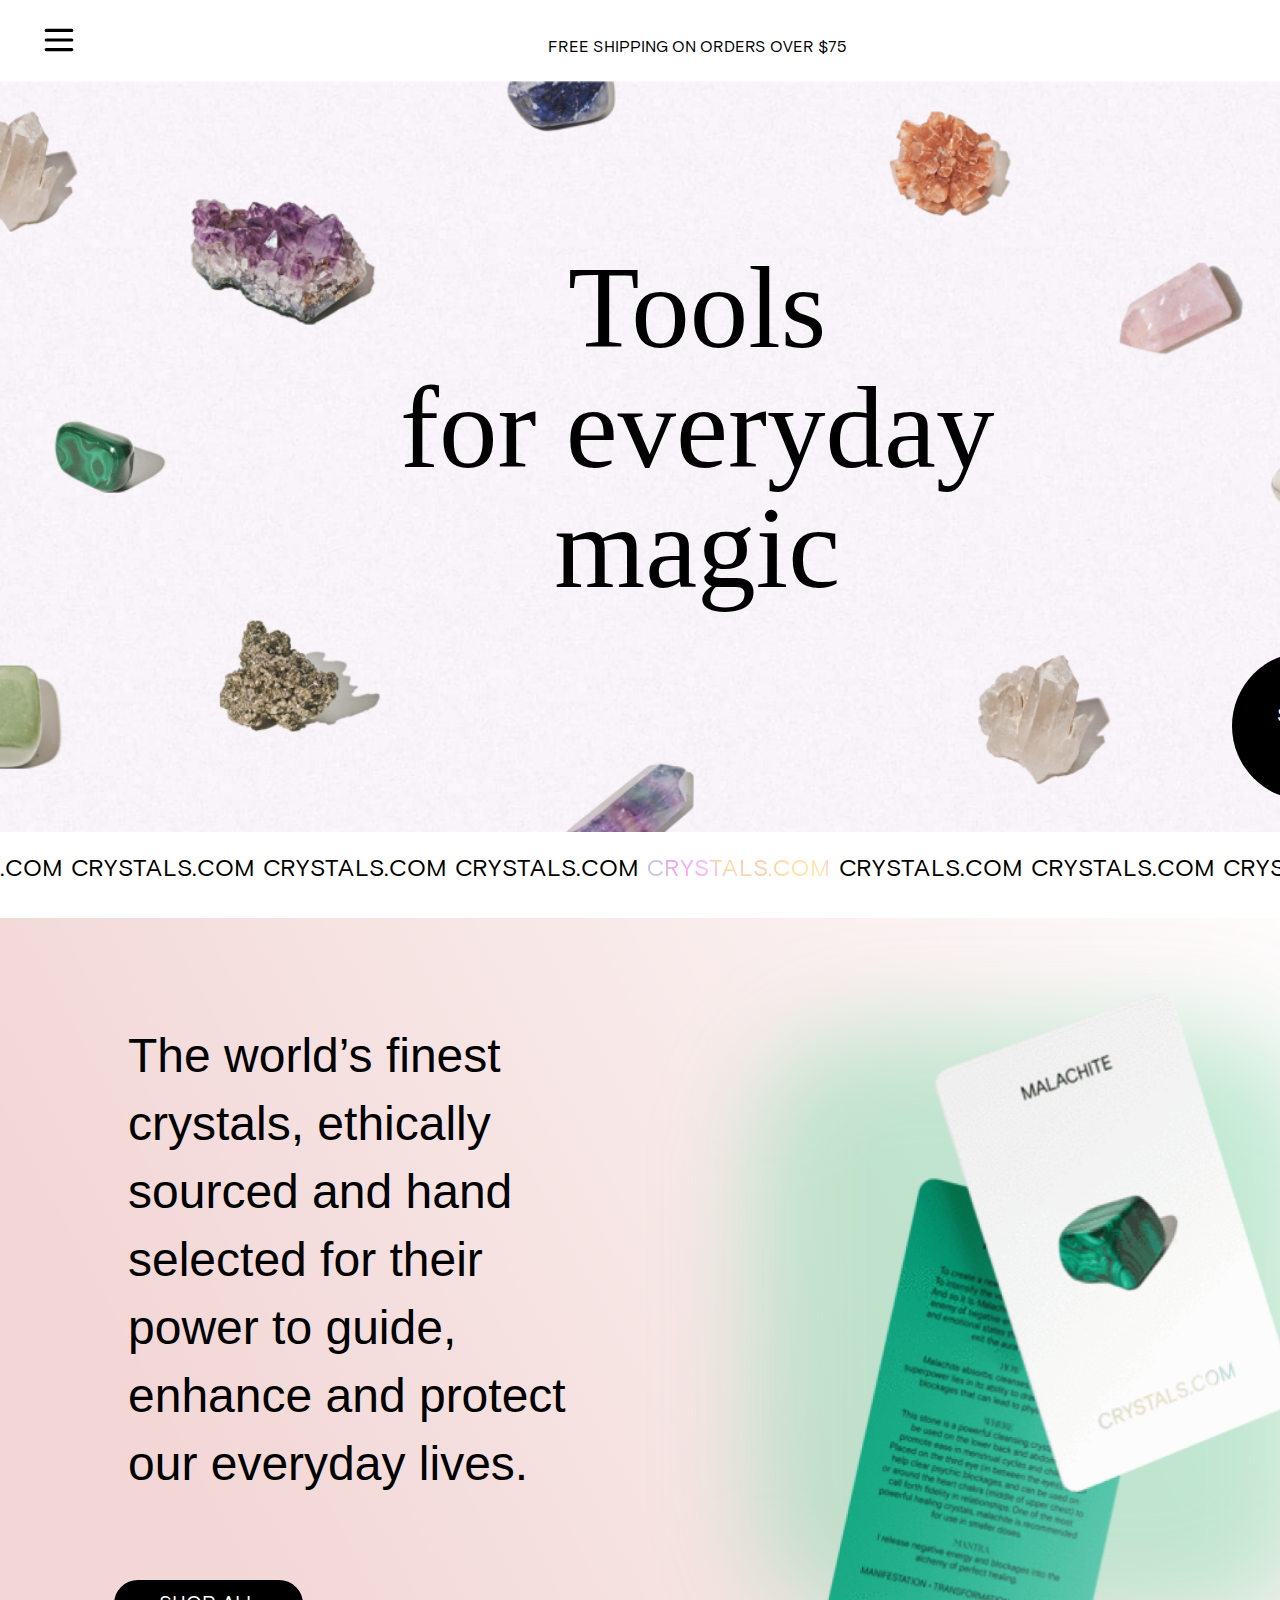
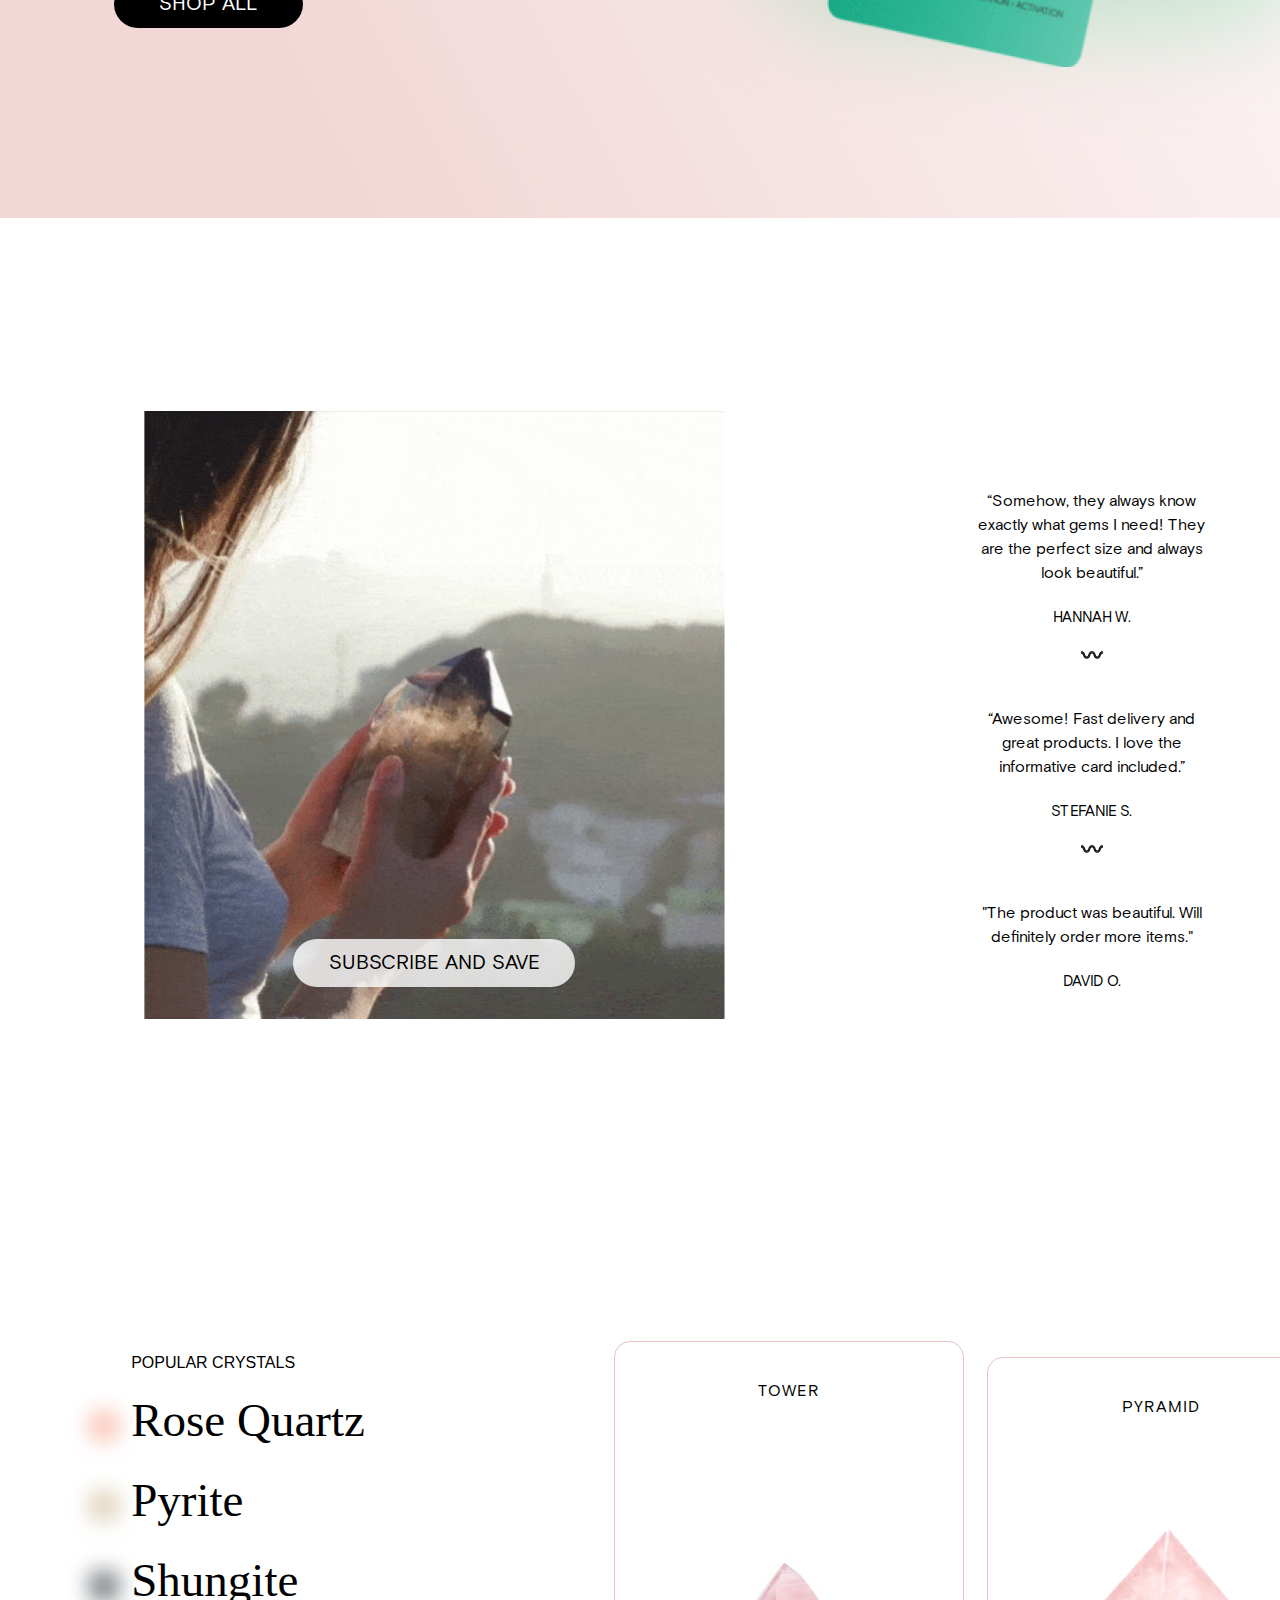
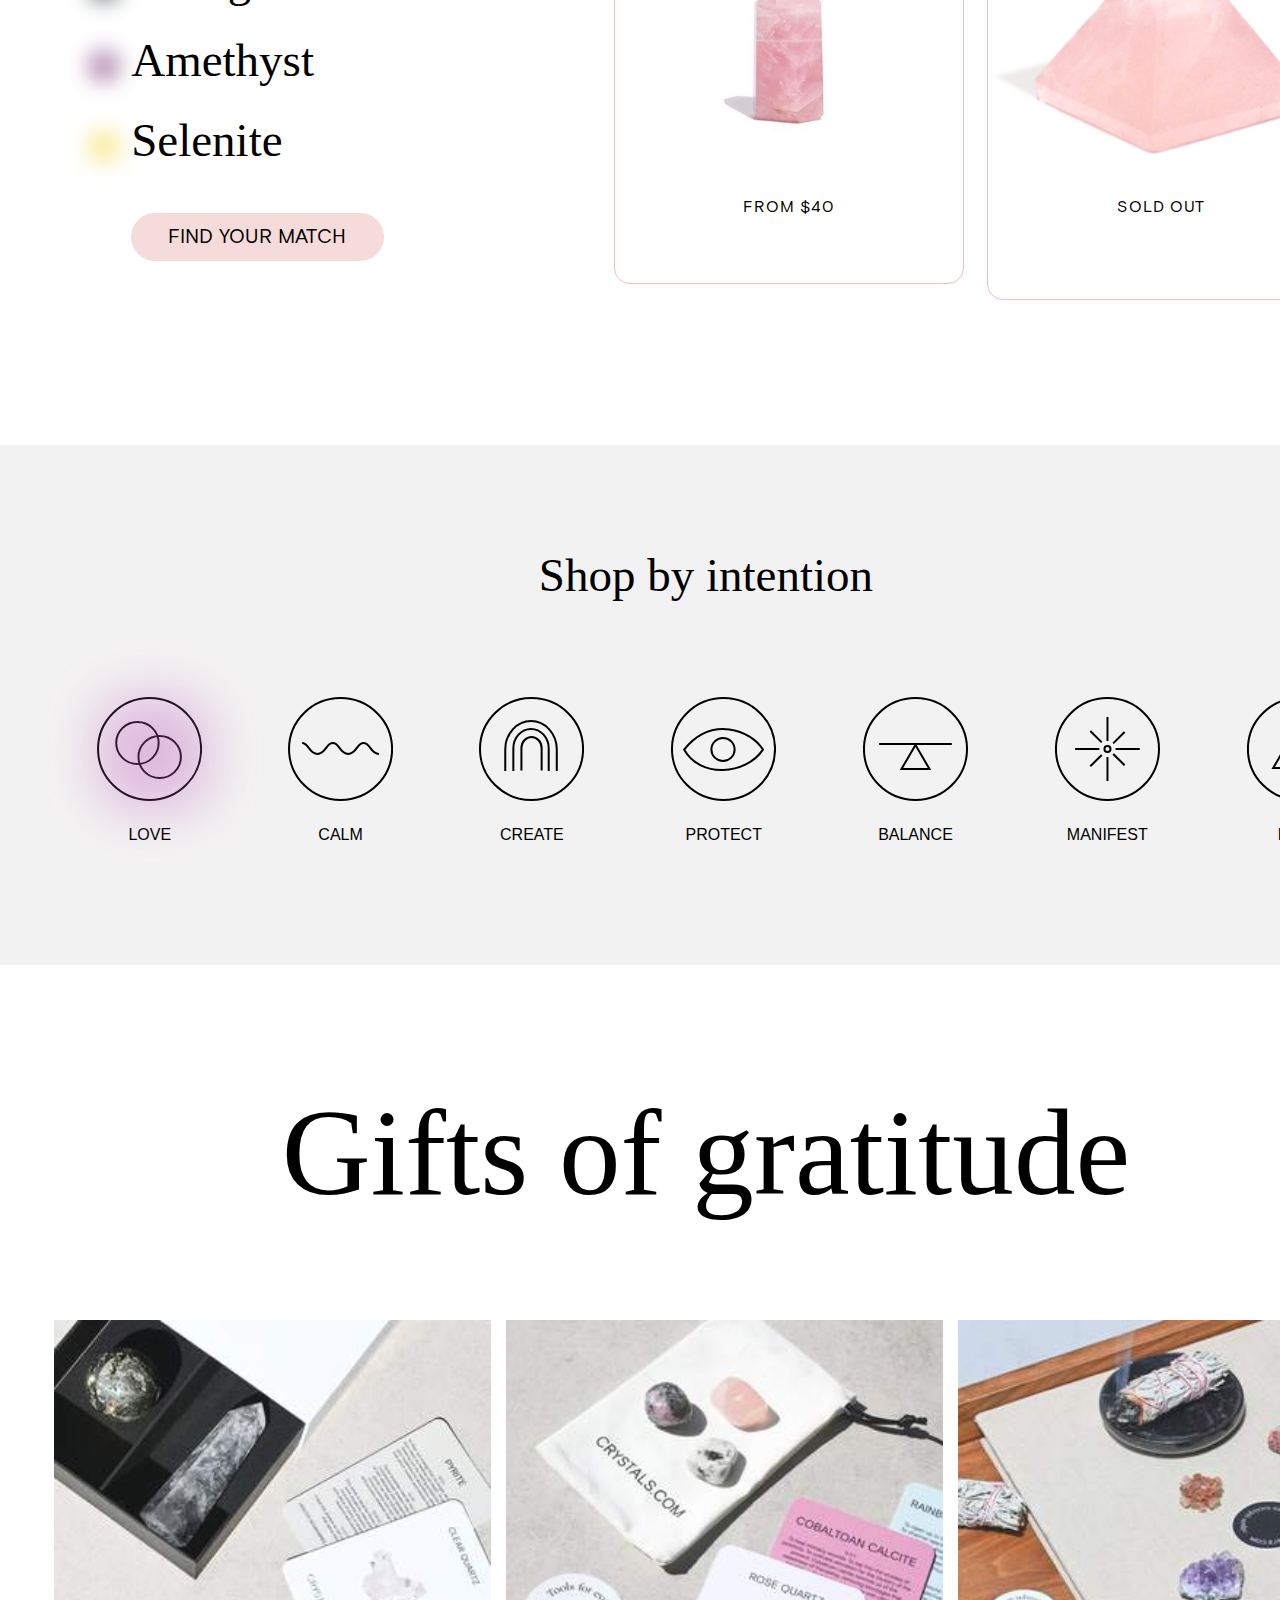
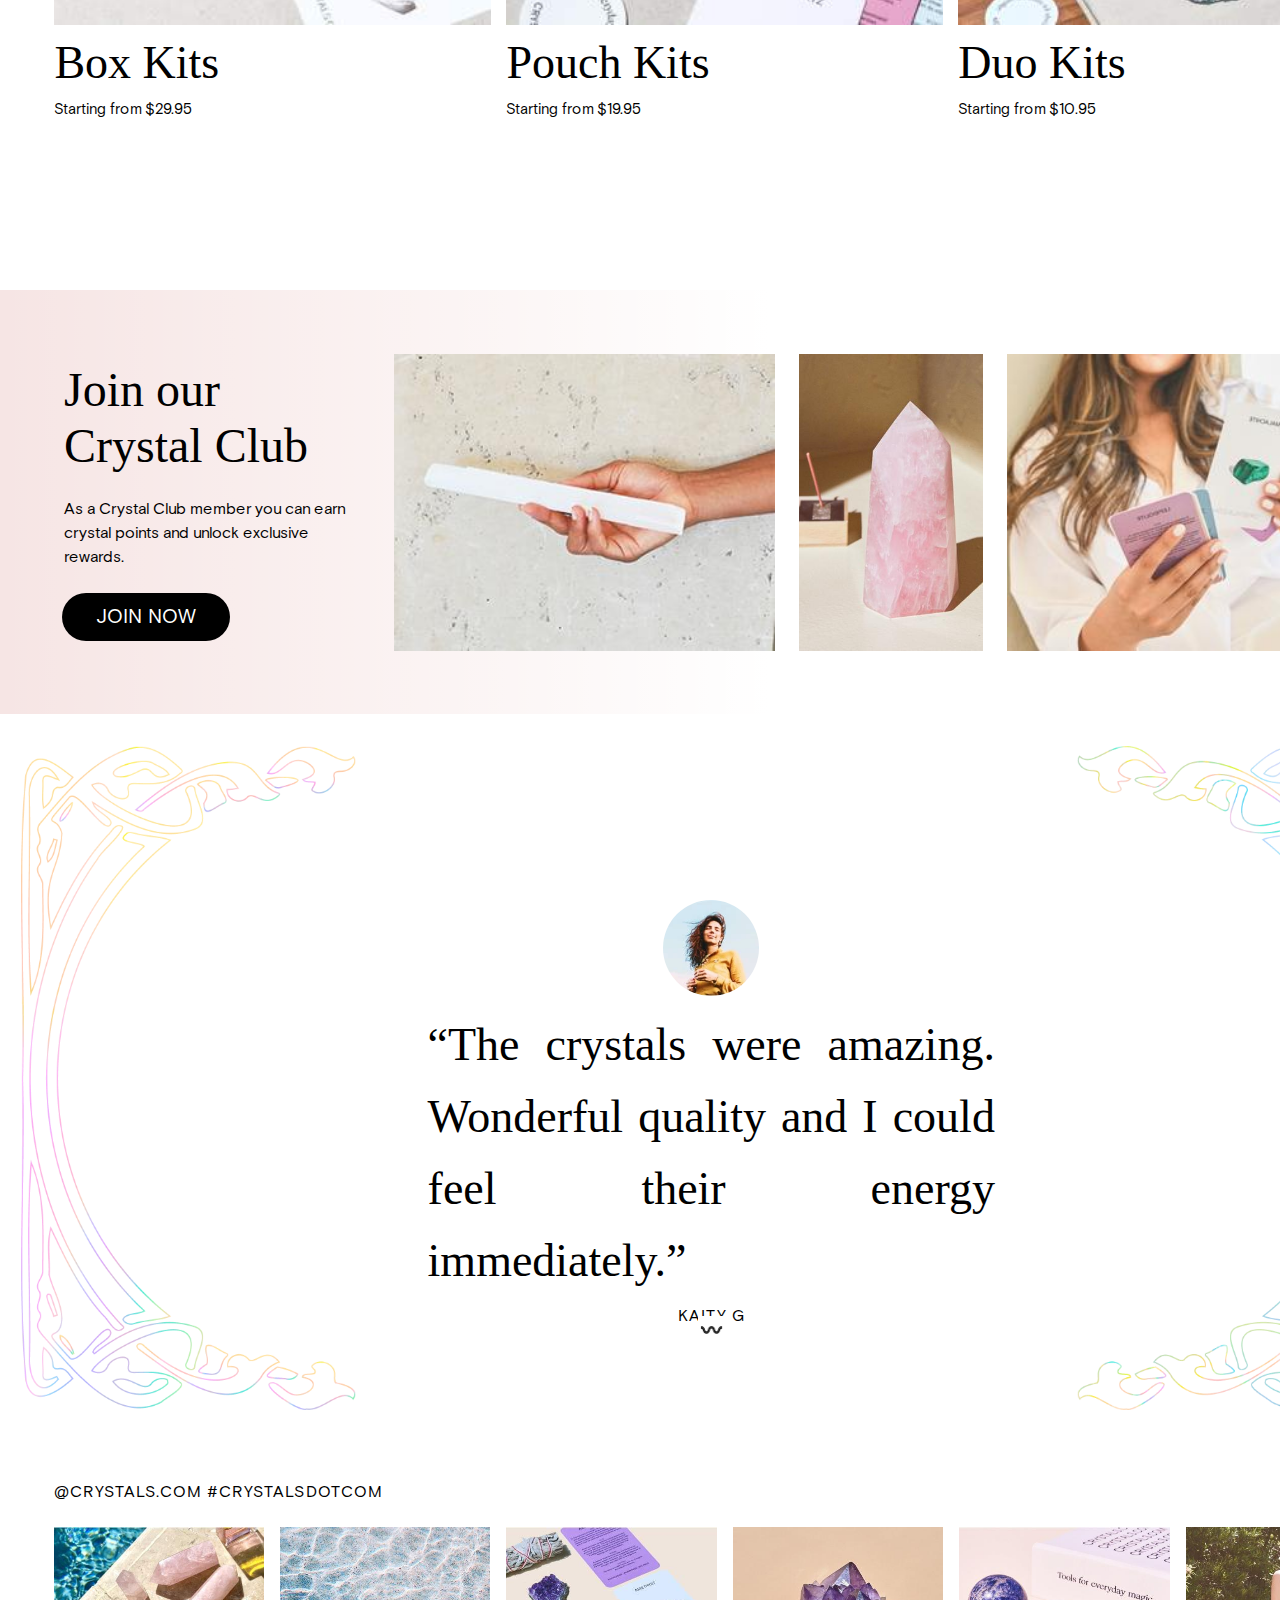
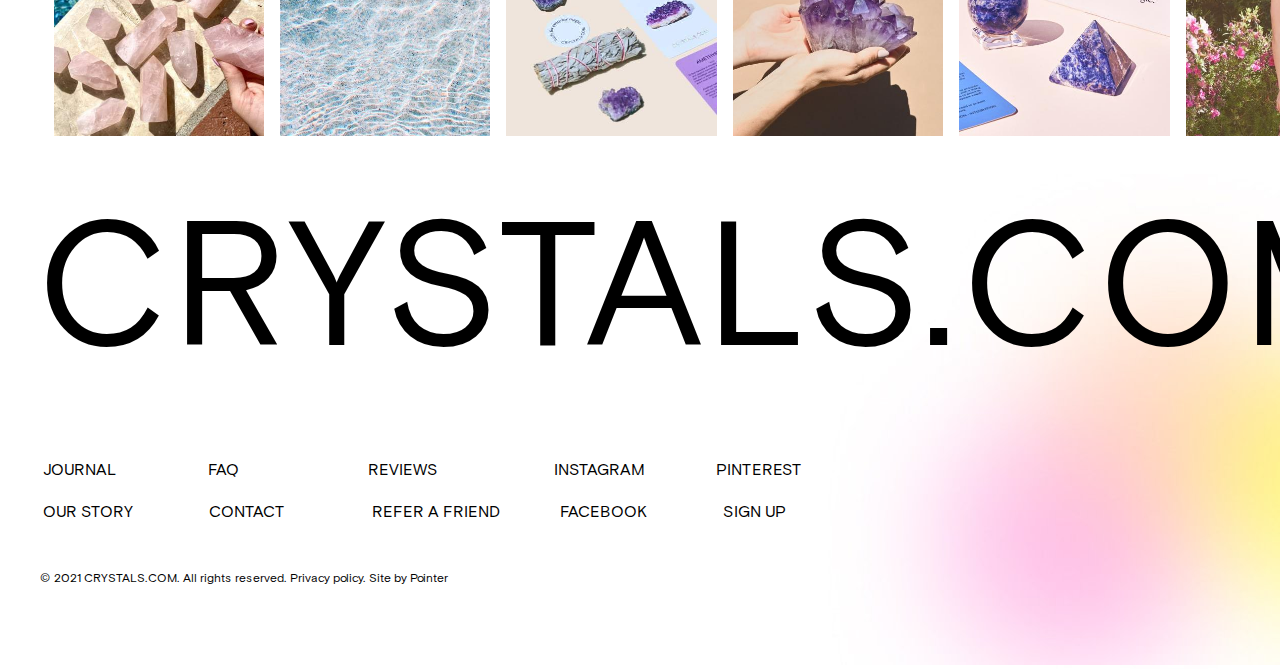
<file: index.html>
<!DOCTYPE html>
<html lang="en">

<head>
    <meta charset="UTF-8">
    <meta name="viewport" content="width=device-width, initial-scale=1.0">
    <link rel="stylesheet" href="style.css">
    <title>CRYSTAL</title>
</head>

<body>
    <div id="content">
        <header>
            <img src="pics/menu.svg" alt="menu" id="menu">
            <p id="header_text">Free shipping on orders over $75</p>
            <img src="pics/search.svg" alt="search" id="search">
            <img src="pics/prism.svg" alt="prism" id="prism">
        </header>
        <div id="promotion" class="block">
            <p id="prom_text">Tools<br>for everyday<br>magic</p>
            <div id="shop_now_btn">
                SHOP<br>NOW
            </div>
        </div>
        <div id="decor">
            <div id="decor_text">
                .com Crystals.com Crystals.com Crystals.com <span>Crystals.com</span> Crystals.com Crystals.com
                Crystals.com Crystals.com
            </div>
        </div>
        <div id="grad_promo" class="block">
            <div id="text_n_buttn">
                <p style="text-align: left;">The world’s finest crystals, ethically sourced and hand selected for their
                    power to guide, enhance
                    and protect our everyday lives.</p>
                <div id="shop_all_btn">shop all</div>
            </div>
            <div id="card_back"></div>
            <img src="pics/card.png" alt="card" id="card_img">
        </div>
        <div id="review" class="block">
            <div id="crystal_img">
                <div id="sub_n_save_btn">Subscribe and save</div>
            </div>
            <div id="first_review_block">
                <p class="review">“Somehow, they always know exactly what gems I need! They are the perfect size and
                    always look beautiful.”</p>
                <p class="author">Hannah w.</p>
                <img src="pics/review_separator1.png" alt="W" class="separator">
                <p class="review">“Awesome! Fast delivery and great products. I love the informative card included.”</p>
                <p class="author">Stefanie S.</p>
                <img src="pics/review_separator1.png" alt="W" class="separator">
                <p class="review">"The product was beautiful. Will definitely order more items."</p>
                <p class="author">DAVID O.</p>
            </div>
        </div>
        <div id="popular" class="block">
            <div id="buttons">
                <div class="button" style="background: #FACCBF;"></div>
                <div class="button" style="background: #E3D8C1;"></div>
                <div class="button" style="background: #878C8F;"></div>
                <div class="button" style="background: #C09DBD;"></div>
                <div class="button" style="background: #FAEDA3;"></div>
            </div>
            <div id="list">
                <p style="margin-bottom: 1.5rem;">POPULAR CRYSTALS</p>
                <p class="crystal_name">Rose Quartz</p>
                <p class="crystal_name">Pyrite</p>
                <p class="crystal_name">Shungite</p>
                <p class="crystal_name">Amethyst</p>
                <p class="crystal_name">Selenite</p>
                <div id="find_your_match_btn">Find your match</div>
            </div>
            <div id="prod_cards">
                <div class="product_card">
                    <p class="prod_name">TOWER</p>
                    <img src="pics/tower.jpeg" alt="tower.jpeg" id="tower_photo"><!---->
                    <p class="prod_price">FROM $40</p>
                </div>
                <div class="product_card">
                    <p class="prod_name">PYRAMID</p>
                    <img src="pics/pyramid.png" alt="pyramid.png" id="pyr_photo"><!---->
                    <p class="prod_price">SOLD OUT</p>
                </div>
            </div>
        </div>
        <div id="shop_by_int">
            <p id="shop_int">Shop by intention</p>
            <div id="circles_block">
                <div class="circle_n_text">
                    <div id="love"></div>
                    <img src="pics/love.svg" alt="love.svg" class="circle">
                    <p class="circ_text">LOVE</p>
                </div>
                <div class="circle_n_text">
                    <img src="pics/calm.svg" alt="" class="circle">
                    <p class="circ_text">CALM</p>
                </div>
                <div class="circle_n_text">
                    <img src="pics/create.svg" alt="create.svg" class="circle">
                    <p class="circ_text">CREATE</p>
                </div>
                <div class="circle_n_text">
                    <img src="pics/protect.svg" alt="protect.svg" class="circle">
                    <p class="circ_text">PROTECT</p>
                </div>
                <div class="circle_n_text">
                    <img src="pics/balance.svg" alt="balance.svg" class="circle">
                    <p class="circ_text">BALANCE</p>
                </div>
                <div class="circle_n_text">
                    <img src="pics/manifest.svg" alt="manifest.svg" class="circle">
                    <p class="circ_text">MANIFEST</p>
                </div>
                <div class="circle_n_text">
                    <img src="pics/heal.svg" alt="heal.svg" class="circle">
                    <p class="circ_text">HEAL</p>
                </div>
            </div>
        </div>
        <div id="gifts_o_grad">
            <p id="text_gifts">Gifts of gratitude</p><br>
            <div id="kits">
                <div class="kit_block">
                    <img src="pics/box_kit.jpeg" alt="" class="kit_photo">
                    <p class="kit_name">Box Kits</p>
                    <p class="kit_price">Starting from $29.95</p>
                </div>
                <div class="kit_block">
                    <img src="pics/pouch_kit.jpeg" alt="" class="kit_photo">
                    <p class="kit_name">Pouch Kits</p>
                    <p class="kit_price">Starting from $19.95</p>
                </div>
                <div class="kit_block">
                    <img src="pics/duo_kit.jpeg" alt="" class="kit_photo">
                    <p class="kit_name">Duo Kits</p>
                    <p class="kit_price">Starting from $10.95</p>
                </div>
            </div>
        </div>
        <div id="join_club">
            <div id="join_text">
                <p id="big_join">Join our Crystal Club</p>
                <p id="small_join">As a Crystal Club member you can earn crystal points and unlock exclusive rewards.
                </p>
                <div id="join_btn">JOIN NOW</div>
            </div>
            <img src="pics/join_photo1.jpeg" alt="" class="join_photo" id="ph1">
            <img src="pics/join_photo2.jpeg" alt="" class="join_photo" id="ph2">
            <img src="pics/join_photo3.jpeg" alt="" class="join_photo" id="ph3">
        </div>
        <div id="big_review" class="block">
            <img src="pics/left_arch.png" alt="" id="left_arch">
            <div id="single_review">
                <img src="pics/avatar.png" alt="" id="avatar">
                <p id="rev_text">“The crystals were amazing.
                    Wonderful quality and I could feel their energy immediately.”</p>
                <p id="big_author">Kaity g</p>
                <img src="pics/review_separator1.png" alt="" id="big_sep">
            </div>
            <img src="pics/right_arch.png" alt="" id="right_arch">
        </div>
        <div id="ig_photo">
            <p id="ig_text">@crystals.com #crystalsdotcom</p>
            <div id="ig_photos">
                <img src="pics/ig_photo1.jpeg" alt="" class="ig_photo">
                <img src="pics/ig_photo2.jpeg" alt="" class="ig_photo">
                <img src="pics/ig_photo3.jpeg" alt="" class="ig_photo">
                <img src="pics/ig_photo4.jpeg" alt="" class="ig_photo">
                <img src="pics/ig_photo5.jpeg" alt="" class="ig_photo">
                <img src="pics/ig_photo6.jpeg" alt="" class="ig_photo">
            </div>
        </div>
        <footer>
            <p id="giant_logo">CRYSTALS.COM</p>
            <div id="socials">
                <p class="social" style="margin-right: 5.5rem;">Journal</p>
                <p class="social" style="margin-right: 7.8rem;">FAQ</p>
                <p class="social" style="margin-right: 7rem;">Reviews</p>
                <p class="social" style="margin-right: 4.2rem;">Instagram</p>
                <p class="social">Pinterest</p>
                <br><br>
                <p class="social" style="margin-right: 4.5rem;">Our Story</p>
                <p class="social" style="margin-right: 5.2rem;">Contact</p>
                <p class="social" style="margin-right: 3.5rem;">Refer a Friend</p>
                <p class="social" style="margin-right: 4.5rem;">Facebook</p>
                <p class="social">Sign up</p>
            </div>
            <p id="rights">© 2021 CRYSTALS.COM. All rights reserved. Privacy policy. Site by Pointer</p>
        </footer>
    </div>
</body>

</html>
</file>
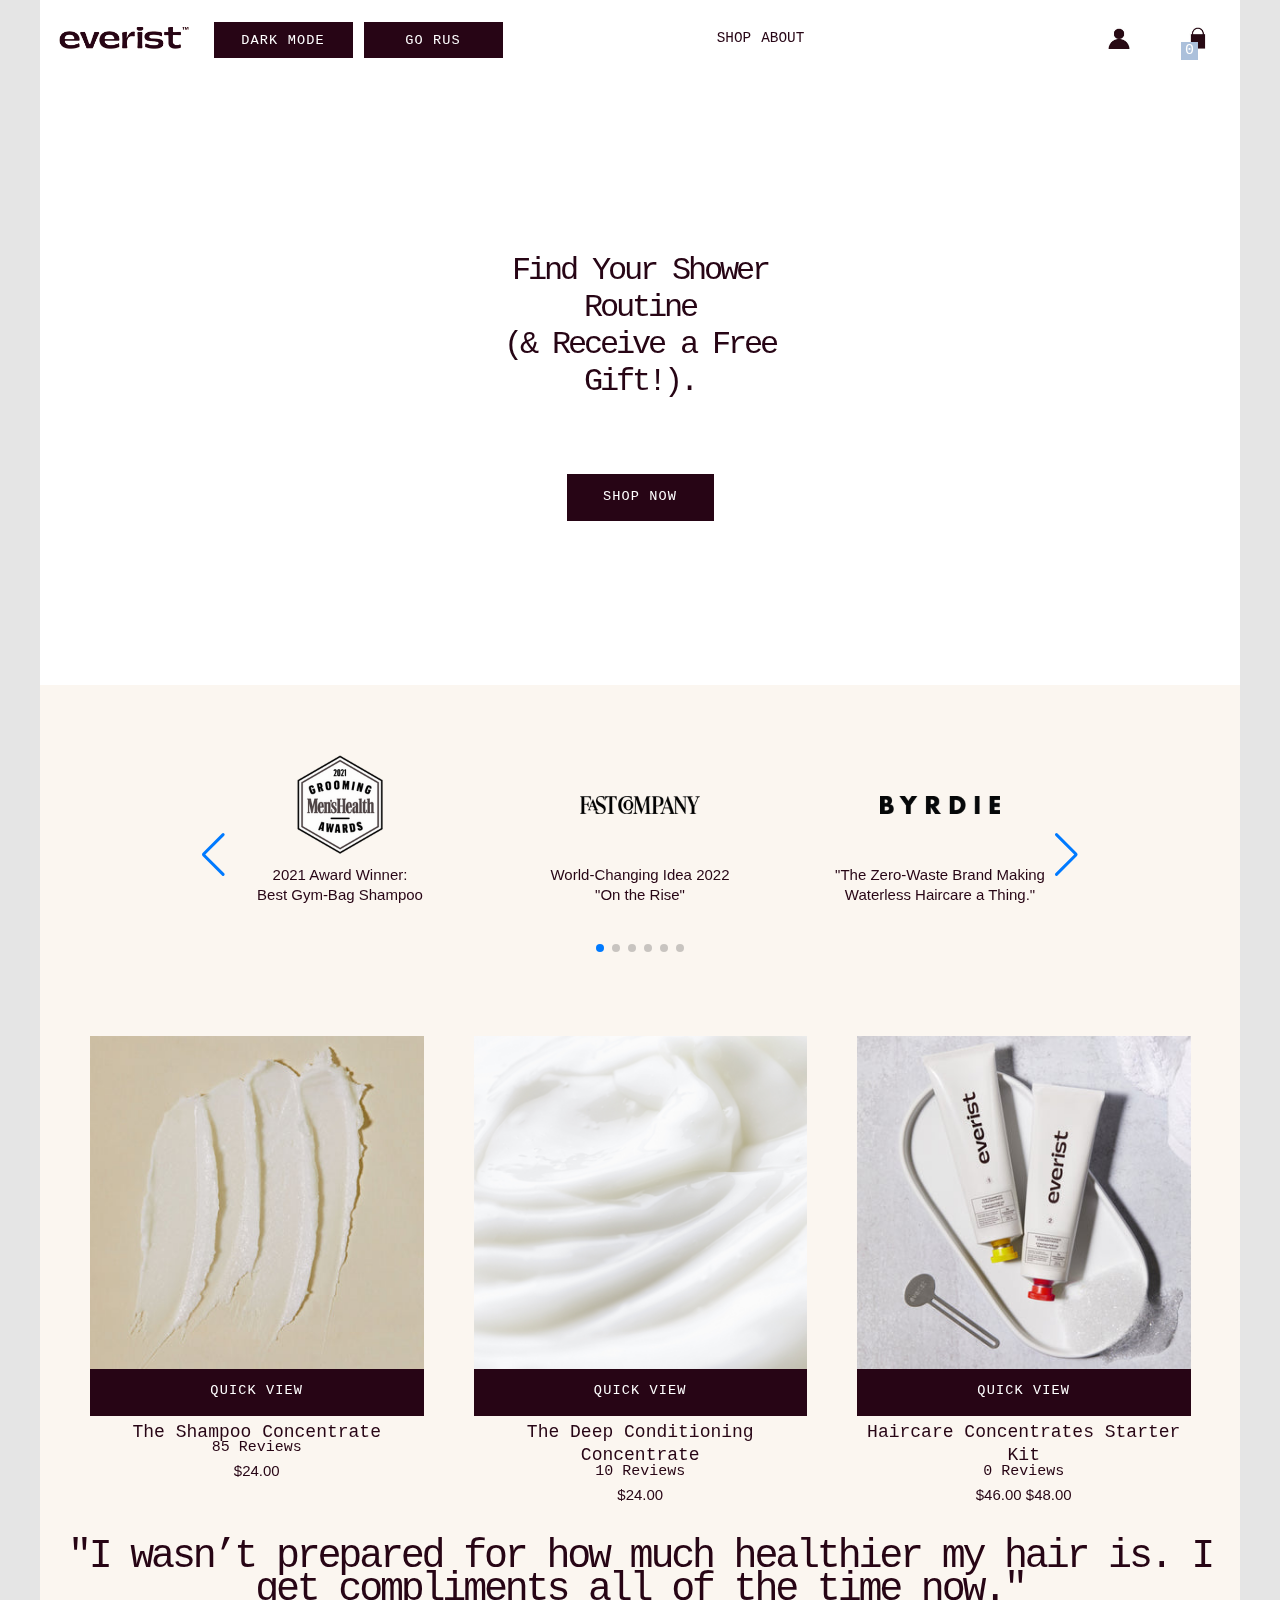
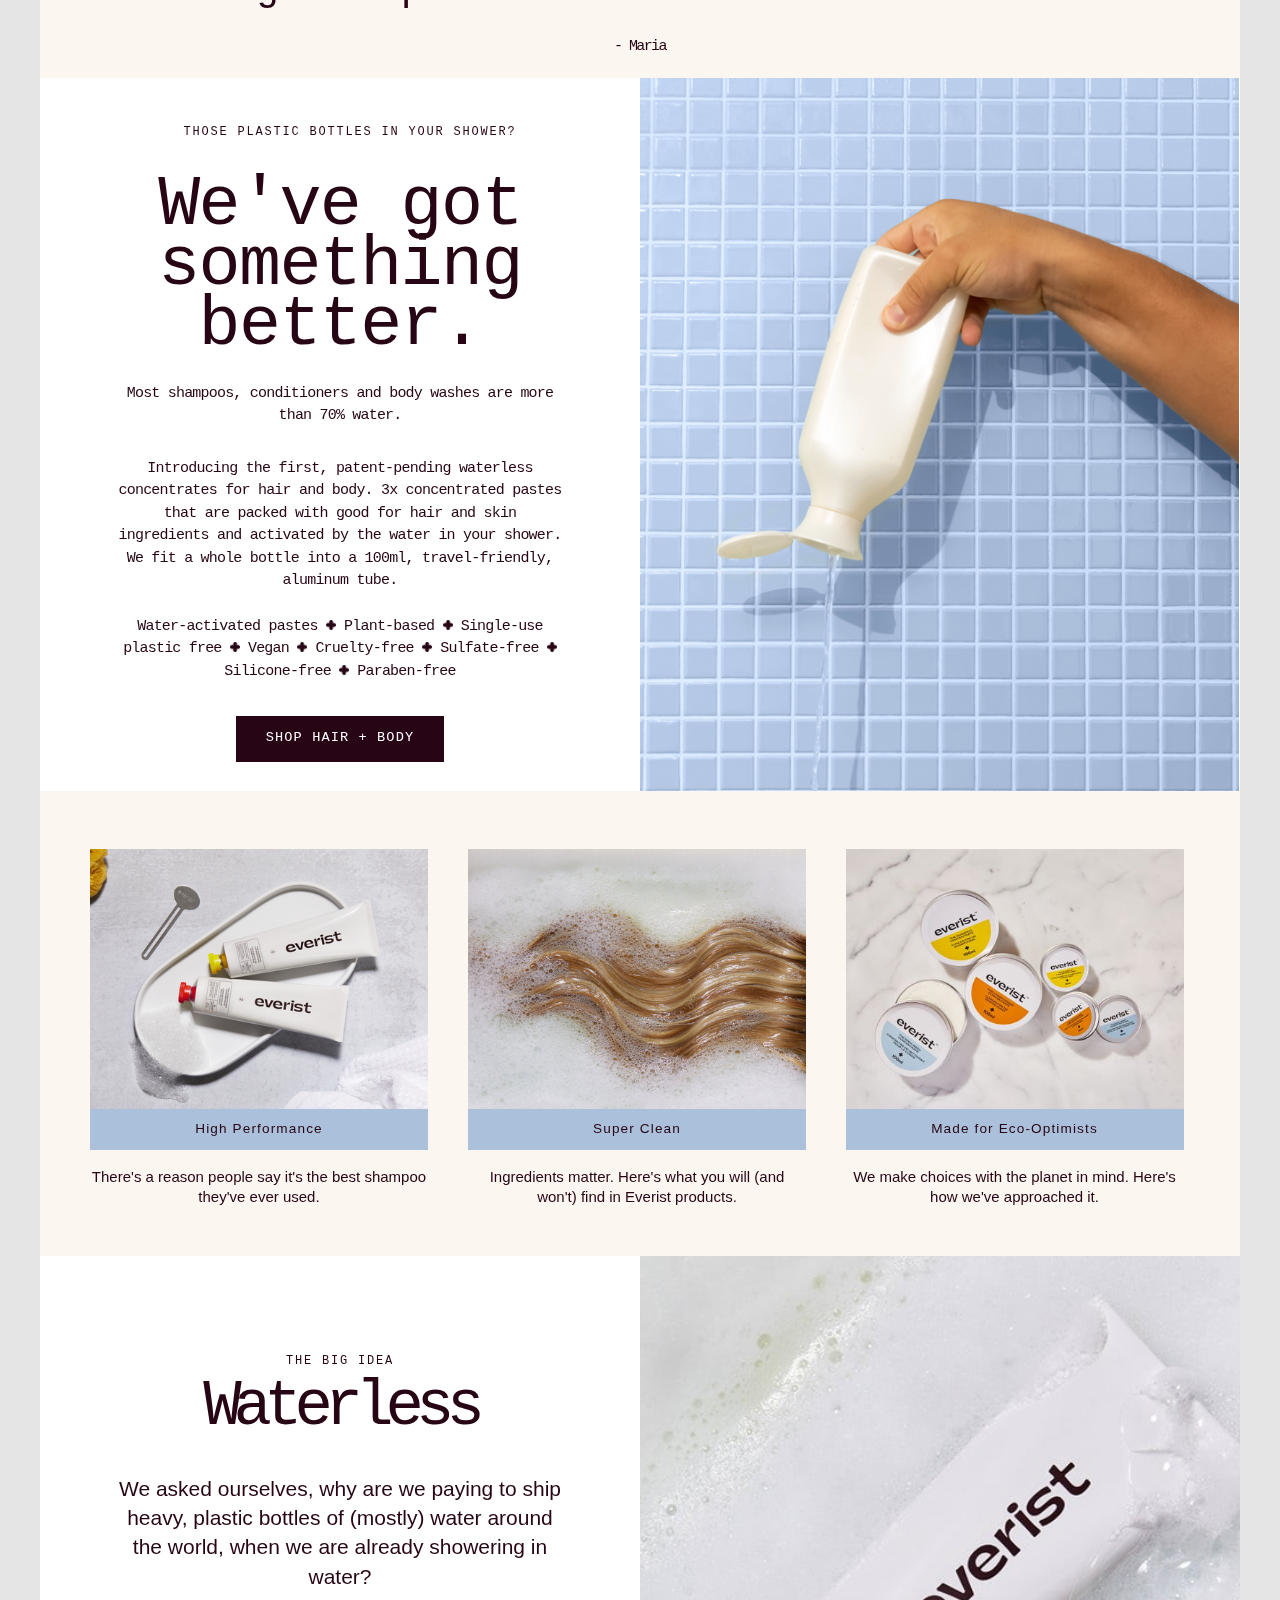
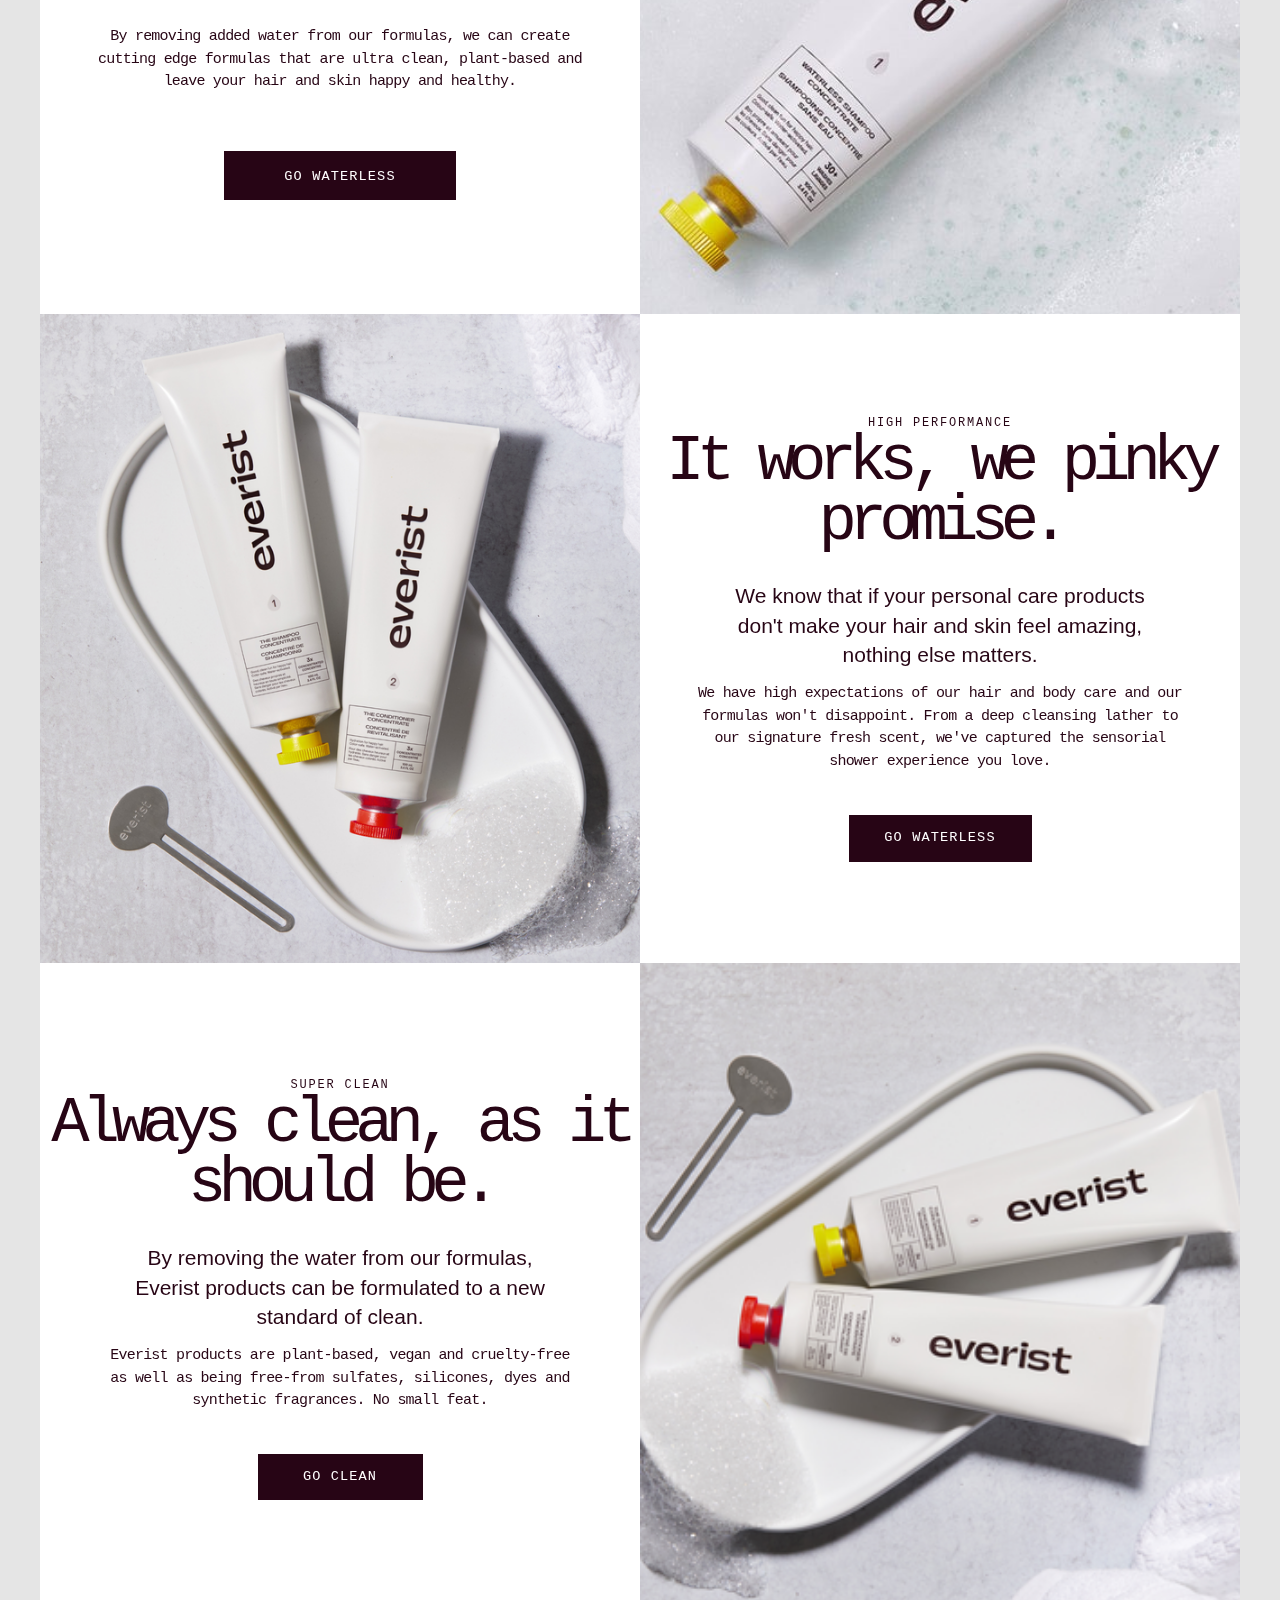
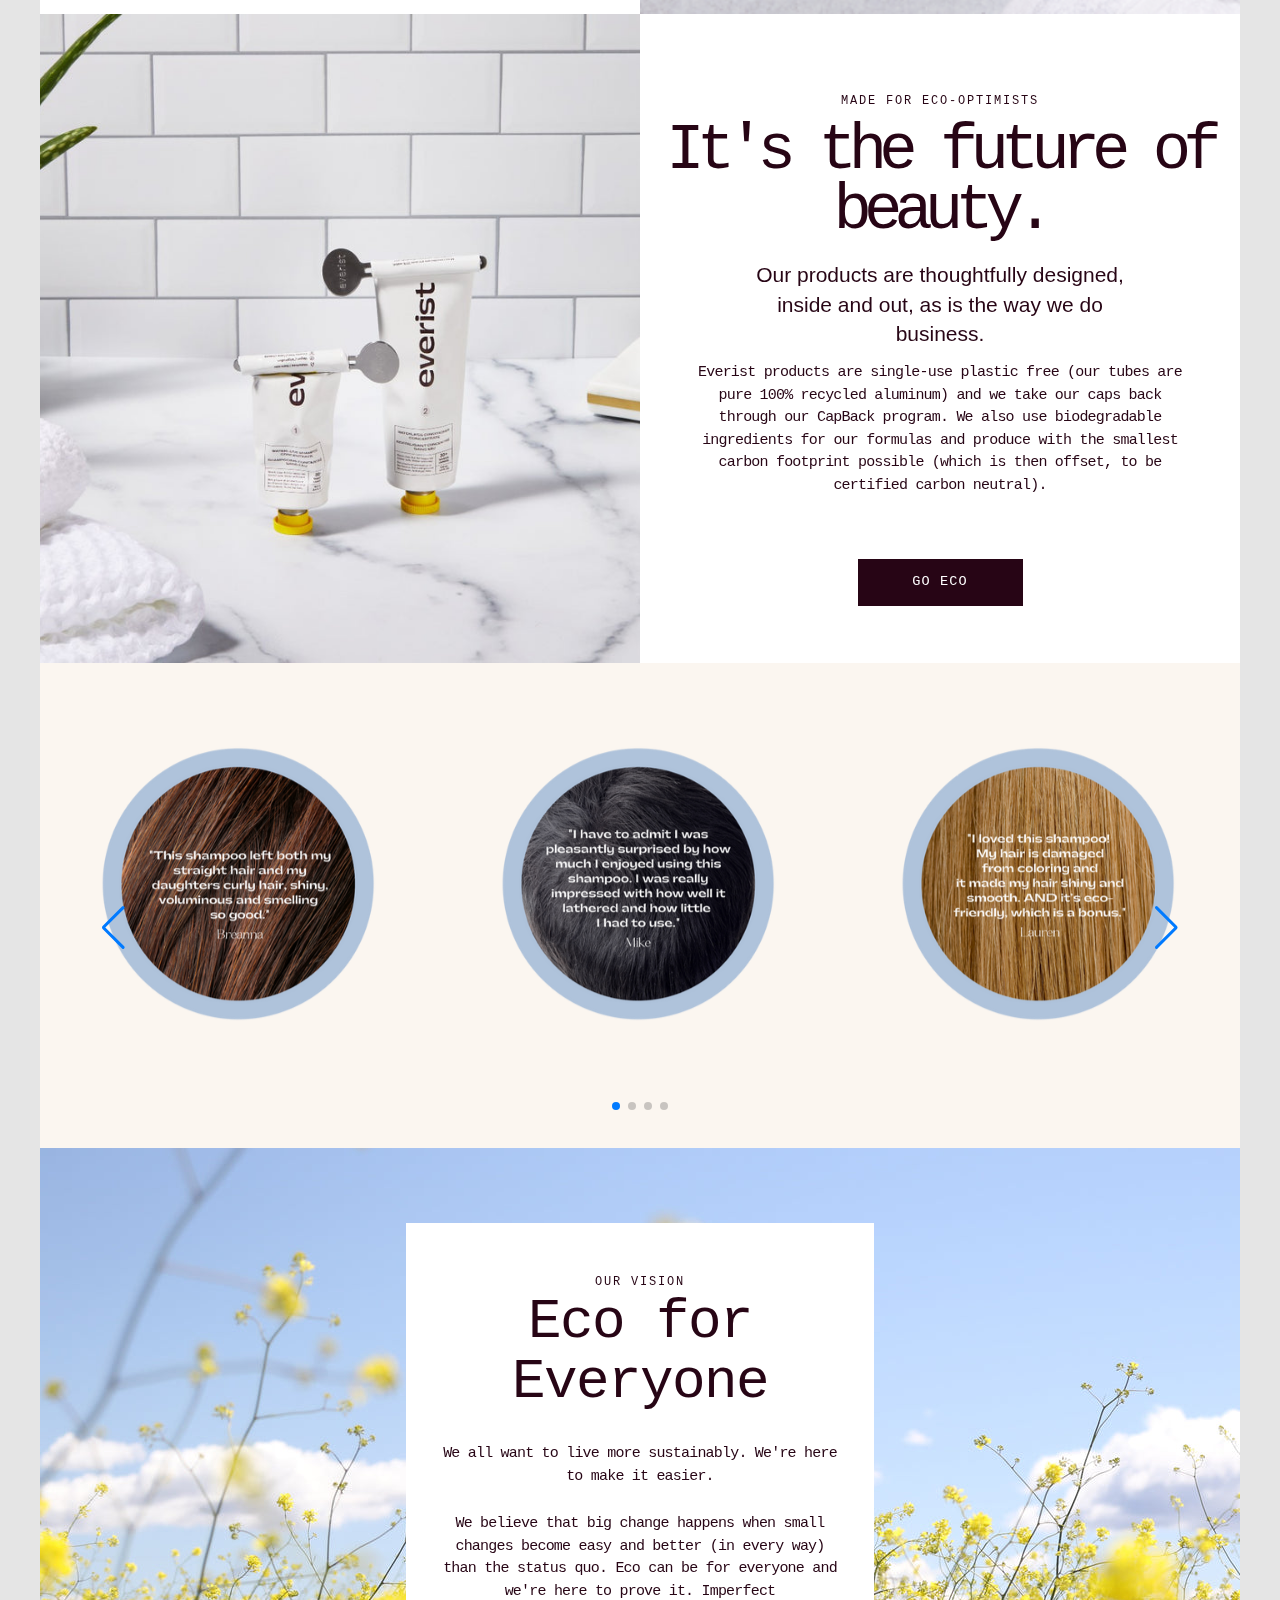
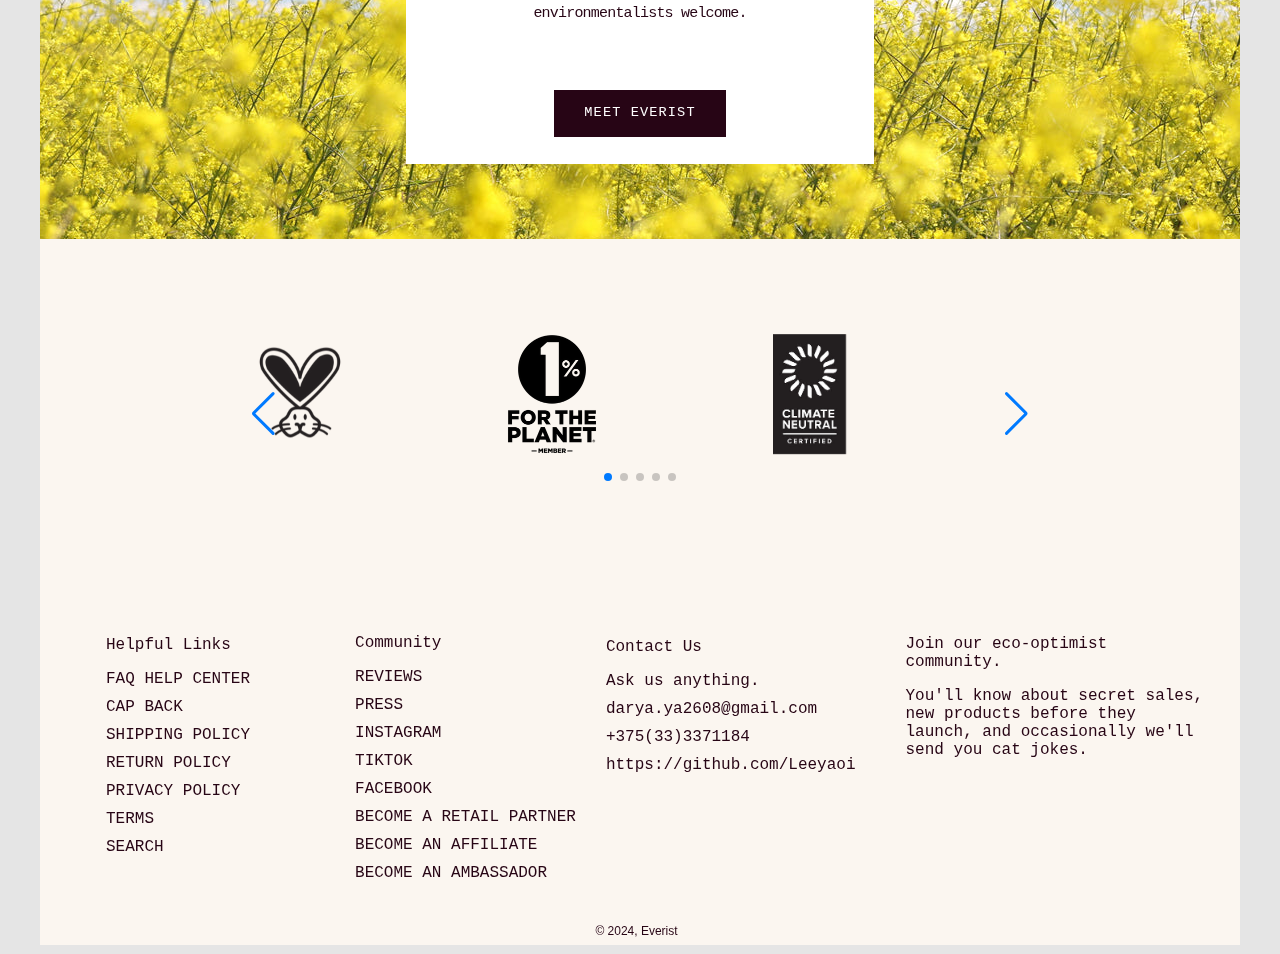
<file: pages/index.html>
<!DOCTYPE html>
<html lang="en">

<head>
    <meta charset="UTF-8">
    <meta name="viewport" content="width=device-width, initial-scale=1.0">
    <link rel="stylesheet" href="../style/base_css.css">
    <link rel="stylesheet" href="../style/first_pg.css">
    <link rel="stylesheet" href="../style/swiper-bundle.min.css" />
    <link type="Image/x-icon" href="../source/favicon.png" rel="icon">

    <title>Everist</title>
</head>

<body>
    <div class="content">
        <div class="bg_shad"></div>
        <header class="header" id="white">
            <a href="index.html" style="width: 80%; margin: auto;">
                <img src="../source/logo.png" alt="everist" id="logo">
            </a>
            <div class="button usual" id="dark_theme" data-lang="mode">Dark mode</div>
            <div class="button usual" id="lang" data-lang="lang">Go RUS</div>
            <div id="menu">
                <ul class="menu_list">
                    <li>
                        <a class="menu_el" href="shop.html" id="shop" data-lang="shop">shop</a>
                    </li>
                    <li>
                        <a class="menu_el" href="about.html" id="about" data-lang="about">about</a>
                    </li>
                    <li>
                        <a class="menu_el" href="admin_panel.html" id="admin_panel" data-lang="admin">admin panel</a>
                    </li>
                </ul>
            </div>
            <a href="log_in_page.html" style="z-index: 4; width: fit-content;">
                <img src="../source/user_photo.jpeg" alt="user" id="user_photo"></a>
            <div class="cart">
                <img src="../source/shopping_cart.jpeg" alt="cart" id="shopping_cart">
                <p id="cart_num">0</p>
            </div>
            <button id="burger-menu">
                <span></span>
                <span></span>
                <span></span>
            </button>
            <div id="menu_b">
                <ul class="menu_list">
                    <li>
                        <a class="menu_el" href="shop.html" id="shop" data-lang="shop">shop</a>
                    </li>
                    <li>
                        <a class="menu_el" href="about.html" id="about" data-lang="about">about</a>
                    </li>
                    <li>
                        <a class="menu_el" href="admin_panel.html" id="admin_panel" data-lang="admin">admin panel</a>
                    </li>
                    <li>
                        <div class="button for_mobile" id="dark_theme" data-lang="mode">Dark mode</div>
                        <div class="button for_mobile" id="lang" data-lang="lang">Go RUS</div>
                    </li>
                </ul>
            </div>
        </header>
        <div class="big_section" id="white">
            <div id="find_routine" data-lang="find_routine">
                Find Your Shower<br> Routine <br>(& Receive a Free Gift!).
            </div>
            <a href="shop.html">
                <div class="button" id="shop_now" data-lang="shop_now">shop now</div>
            </a>
        </div>
        <div class="awards_slider" id="beige">
            <div class="swiper">
                <div class="swiper-wrapper">
                    <div class="swiper-slide">
                        <div class="award">
                            <img class="award_img" src="../source/awards/el1.png" alt="">
                            <p class="award_p" data-lang="award1">2021 Award Winner:<br>Best Gym-Bag Shampoo</p>
                        </div>
                    </div>
                    <div class="swiper-slide">
                        <div class="award">
                            <img class="award_img" src="../source/awards/el2.png" alt="">
                            <p class="award_p" data-lang="award2">World-Changing Idea 2022<br>"On the Rise"</p>
                        </div>
                    </div>
                    <div class="swiper-slide">
                        <div class="award">
                            <img class="award_img" src="../source/awards/el3.png" alt="">
                            <p class="award_p" data-lang="award3">"The Zero-Waste Brand Making Waterless Haircare a
                                Thing."</p>
                        </div>
                    </div>
                    <div class="swiper-slide">
                        <div class="award">
                            <img class="award_img" src="../source/awards/el4.png" alt="">
                            <p class="award_p" data-lang="award4">2021 Award-Winner:<br>Best Conscious Haircare Buys</p>
                        </div>
                    </div>
                    <div class="swiper-slide">
                        <div class="award">
                            <img class="award_img" src="../source/awards/el5.png" alt="">
                            <p class="award_p" data-lang="award5">2021 Award-Winner:<br>Best of Waterless</p>
                        </div>
                    </div>
                    <div class="swiper-slide">
                        <div class="award">
                            <img class="award_img" src="../source/awards/el6.png" alt="">
                            <p class="award_p" data-lang="award6">"Everist has perfected no-water paste formulas for
                                shampoo and
                                conditioner."
                            </p>
                        </div>
                    </div>
                </div>
                <!-- If we need pagination -->
                <div class="swiper-pagination"></div>

                <!-- If we need navigation buttons -->
                <div class="swiper-button-prev"></div>
                <div class="swiper-button-next"></div>
            </div>
        </div>
        <div class="products" id="beige">
            <div id="product_block">
                <img src="../source/product1.jpeg" alt="" class="prod_img">
                <div class="button" id="quick_view" data-lang="quick_view">quick view</div>
                <p class="prod_name" data-lang="prod1">The Shampoo Concentrate</p>
                <p class="review_num" data-lang="review1">85 Reviews</p>
                <p class="prod_cost">$24.00</p>
            </div>
            <div id="product_block">
                <img src="../source/product2.png" alt="" class="prod_img">
                <div class="button" id="quick_view" data-lang="quick_view">quick view</div>
                <p class="prod_name" data-lang="prod2">The Deep Conditioning Concentrate</p>
                <p class="review_num" data-lang="review2">10 Reviews</p>
                <p class="prod_cost">$24.00</p>
            </div>
            <div id="product_block">
                <img src="../source/product3.jpeg" alt="" class="prod_img">
                <div class="button" id="quick_view" data-lang="quick_view">quick view</div>
                <p class="prod_name" data-lang="prod3">Haircare Concentrates Starter Kit</p>
                <p class="review_num" data-lang="review3">0 Reviews</p>
                <p class="prod_cost">$46.00 $48.00</p>
            </div>
        </div>
        <div class="single_review" id="beige">
            <p class="big_text" data-lang="single_review_bt">"I wasn’t prepared for how much healthier my hair is. I get
                compliments all of the time
                now."</p>
            <p class="big_author" data-lang="single_review_ba">- Maria</p>
        </div>
        <div class="eco_bottle" id="white">
            <div class="info">
                <p class="little_name eco_first" data-lang="eco_first_ln">Those plastic bottles in your shower?</p>
                <p class="big_take eco_first" data-lang="eco_first_bt">We've got something better.</p>
                <p class="p2 eco_first" data-lang="eco_first_p1">Most shampoos, conditioners and body washes are more
                    than 70% water.</p>
                <p class="p2 eco_second" data-lang="eco_first_p2">Introducing the first, patent-pending waterless
                    concentrates for hair and body.
                    3x
                    concentrated pastes that are packed with good for hair and skin ingredients and activated by the
                    water in your shower. We fit a whole bottle into a 100ml, travel-friendly, aluminum tube.</p>
                <p class="p2 pros_list">
                    <span data-lang="pro1">Water-activated pastes</span> <img class="sep"
                        src="../source/list_styler.png">
                    <span data-lang="pro2">Plant-based</span> <img class="sep" src="../source/list_styler.png">
                    <span data-lang="pro3">Single-use plastic free</span> <img class="sep"
                        src="../source/list_styler.png">
                    <span data-lang="pro4">Vegan</span> <img class="sep" src="../source/list_styler.png">
                    <span data-lang="pro5">Cruelty-free</span> <img class="sep" src="../source/list_styler.png">
                    <span data-lang="pro6">Sulfate-free</span> <img class="sep" src="../source/list_styler.png">
                    <span data-lang="pro7">Silicone-free</span> <img class="sep" src="../source/list_styler.png">
                    <span data-lang="pro8">Paraben-free</span>
                </p>
                <a href="shop.html">
                    <div class="button" id="shop_hair_n_body" data-lang="shop_hair_n_body">Shop hair + body</div>
                </a>
            </div>
            <img src="../source/eco_bottle.png" alt="eco bottle" id="eco_bottle">
        </div>
        <div class="advantages" id="beige">
            <div class="adv_block first">
                <img src="../source/advantage1.png" class="adv_img">
                <div class="button summary" data-lang="adv1_btn">High Performance</div>
                <div class="text summary" data-lang="adv1_txt">There's a reason people say it's the best shampoo they've
                    ever used.</div>
            </div>
            <div class="adv_block second">
                <img src="../source/advantage2.jpeg" class="adv_img">
                <div class="button summary" data-lang="adv2_btn">Super Clean</div>
                <div class="text summary" data-lang="adv2_txt">Ingredients matter. Here's what you will (and won't) find
                    in Everist products.
                </div>
            </div>
            <div class="adv_block third">
                <img src="../source/advantage3.jpeg" class="adv_img">
                <div class="button summary" data-lang="adv3_btn">Made for Eco-Optimists</div>
                <div class="text summary" data-lang="adv3_txt">We make choices with the planet in mind. Here's how we've
                    approached it.</div>
            </div>
        </div>
        <div class="photos_n_buttons" id="white">
            <div class="photo_n_btn_block">
                <div class="info n_btn first">
                    <p class="little_name first" data-lang="ln1">THE BIG IDEA</p>
                    <p class="big_take first" data-lang="bt1">Waterless</p>
                    <p class="p1 first" data-lang="p11">We asked ourselves, why are we paying to ship heavy, plastic
                        bottles of (mostly)
                        water around the world, when we are already showering in water?</p>
                    <p class="p2 first" data-lang="p21">By removing added water from our formulas, we can create cutting
                        edge formulas
                        that are ultra clean, plant-based and leave your hair and skin happy and healthy.</p>
                    <a href="shop.html">
                        <div class="button first" data-lang="btn1">GO WATERLESS</div>
                    </a>
                </div>
                <img src="../source/photo1.jpeg" alt="" class="photo first">
            </div>
            <div class="photo_n_btn_block">
                <img src="../source/photo2.png" alt="" class="photo second">
                <div class="info n_btn second">
                    <p class="little_name second" data-lang="ln2">High Performance</p>
                    <p class="big_take second" data-lang="bt2">It works, we pinky promise.</p>
                    <p class="p1 second" data-lang="p12">We know that if your personal care products don't make your
                        hair and skin feel
                        amazing, nothing else matters.</p>
                    <p class="p2 second" data-lang="p22">We have high expectations of our hair and body care and our
                        formulas won't
                        disappoint. From a deep cleansing lather to our signature fresh scent, we've captured the
                        sensorial shower experience you love.</p>
                    <a href="shop.html">
                        <div class="button second" data-lang="btn1">GO WATERLESS</div>
                    </a>
                </div>
            </div>
            <div class="photo_n_btn_block">
                <div class="info n_btn third">
                    <p class="little_name third" data-lang="ln3">Super Clean</p>
                    <p class="big_take third" data-lang="bt3">Always clean, as it should be.</p>
                    <p class="p1 third" data-lang="p13">By removing the water from our formulas, Everist products can be
                        formulated to a
                        new standard of clean.</p>
                    <p class="p2 third" data-lang="p23">Everist products are plant-based, vegan and cruelty-free as well
                        as being
                        free-from sulfates, silicones, dyes and synthetic fragrances. No small feat.</p>
                    <a href="shop.html">
                        <div class="button third" data-lang="btn3">GO CLEAN</div>
                    </a>
                </div>
                <img src="../source/photo3.png" alt="" class="photo third">
            </div>
            <div class="photo_n_btn_block">
                <img src="../source/photo4.jpeg" alt="" class="photo fourth">
                <div class="info n_btn fourth">
                    <p class="little_name fourth" data-lang="ln4">Made for Eco-Optimists</p>
                    <p class="big_take fourth" data-lang="bt4">It's the future of beauty.</p>
                    <p class="p1 fourth" data-lang="p14">Our products are thoughtfully designed, inside and out, as is
                        the way we do
                        business.</p>
                    <p class="p2 fourth" data-lang="p24">Everist products are single-use plastic free (our tubes are
                        pure 100% recycled
                        aluminum) and we take our caps back through our CapBack program. We also use biodegradable
                        ingredients for our formulas and produce with the smallest carbon footprint possible (which is
                        then offset, to be certified carbon neutral).</p>
                    <a href="shop.html">
                        <div class="button fourth" data-lang="btn4">GO ECO</div>
                    </a>
                </div>
            </div>
        </div>
        <div class="hair_slider" id="beige">
            <div class="swiper">
                <div class="swiper-wrapper">
                    <div class="swiper-slide">
                        <div class="hair">
                            <img class="hair_img" src="../source/hair/hair1.png" alt="">
                        </div>
                    </div>
                    <div class="swiper-slide">
                        <div class="hair">
                            <img class="hair_img" src="../source/hair/hair2.png" alt="">
                        </div>
                    </div>
                    <div class="swiper-slide">
                        <div class="hair">
                            <img class="hair_img" src="../source/hair/hair3.png" alt="">
                        </div>
                    </div>
                    <div class="swiper-slide">
                        <div class="hair">
                            <img class="hair_img" src="../source/hair/hair4.png" alt="">
                        </div>
                    </div>
                </div>
                <!-- If we need pagination -->
                <div class="swiper-pagination"></div>

                <!-- If we need navigation buttons -->
                <div class="swiper-button-prev"></div>
                <div class="swiper-button-next"></div>
            </div>
        </div>
        <div class="eco_vision">
            <div class="eco_info" id="white">
                <p class="little_name eco" data-lang="eco_ln">Our VISION</p>
                <p class="big_take eco" data-lang="eco_bt">Eco for<br>Everyone</p>
                <p class="p2 eco" data-lang="eco_p1">We all want to live more sustainably. We're here to make it easier.
                </p>
                <p class="p2 eco2" data-lang="eco_p2">We believe that big change happens when small changes become easy
                    and better (in
                    every
                    way) than the status quo. Eco can be for everyone and we're here to prove it. Imperfect
                    environmentalists welcome.</p>
                <a href="shop.html">
                    <div class="button eco" data-lang="eco_btn">MEET EVERIST</div>
                </a>
            </div>
        </div>
        <div class="eco_pins_slider" id="beige">
            <div class="swiper">
                <div class="swiper-wrapper">
                    <div class="swiper-slide">
                        <div class="pin">
                            <img class="pin_img" src="../source/eco_pins/pin1.png" alt="">
                        </div>
                    </div>
                    <div class="swiper-slide">
                        <div class="pin">
                            <img class="pin_img" src="../source/eco_pins/pin2.png" alt="">
                        </div>
                    </div>
                    <div class="swiper-slide">
                        <div class="pin">
                            <img class="pin_img" src="../source/eco_pins/pin3.jpeg" alt="">
                        </div>
                    </div>
                    <div class="swiper-slide">
                        <div class="pin">
                            <img class="pin_img" src="../source/eco_pins/pin4.png" alt="">
                        </div>
                    </div>
                    <div class="swiper-slide">
                        <div class="pin">
                            <img class="pin_img" src="../source/eco_pins/pin5.png" alt="">
                        </div>
                    </div>
                </div>
                <!-- If we need pagination -->
                <div class="swiper-pagination"></div>

                <!-- If we need navigation buttons -->
                <div class="swiper-button-prev"></div>
                <div class="swiper-button-next"></div>
            </div>
        </div>
        <footer id="beige">
            <div class="links_block">
                <div class="links list">
                    <p data-lang="footer_links">Helpful Links</p>
                    <div class="for_mobile footer_arrow">
                        <span></span>
                        <span></span>
                    </div>
                    <ul>
                        <li data-lang="footer_links_help_center">FAQ HELP CENTER</li>
                        <li data-lang="footer_links_cap">CAP BACK</li>
                        <li data-lang="footer_links_shipping">SHIPPING POLICY</li>
                        <li data-lang="footer_links_return">RETURN POLICY</li>
                        <li data-lang="footer_links_privacy">PRIVACY POLICY</li>
                        <li data-lang="footer_links_terms">TERMS</li>
                        <li data-lang="footer_links_search">SEARCH</li>
                    </ul>
                </div>
                <div class="community list">
                    <p data-lang="footer_community">Community</p>
                    <div class="for_mobile footer_arrow">
                        <span></span>
                        <span></span>
                    </div>
                    <ul>
                        <li data-lang="footer_community_reviews">REVIEWS</li>
                        <li data-lang="footer_community_press">PRESS</li>
                        <li data-lang="footer_community_inst">INSTAGRAM</li>
                        <li data-lang="footer_community_tt">TIKTOK</li>
                        <li data-lang="footer_community_fb">FACEBOOK</li>
                        <li data-lang="footer_community_partner">BECOME A RETAIL PARTNER</li>
                        <li data-lang="footer_community_affilate">BECOME AN AFFILIATE</li>
                        <li data-lang="footer_community_ambassador">BECOME AN AMBASSADOR</li>
                    </ul>
                </div>
                <div class="contacts list">
                    <p data-lang="footer_contacts">Contact Us</p>
                    <div class="for_mobile footer_arrow">
                        <span></span>
                        <span></span>
                    </div>
                    <ul>
                        <li> </li>
                        <li> </li>
                        <li data-lang="footer_ask">Ask us anything.</li>
                        <li> </li>
                        <li><a href="https://gmail.com">darya.ya2608@gmail.com</a></li>
                        <li><a href="tel:80333371184">+375(33)3371184</a></li>
                        <li>https://github.com/Leeyaoi</li>
                    </ul>
                </div>
                <div class="join list">
                    <p data-lang="footer_join">Join our eco-optimist community.</p>
                    <div class="for_mobile footer_arrow">
                        <span></span>
                        <span></span>
                    </div>
                    <ul>
                        <li data-lang="footer_join_text">
                            You'll know about secret sales, new products before they launch, and occasionally we'll send
                            you cat jokes.
                        </li>
                    </ul>
                </div>
            </div>
            <div class="rights">© 2024, Everist</div>
        </footer>
    </div>
    <script src="../script/swiper-bundle.min.js"></script>
    <script src="../script/swipers.js"></script>
    <script src="../script/user_work.js"></script>
    <script src="../script/data.js"></script>
    <script src="../script/load.js"></script>
    <script src="../script/base_js.js"></script>
    <script src="../script/localization.js"></script>
</body>

</html>
</file>
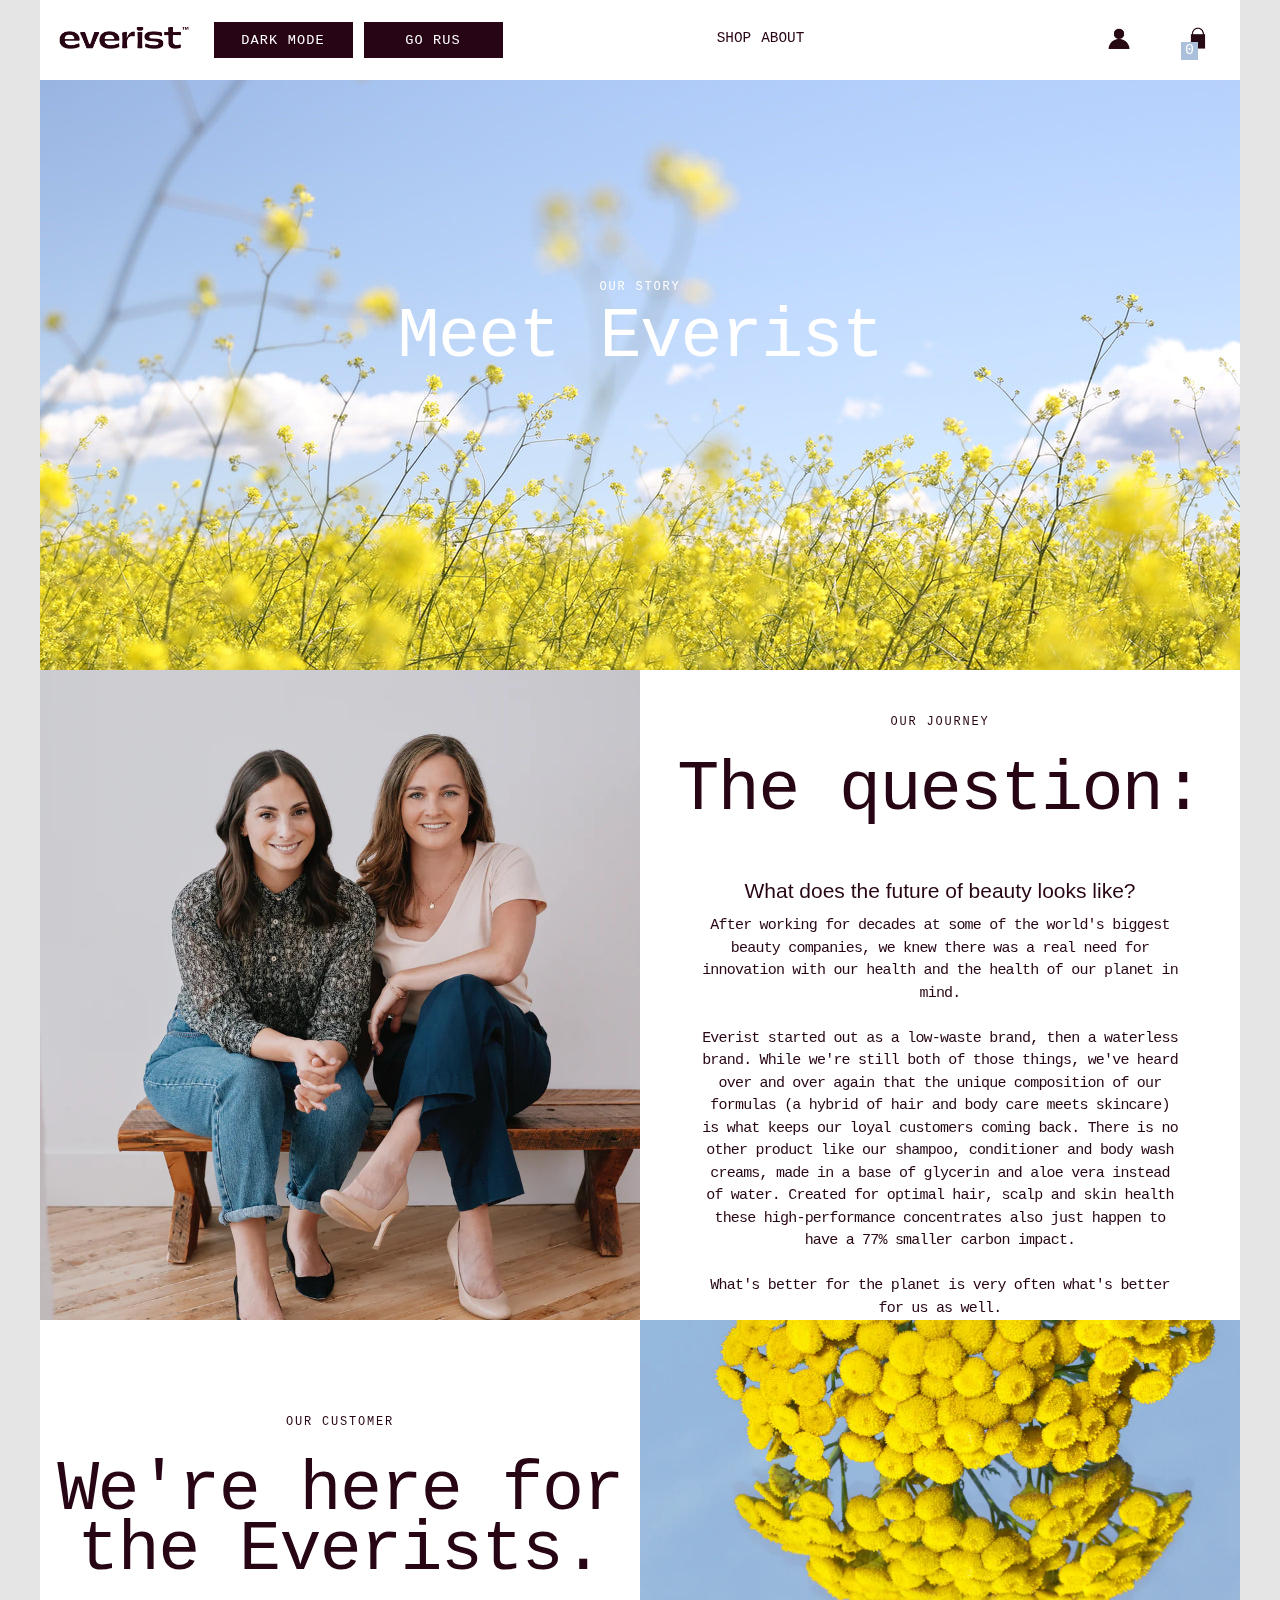
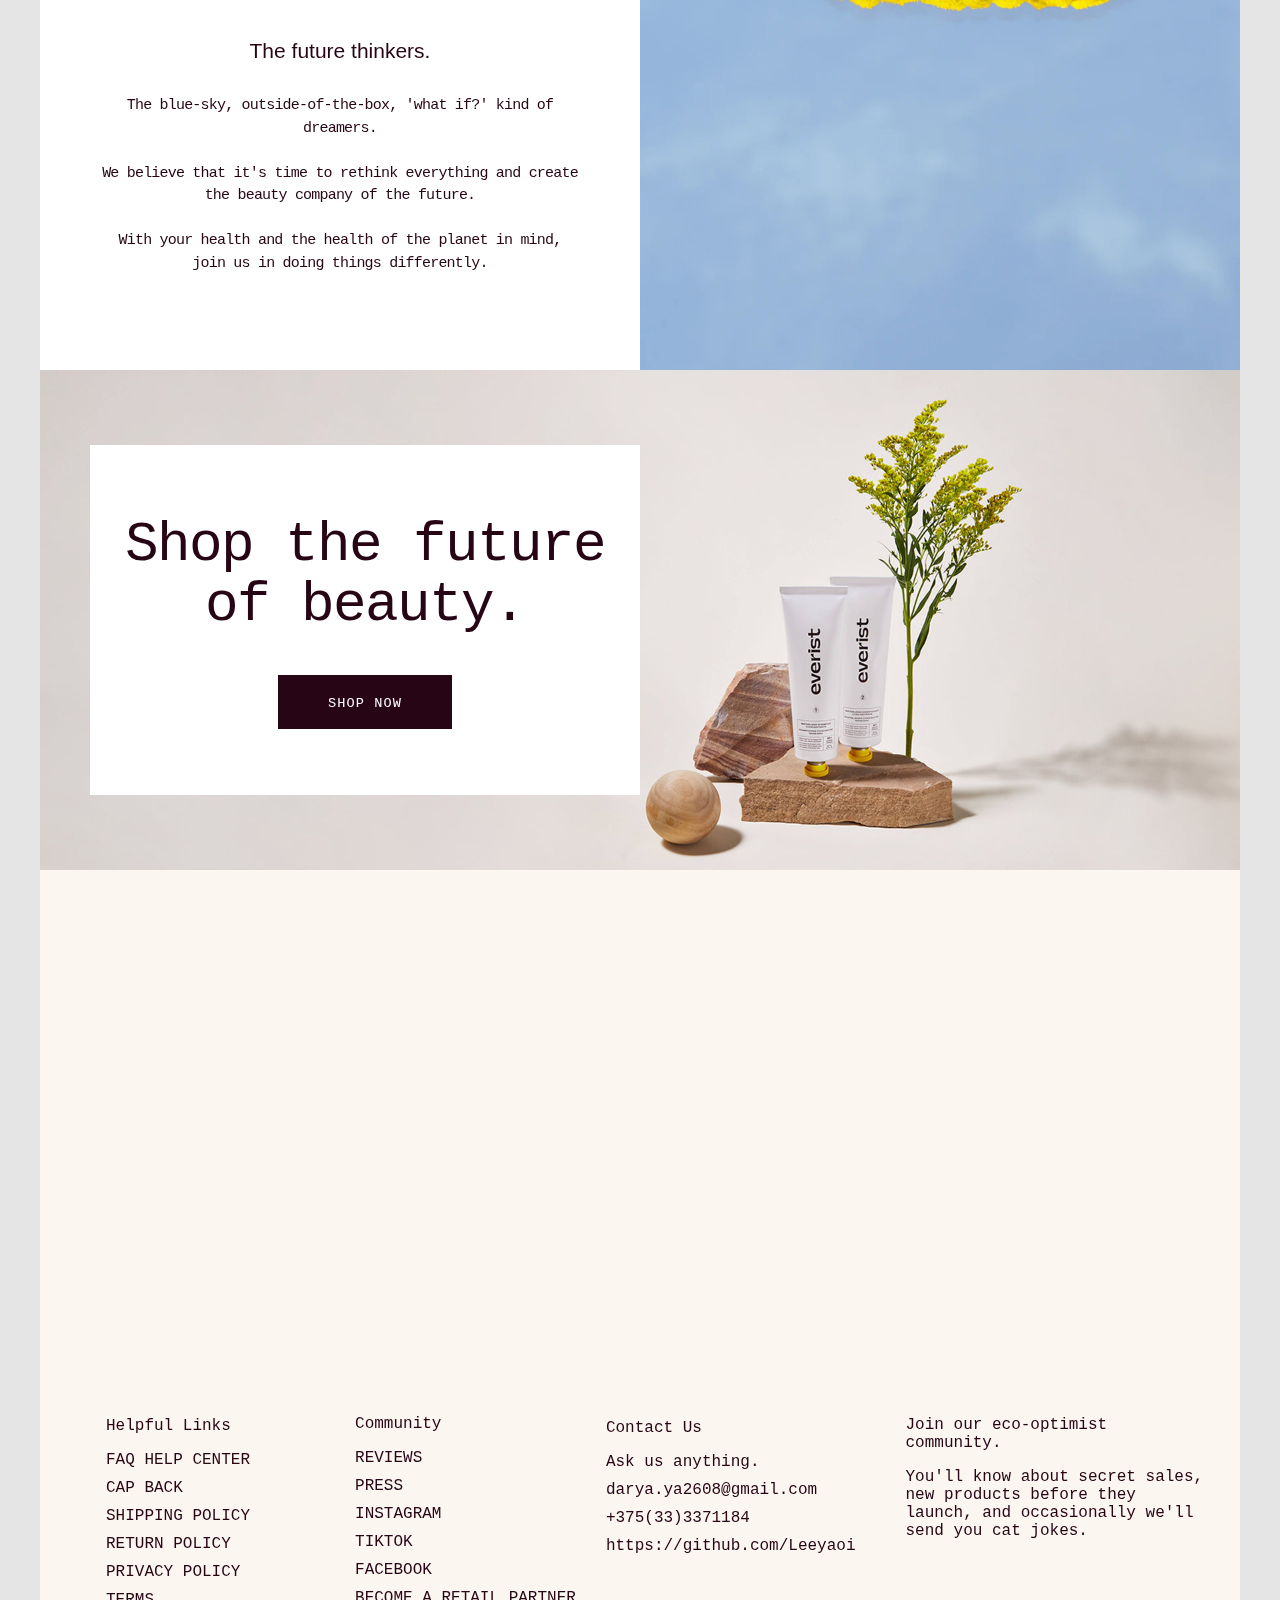
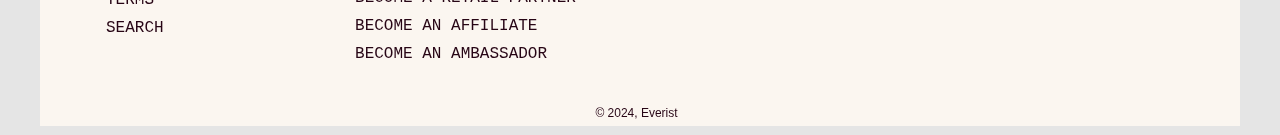
<file: pages/about.html>
<!DOCTYPE html>
<html lang="en">

<head>
    <meta charset="UTF-8">
    <meta name="viewport" content="width=device-width, initial-scale=1.0">
    <link rel="stylesheet" href="../style/base_css.css">
    <link rel="stylesheet" href="../style/about_css.css">
    <link type="Image/x-icon" href="../source/favicon.png" rel="icon">

    <title>Everist</title>
</head>

<body>
    <div class="content">
        <div class="bg_shad"></div>
        <header class="header" id="white">
            <a href="index.html" style="width: 80%; margin: auto;">
                <img src="../source/logo.png" alt="everist" id="logo">
            </a>
            <div class="button usual" id="dark_theme" data-lang="mode">Dark mode</div>
            <div class="button usual" id="lang" data-lang="lang">Go RUS</div>
            <div id="menu">
                <ul class="menu_list">
                    <li>
                        <a class="menu_el" href="shop.html" id="shop" data-lang="shop">shop</a>
                    </li>
                    <li>
                        <a class="menu_el" href="about.html" id="about" data-lang="about">about</a>
                    </li>
                    <li>
                        <a class="menu_el" href="admin_panel.html" id="admin_panel" data-lang="admin">admin panel</a>
                    </li>
                </ul>
            </div>
            <a href="log_in_page.html" style="z-index: 4; width: fit-content;">
                <img src="../source/user_photo.jpeg" alt="user" id="user_photo"></a>
            <div class="cart">
                <img src="../source/shopping_cart.jpeg" alt="cart" id="shopping_cart">
                <p id="cart_num">0</p>
            </div>
            <button id="burger-menu">
                <span></span>
                <span></span>
                <span></span>
            </button>
            <div id="menu_b">
                <ul class="menu_list">
                    <li>
                        <a class="menu_el" href="shop.html" id="shop" data-lang="shop">shop</a>
                    </li>
                    <li>
                        <a class="menu_el" href="about.html" id="about" data-lang="about">about</a>
                    </li>
                    <li>
                        <a class="menu_el" href="admin_panel.html" id="admin_panel" data-lang="admin">admin panel</a>
                    </li>
                    <li>
                        <div class="button for_mobile" id="dark_theme" data-lang="mode">Dark mode</div>
                        <div class="button for_mobile" id="lang" data-lang="lang">Go RUS</div>
                    </li>
                </ul>
            </div>
        </header>

        <div class="big_block">
            <p class="little_name first" data-lang="bb1">OUR STORY</p>
            <p class="big_take first" data-lang="bb2">Meet Everist</p>
        </div>
        <div class="the_question" id="white">
            <img src="../source/women.jpeg" alt="" class="question_img">
            <div class="question">
                <p class="little_name second" data-lang="question_lil_name">OUR JOURNEY</p>
                <p class="big_take second" data-lang="question_big_take">The question:</p>
                <p class="p1 second" data-lang="question_p1">What does the future of beauty looks like?</p>
                <p class="p2 second" data-lang="question_p2">After working for decades at some of the world's biggest
                    beauty companies, we knew
                    there was a real need for innovation with our health and the health of our planet in mind.<br><br>

                    Everist started out as a low-waste brand, then a waterless brand. While we're still both of those
                    things, we've heard over and over again that the unique composition of our formulas (a hybrid of
                    hair and body care meets skincare) is what keeps our loyal customers coming back. There is no other
                    product like our shampoo, conditioner and body wash creams, made in a base of glycerin and aloe vera
                    instead of water. Created for optimal hair, scalp and skin health these high-performance
                    concentrates also just happen to have a 77% smaller carbon impact.<br><br>

                    What's better for the planet is very often what's better for us as well.
                </p>
            </div>
        </div>
        <div class="our_customer" id="white">
            <div class="customer">
                <p class="little_name third" data-lang="customer_lil_name">OUR CUSTOMER</p>
                <p class="big_take third" data-lang="customer_big_take">We're here for the Everists.</p>
                <p class="p1 third" data-lang="customer_p1">The future thinkers.</p>
                <p class="p2 third" data-lang="customer_p2">The blue-sky, outside-of-the-box, 'what if?' kind of
                    dreamers. <br><br>

                    We believe that it's time to rethink everything and create the beauty company of the future.<br><br>

                    With your health and the health of the planet in mind, join us in doing things differently.<br><br>
                </p>
            </div>
            <img src="../source/flower.jpg" alt="" class="cust_img">
        </div>
        <div class="shop_link">
            <div class="block">
                <p class="big_take in_block" data-lang="link_block_big_take">Shop the future of beauty.</p>
                <a href="shop.html">
                    <div class="button in_block" data-lang="link_block_btn"> SHOP NOW</div>
                </a>
            </div>
        </div>
        <div class="map" id="beige">
            <script type="text/javascript" charset="utf-8" async
                src="https://api-maps.yandex.ru/services/constructor/1.0/js/?um=constructor%3A126f94a86b48125d1455b5184e39d32c5980ef7dc6078130c339e35b6f425d3e&amp;width=80%&amp;height=400&amp;lang=ru_RU&amp;scroll=true">
                </script>
        </div>

        <footer id="beige">
            <div class="links_block">
                <div class="links list">
                    <p data-lang="footer_links">Helpful Links</p>
                    <div class="for_mobile footer_arrow">
                        <span></span>
                        <span></span>
                    </div>
                    <ul>
                        <li data-lang="footer_links_help_center">FAQ HELP CENTER</li>
                        <li data-lang="footer_links_cap">CAP BACK</li>
                        <li data-lang="footer_links_shipping">SHIPPING POLICY</li>
                        <li data-lang="footer_links_return">RETURN POLICY</li>
                        <li data-lang="footer_links_privacy">PRIVACY POLICY</li>
                        <li data-lang="footer_links_terms">TERMS</li>
                        <li data-lang="footer_links_search">SEARCH</li>
                    </ul>
                </div>
                <div class="community list">
                    <p data-lang="footer_community">Community</p>
                    <div class="for_mobile footer_arrow">
                        <span></span>
                        <span></span>
                    </div>
                    <ul>
                        <li data-lang="footer_community_reviews">REVIEWS</li>
                        <li data-lang="footer_community_press">PRESS</li>
                        <li data-lang="footer_community_inst">INSTAGRAM</li>
                        <li data-lang="footer_community_tt">TIKTOK</li>
                        <li data-lang="footer_community_fb">FACEBOOK</li>
                        <li data-lang="footer_community_partner">BECOME A RETAIL PARTNER</li>
                        <li data-lang="footer_community_affilate">BECOME AN AFFILIATE</li>
                        <li data-lang="footer_community_ambassador">BECOME AN AMBASSADOR</li>
                    </ul>
                </div>
                <div class="contacts list">
                    <p data-lang="footer_contacts">Contact Us</p>
                    <div class="for_mobile footer_arrow">
                        <span></span>
                        <span></span>
                    </div>
                    <ul>
                        <li> </li>
                        <li> </li>
                        <li data-lang="footer_ask">Ask us anything.</li>
                        <li> </li>
                        <li><a href="https://gmail.com">darya.ya2608@gmail.com</a></li>
                        <li><a href="tel:80333371184">+375(33)3371184</a></li>
                        <li>https://github.com/Leeyaoi</li>
                    </ul>
                </div>
                <div class="join list">
                    <p data-lang="footer_join">Join our eco-optimist community.</p>
                    <div class="for_mobile footer_arrow">
                        <span></span>
                        <span></span>
                    </div>
                    <ul>
                        <li data-lang="footer_join_text">
                            You'll know about secret sales, new products before they launch, and occasionally we'll send
                            you cat jokes.
                        </li>
                    </ul>
                </div>
            </div>
            <div class="rights">© 2024, Everist</div>
        </footer>
    </div>
    <script src="../script/swiper-bundle.min.js"></script>
    <script src="../script/base_js.js"></script>
    <script src="../script/localization.js"></script>
</body>

</html>
</file>
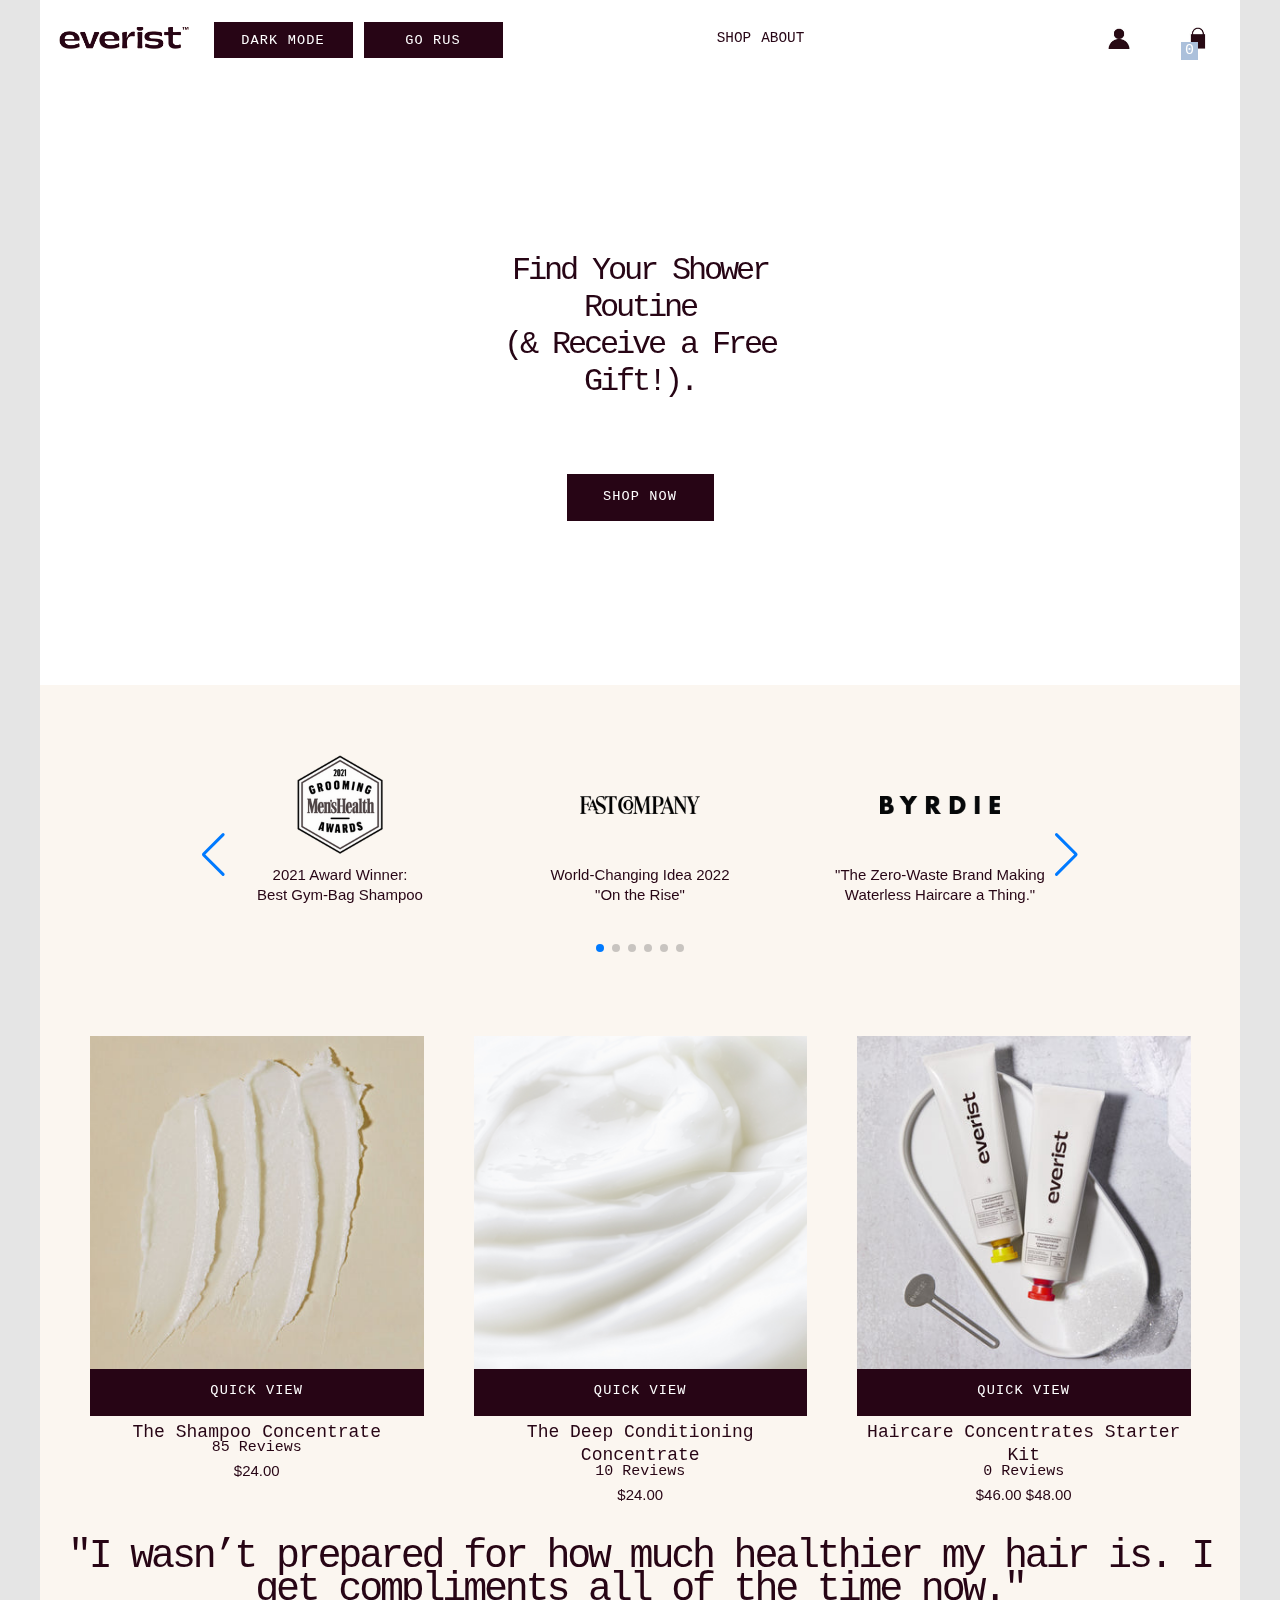
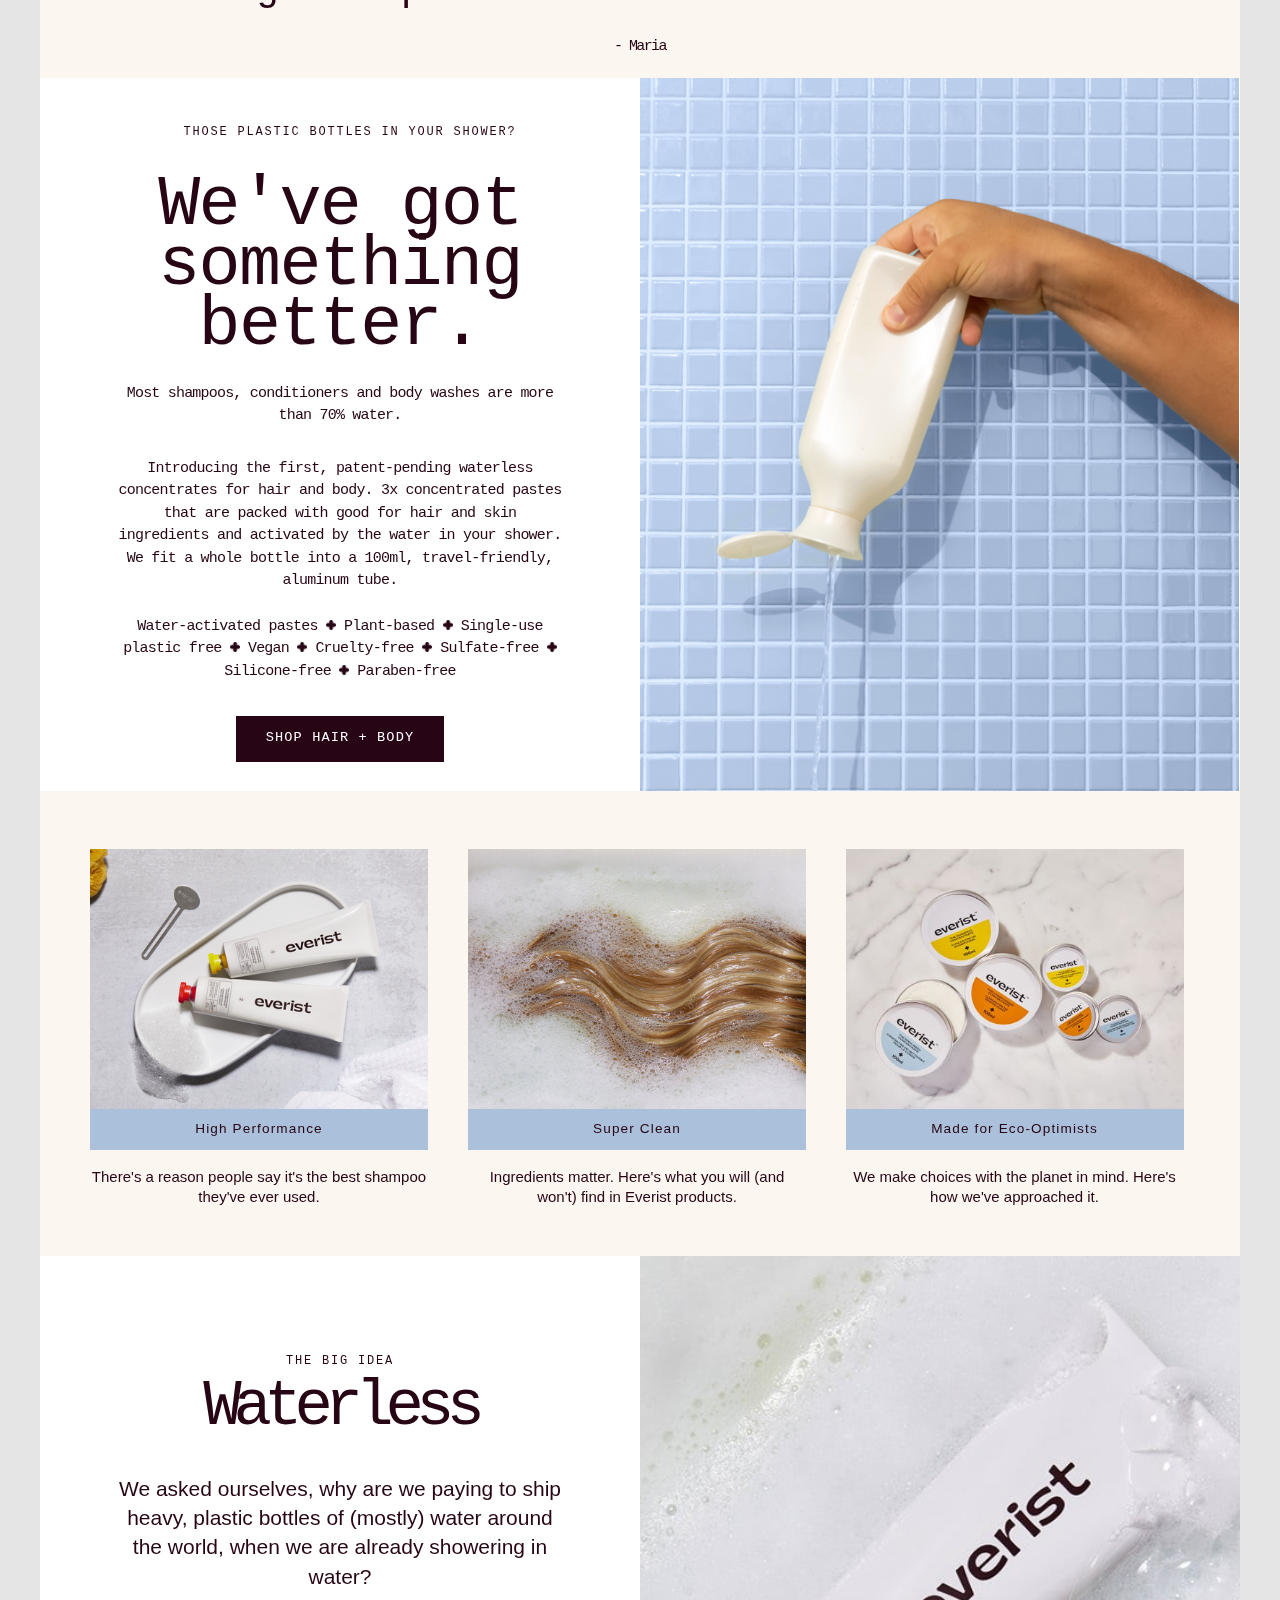
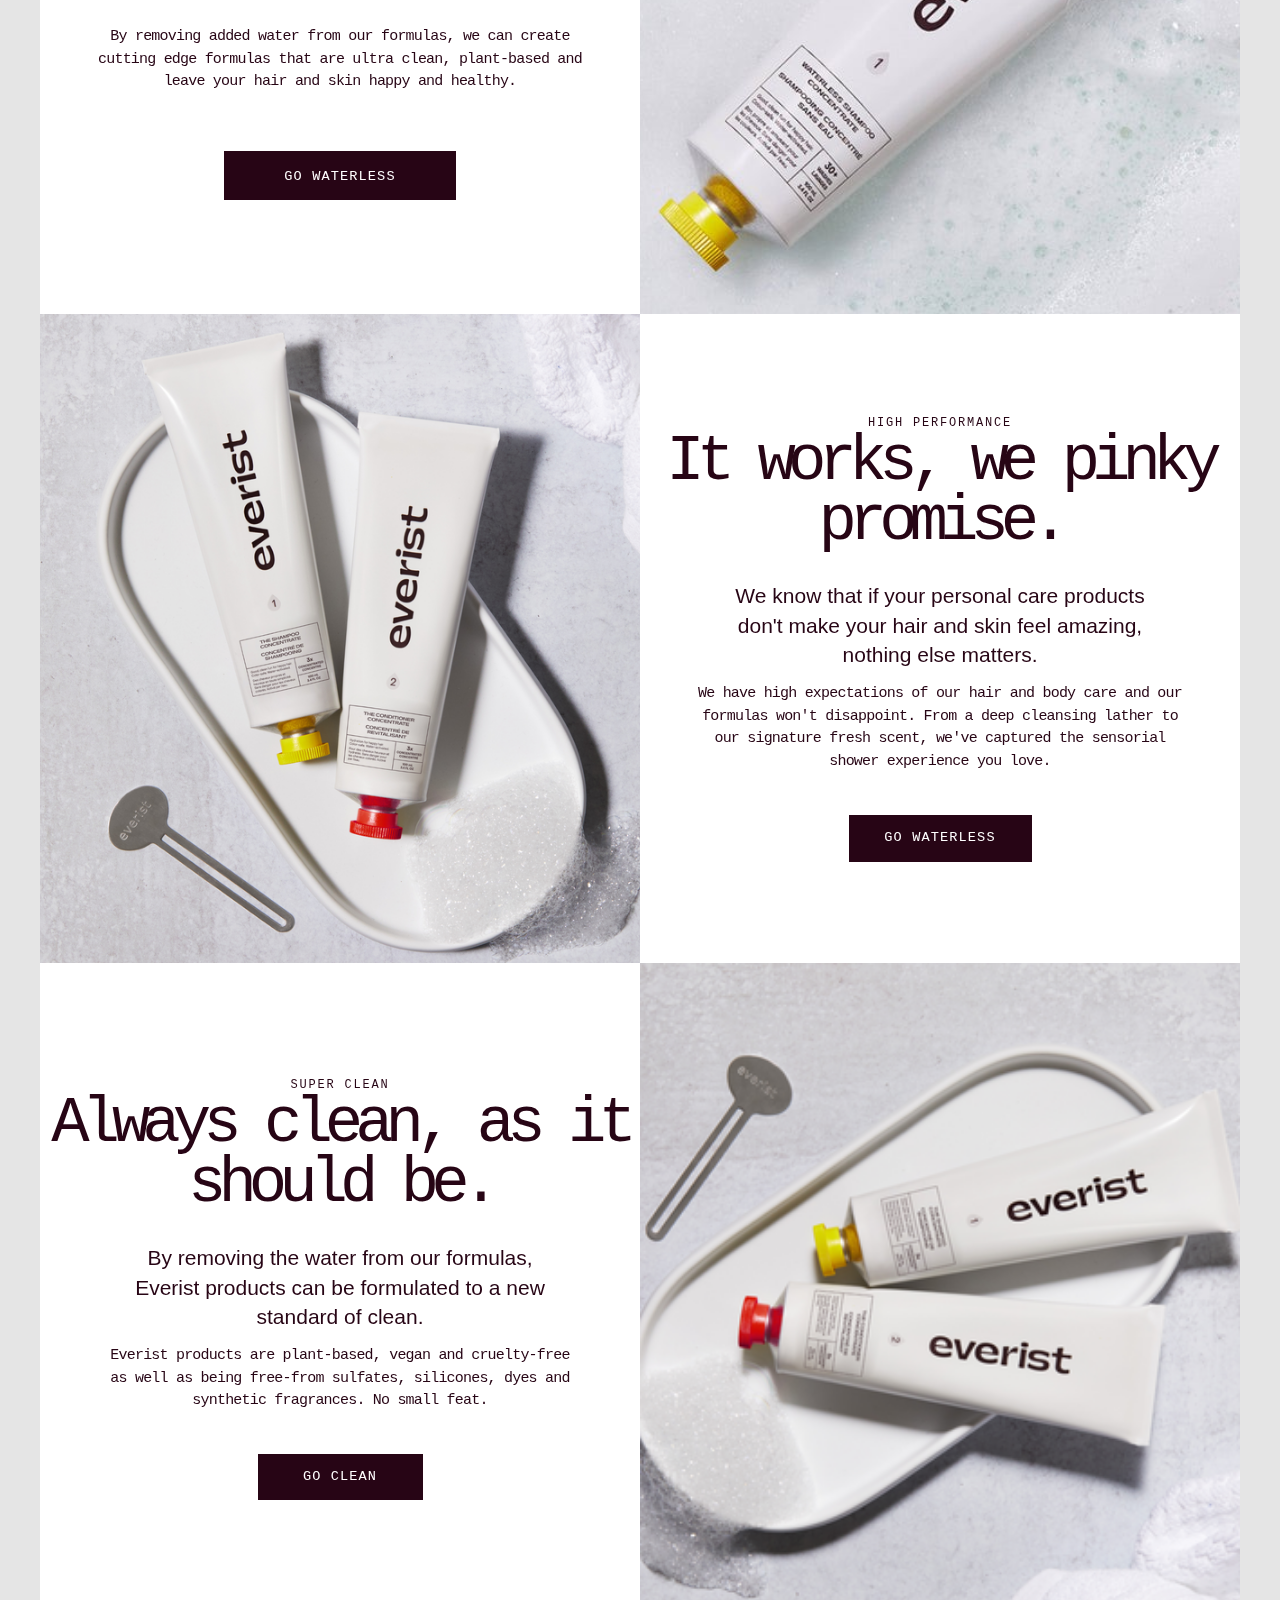
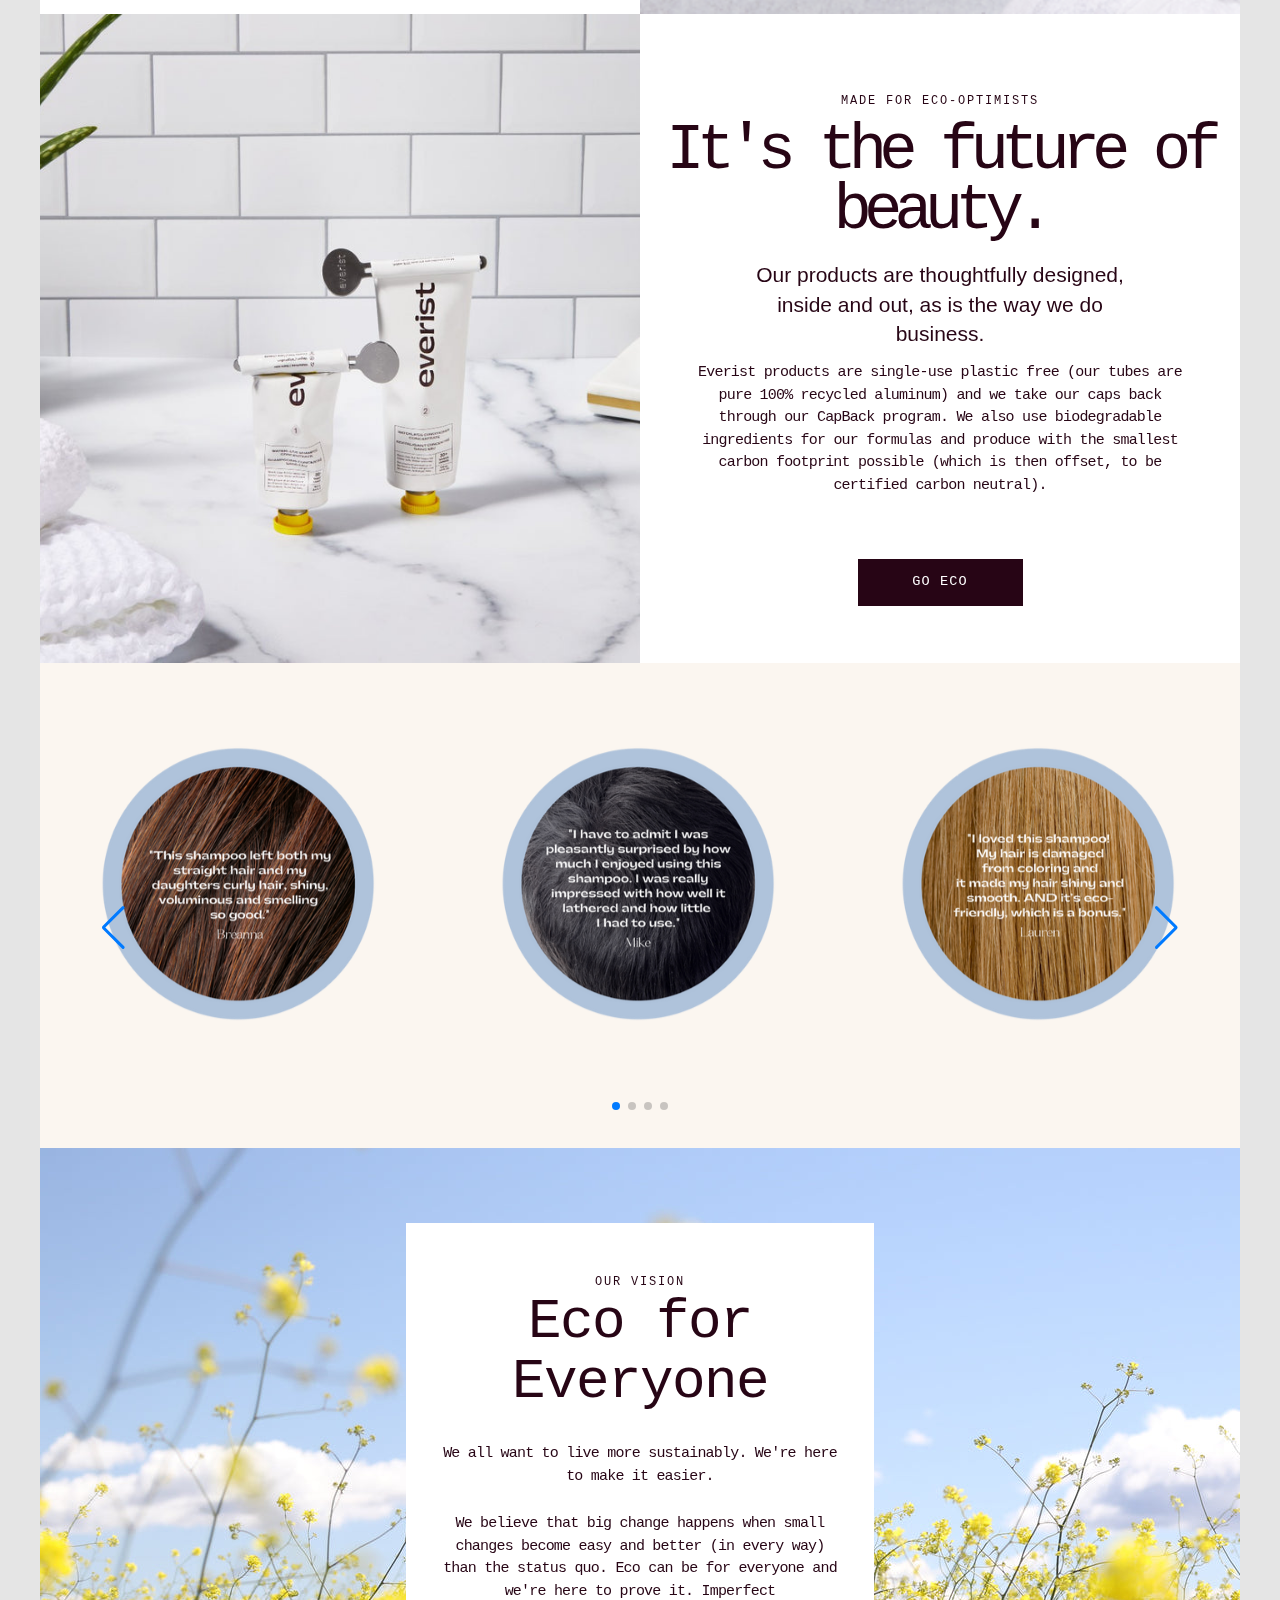
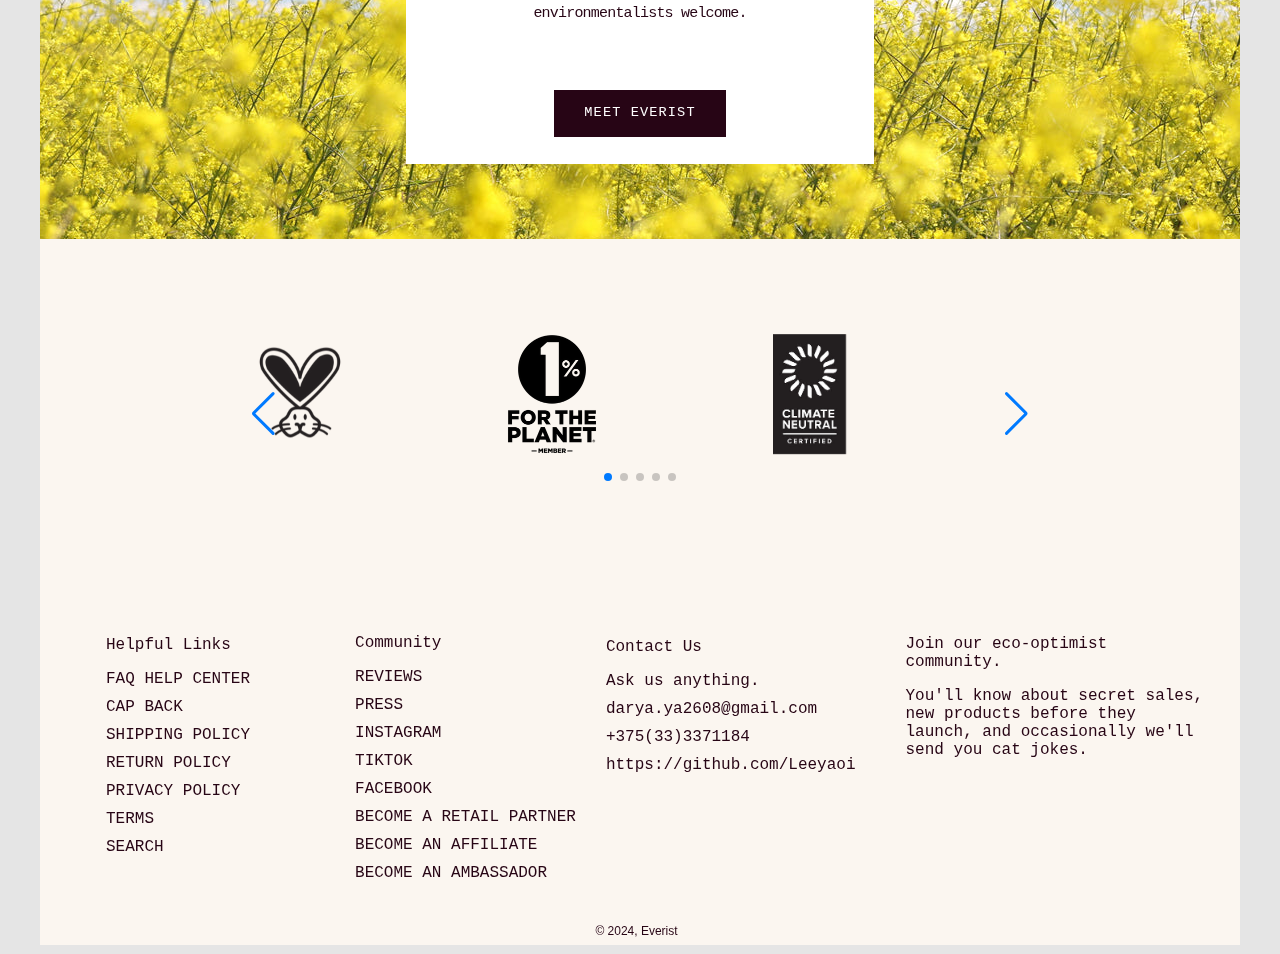
<file: pages/admin_panel.html>
<!DOCTYPE html>
<html lang="en">

<head>
    <meta charset="UTF-8">
    <meta name="viewport" content="width=device-width, initial-scale=1.0">
    <link rel="stylesheet" href="../style/base_css.css">
    <link rel="stylesheet" href="../style/admin_panel_css.css">
    <link type="Image/x-icon" href="../source/favicon.png" rel="icon">

    <title>Everist</title>
</head>

<body>
    <div class="content">
        <div class="bg_shad"></div>
        <header class="header" id="white">
            <a href="index.html" style="width: 80%; margin: auto;">
                <img src="../source/logo.png" alt="everist" id="logo">
            </a>
            <div class="button usual" id="dark_theme" data-lang="mode">Dark mode</div>
            <div class="button usual" id="lang" data-lang="lang">Go RUS</div>
            <div id="menu">
                <ul class="menu_list">
                    <li>
                        <a class="menu_el" href="shop.html" id="shop" data-lang="shop">shop</a>
                    </li>
                    <li>
                        <a class="menu_el" href="about.html" id="about" data-lang="about">about</a>
                    </li>
                    <li>
                        <a class="menu_el" href="admin_panel.html" id="admin_panel" data-lang="admin">admin panel</a>
                    </li>
                </ul>
            </div>
            <a href="log_in_page.html" style="z-index: 4; width: fit-content;">
                <img src="../source/user_photo.jpeg" alt="user" id="user_photo"></a>
            <div class="cart">
                <img src="../source/shopping_cart.jpeg" alt="cart" id="shopping_cart">
                <p id="cart_num">0</p>
            </div>
            <button id="burger-menu">
                <span></span>
                <span></span>
                <span></span>
            </button>
            <div id="menu_b">
                <ul class="menu_list">
                    <li>
                        <a class="menu_el" href="shop.html" id="shop" data-lang="shop">shop</a>
                    </li>
                    <li>
                        <a class="menu_el" href="about.html" id="about" data-lang="about">about</a>
                    </li>
                    <li>
                        <a class="menu_el" href="admin_panel.html" id="admin_panel" data-lang="admin">admin panel</a>
                    </li>
                    <li>
                        <div class="button for_mobile" id="dark_theme" data-lang="mode">Dark mode</div>
                        <div class="button for_mobile" id="lang" data-lang="lang">Go RUS</div>
                    </li>
                </ul>
            </div>
        </header>
        <div class="main" id="beige">
            <div class="user_content">
                <div class="user_header"><span data-lang="user_header">All users </span></div>
                <div class="wrapper"></div>
            </div>
            <div class="button clear" data-lang="clear">Reset</div>
        </div>
        <footer id="beige">
            <div class="links_block">
                <div class="links list">
                    <p data-lang="footer_links">Helpful Links</p>
                    <div class="for_mobile footer_arrow">
                        <span></span>
                        <span></span>
                    </div>
                    <ul>
                        <li data-lang="footer_links_help_center">FAQ HELP CENTER</li>
                        <li data-lang="footer_links_cap">CAP BACK</li>
                        <li data-lang="footer_links_shipping">SHIPPING POLICY</li>
                        <li data-lang="footer_links_return">RETURN POLICY</li>
                        <li data-lang="footer_links_privacy">PRIVACY POLICY</li>
                        <li data-lang="footer_links_terms">TERMS</li>
                        <li data-lang="footer_links_search">SEARCH</li>
                    </ul>
                </div>
                <div class="community list">
                    <p data-lang="footer_community">Community</p>
                    <div class="for_mobile footer_arrow">
                        <span></span>
                        <span></span>
                    </div>
                    <ul>
                        <li data-lang="footer_community_reviews">REVIEWS</li>
                        <li data-lang="footer_community_press">PRESS</li>
                        <li data-lang="footer_community_inst">INSTAGRAM</li>
                        <li data-lang="footer_community_tt">TIKTOK</li>
                        <li data-lang="footer_community_fb">FACEBOOK</li>
                        <li data-lang="footer_community_partner">BECOME A RETAIL PARTNER</li>
                        <li data-lang="footer_community_affilate">BECOME AN AFFILIATE</li>
                        <li data-lang="footer_community_ambassador">BECOME AN AMBASSADOR</li>
                    </ul>
                </div>
                <div class="contacts list">
                    <p data-lang="footer_contacts">Contact Us</p>
                    <div class="for_mobile footer_arrow">
                        <span></span>
                        <span></span>
                    </div>
                    <ul>
                        <li> </li>
                        <li> </li>
                        <li data-lang="footer_ask">Ask us anything.</li>
                        <li> </li>
                        <li><a href="https://gmail.com">darya.ya2608@gmail.com</a></li>
                        <li><a href="tel:80333371184">+375(33)3371184</a></li>
                        <li>https://github.com/Leeyaoi</li>
                    </ul>
                </div>
                <div class="join list">
                    <p data-lang="footer_join">Join our eco-optimist community.</p>
                    <div class="for_mobile footer_arrow">
                        <span></span>
                        <span></span>
                    </div>
                    <ul>
                        <li data-lang="footer_join_text">
                            You'll know about secret sales, new products before they launch, and occasionally we'll send
                            you cat jokes.
                        </li>
                    </ul>
                </div>
            </div>
            <div class="rights">© 2024, Everist</div>
        </footer>
    </div>
    <script src="../script/swiper-bundle.min.js"></script>
    <script src="../script/base_js.js"></script>
    <script src="../script/user_work.js"></script>
    <script src="../script/localization.js"></script>
    <script src="../script/admin_panel.js"></script>
</body>

</html>
</file>
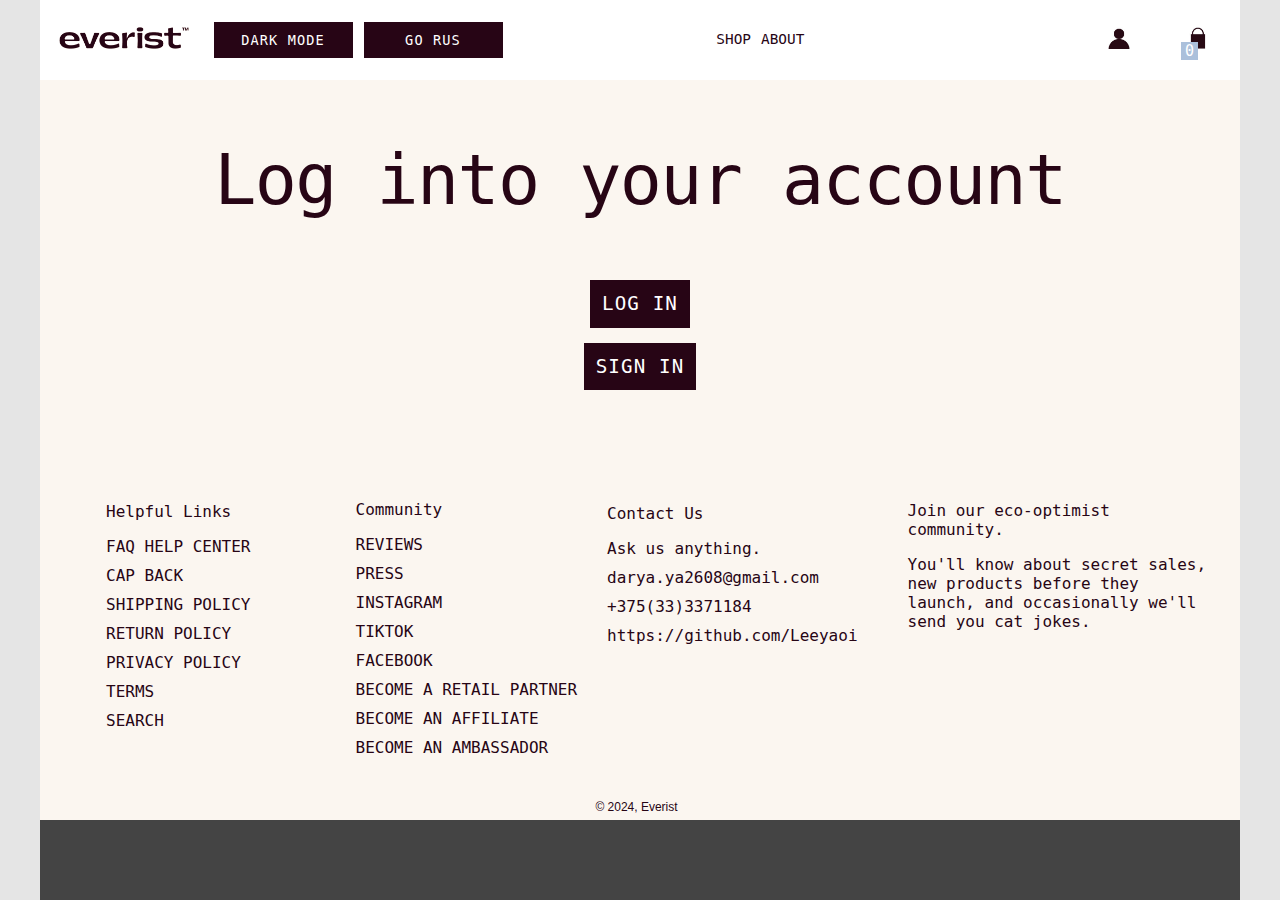
<file: pages/cart.html>
<!DOCTYPE html>
<html lang="en">

<head>
    <meta charset="UTF-8">
    <meta name="viewport" content="width=device-width, initial-scale=1.0">
    <link rel="stylesheet" href="../style/base_css.css">
    <link rel="stylesheet" href="../style/cart_css.css">
    <link type="Image/x-icon" href="../source/favicon.png" rel="icon">

    <title>Everist</title>
</head>

<body>
    <div class="content">
        <div class="bg_shad"></div>
        <header class="header" id="white">
            <a href="index.html" style="width: 80%; margin: auto;">
                <img src="../source/logo.png" alt="everist" id="logo">
            </a>
            <div class="button usual" id="dark_theme" data-lang="mode">Dark mode</div>
            <div class="button usual" id="lang" data-lang="lang">Go RUS</div>
            <div id="menu">
                <ul class="menu_list">
                    <li>
                        <a class="menu_el" href="shop.html" id="shop" data-lang="shop">shop</a>
                    </li>
                    <li>
                        <a class="menu_el" href="about.html" id="about" data-lang="about">about</a>
                    </li>
                    <li>
                        <a class="menu_el" href="admin_panel.html" id="admin_panel" data-lang="admin">admin panel</a>
                    </li>
                </ul>
            </div>
            <a href="log_in_page.html" style="z-index: 4; width: fit-content;">
                <img src="../source/user_photo.jpeg" alt="user" id="user_photo"></a>
            <div class="cart">
                <img src="../source/shopping_cart.jpeg" alt="cart" id="shopping_cart">
                <p id="cart_num">0</p>
            </div>
            <button id="burger-menu">
                <span></span>
                <span></span>
                <span></span>
            </button>
            <div id="menu_b">
                <ul class="menu_list">
                    <li>
                        <a class="menu_el" href="shop.html" id="shop" data-lang="shop">shop</a>
                    </li>
                    <li>
                        <a class="menu_el" href="about.html" id="about" data-lang="about">about</a>
                    </li>
                    <li>
                        <a class="menu_el" href="admin_panel.html" id="admin_panel" data-lang="admin">admin panel</a>
                    </li>
                    <li>
                        <div class="button for_mobile" id="dark_theme" data-lang="mode">Dark mode</div>
                        <div class="button for_mobile" id="lang" data-lang="lang">Go RUS</div>
                    </li>
                </ul>
            </div>
        </header>
        <div class="main" id="beige">
            <div class="cart_content">
                <div class="cart_header"><span data-lang="cart_header">Your cart </span></div>
                <div class="wrapper"></div>
                <div class="total_cost"><span data-lang="total_cost">Total cost: $</span></div>
            </div>
        </div>
        <footer id="beige">
            <div class="links_block">
                <div class="links list">
                    <p data-lang="footer_links">Helpful Links</p>
                    <div class="for_mobile footer_arrow">
                        <span></span>
                        <span></span>
                    </div>
                    <ul>
                        <li data-lang="footer_links_help_center">FAQ HELP CENTER</li>
                        <li data-lang="footer_links_cap">CAP BACK</li>
                        <li data-lang="footer_links_shipping">SHIPPING POLICY</li>
                        <li data-lang="footer_links_return">RETURN POLICY</li>
                        <li data-lang="footer_links_privacy">PRIVACY POLICY</li>
                        <li data-lang="footer_links_terms">TERMS</li>
                        <li data-lang="footer_links_search">SEARCH</li>
                    </ul>
                </div>
                <div class="community list">
                    <p data-lang="footer_community">Community</p>
                    <div class="for_mobile footer_arrow">
                        <span></span>
                        <span></span>
                    </div>
                    <ul>
                        <li data-lang="footer_community_reviews">REVIEWS</li>
                        <li data-lang="footer_community_press">PRESS</li>
                        <li data-lang="footer_community_inst">INSTAGRAM</li>
                        <li data-lang="footer_community_tt">TIKTOK</li>
                        <li data-lang="footer_community_fb">FACEBOOK</li>
                        <li data-lang="footer_community_partner">BECOME A RETAIL PARTNER</li>
                        <li data-lang="footer_community_affilate">BECOME AN AFFILIATE</li>
                        <li data-lang="footer_community_ambassador">BECOME AN AMBASSADOR</li>
                    </ul>
                </div>
                <div class="contacts list">
                    <p data-lang="footer_contacts">Contact Us</p>
                    <div class="for_mobile footer_arrow">
                        <span></span>
                        <span></span>
                    </div>
                    <ul>
                        <li> </li>
                        <li> </li>
                        <li data-lang="footer_ask">Ask us anything.</li>
                        <li> </li>
                        <li><a href="https://gmail.com">darya.ya2608@gmail.com</a></li>
                        <li><a href="tel:80333371184">+375(33)3371184</a></li>
                        <li>https://github.com/Leeyaoi</li>
                    </ul>
                </div>
                <div class="join list">
                    <p data-lang="footer_join">Join our eco-optimist community.</p>
                    <div class="for_mobile footer_arrow">
                        <span></span>
                        <span></span>
                    </div>
                    <ul>
                        <li data-lang="footer_join_text">
                            You'll know about secret sales, new products before they launch, and occasionally we'll send
                            you cat jokes.
                        </li>
                    </ul>
                </div>
            </div>
            <div class="rights">© 2024, Everist</div>
        </footer>
    </div>
    <script src="../script/swiper-bundle.min.js"></script>
    <script src="../script/base_js.js"></script>
    <script src="../script/cart_work.js"></script>
    <script src="../script/cart.js"></script>
    <script src="../script/localization.js"></script>
</body>

</html>
</file>
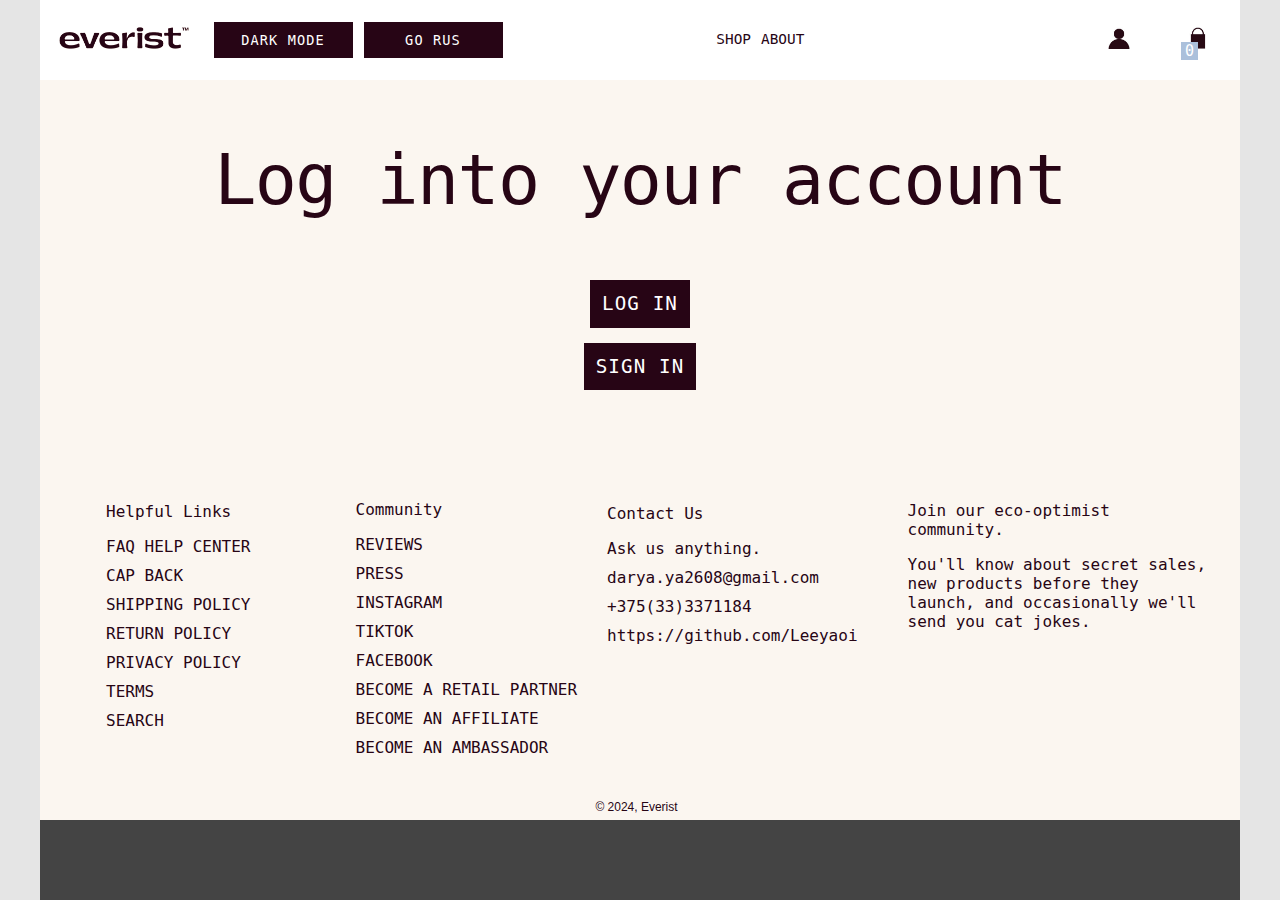
<file: pages/log_in_page.html>
<!DOCTYPE html>
<html lang="en">

<head>
    <meta charset="UTF-8">
    <meta name="viewport" content="width=device-width, initial-scale=1.0">
    <link rel="stylesheet" href="../style/base_css.css">
    <link rel="stylesheet" href="../style/login.css">
    <link type="Image/x-icon" href="../source/favicon.png" rel="icon">

    <title>Everist</title>
</head>

<body>
    <div class="content">
        <div class="bg_shad"></div>
        <header class="header" id="white">
            <a href="index.html" style="width: 80%; margin: auto;">
                <img src="../source/logo.png" alt="everist" id="logo">
            </a>
            <div class="button usual" id="dark_theme" data-lang="mode">Dark mode</div>
            <div class="button usual" id="lang" data-lang="lang">Go RUS</div>
            <div id="menu">
                <ul class="menu_list">
                    <li>
                        <a class="menu_el" href="shop.html" id="shop" data-lang="shop">shop</a>
                    </li>
                    <li>
                        <a class="menu_el" href="about.html" id="about" data-lang="about">about</a>
                    </li>
                    <li>
                        <a class="menu_el" href="admin_panel.html" id="admin_panel" data-lang="admin">admin panel</a>
                    </li>
                </ul>
            </div>
            <a href="log_in_page.html" style="z-index: 4; width: fit-content;">
                <img src="../source/user_photo.jpeg" alt="user" id="user_photo"></a>
            <div class="cart">
                <img src="../source/shopping_cart.jpeg" alt="cart" id="shopping_cart">
                <p id="cart_num">0</p>
            </div>
            <button id="burger-menu">
                <span></span>
                <span></span>
                <span></span>
            </button>
            <div id="menu_b">
                <ul class="menu_list">
                    <li>
                        <a class="menu_el" href="shop.html" id="shop" data-lang="shop">shop</a>
                    </li>
                    <li>
                        <a class="menu_el" href="about.html" id="about" data-lang="about">about</a>
                    </li>
                    <li>
                        <a class="menu_el" href="admin_panel.html" id="admin_panel" data-lang="admin">admin panel</a>
                    </li>
                    <li>
                        <div class="button for_mobile" id="dark_theme" data-lang="mode">Dark mode</div>
                        <div class="button for_mobile" id="lang" data-lang="lang">Go RUS</div>
                    </li>
                </ul>
            </div>
        </header>

        <div class="login" id="beige">
            <div class="login_box">
                <p class="big_take" data-lang="login_label1">Log into your account</p>
                <div class="button login_btn" data-lang="login_btn">Log in</div>
                <div class="button sign_in_btn" data-lang="sign_in_btn">Sign in</div>
            </div>
        </div>

        <div class="login_modal modal">
            <div class="login_modal_box modal_box" id="beige">
                <button class="modal_close_login modal_close">
                    <span></span>
                    <span></span>
                </button>
                <form class="login_form">
                    <label class="login_label" data-lang="login_label">Login</label><br>
                    <div class="input-box">
                        <input type="text" id="email" name="email" placeholder="Email" data-required="true"
                            data-type="email" data-lang="email"><br>
                    </div>
                    <div class="input-box">
                        <input type="text" id="password" name="password" placeholder="Password" data-required="true"
                            data-type="passwordL" data-lang="password"><br><br>
                    </div>
                    <input type="submit" class="button" id="sign_in" value="SIGN IN" data-lang="sign_in">
                </form>
            </div>
        </div>

        <div class="sign_in_modal modal">
            <div class="sign_in_modal_box modal_box" id="beige">
                <button class="modal_close_sign_in modal_close">
                    <span></span>
                    <span></span>
                </button>
                <form class="sign_in_form">
                    <label class="login_label" data-lang="create_acc">Create Account</label><br>
                    <div class="input-box">
                        <input type="text" id="fname" name="fname" data-lang="fname" placeholder="First name"
                            data-required="true"><br>
                    </div>
                    <div class="input-box">
                        <input type="text" id="lname" name="lname" data-lang="lname" placeholder="Last name"
                            data-required="true"><br>
                    </div>
                    <div class="input-box">
                        <input type="text" id="mname" name="mname" data-lang="mname" placeholder="Middle name"><br>
                    </div>
                    <div class="input-box">
                        <input type="text" id="emailS" name="email" data-lang="email" placeholder="Email"
                            data-required="true" data-type="email"><br>
                    </div>
                    <div class="input-box">
                        <input type="text" id="phoneNum" name="phoneNum" data-lang="phoneNum" placeholder="Phone number"
                            data-required="true" data-type="phone">
                    </div>
                    <div class="input-box">
                        <input type="date" id="birthDate" name="birthDate" data-lang="birthDate" data-required="true"
                            data-type="date">
                    </div>
                    <div class="input-box">
                        <input type="text" id="passwordS" name="password" data-lang="password" placeholder="Password"
                            data-required="true" data-type="password"><br>
                        <label for="generatePass" id="gener" data-lang="gener">Generate password</label>
                    </div>
                    <input type="checkbox" name="generatePass" id="generatePass">
                    <div class="input-box">
                        <input type="password" id="cPassword" name="cPassword" data-lang="cPassword"
                            placeholder="Confirm password" data-type="cPassword" data-required="true">
                    </div><br><br>
                    <input type="submit" class="button" id="create" data-lang="create" value="CREATE">
                </form>
            </div>
        </div>

        <div class="success modal">
            <div class="success_mb modal_box" id="beige">
                <button class="modal_close_success modal_close">
                    <span></span>
                    <span></span>
                </button>
                <p class="big_take" data-lang="success">Success</p>
            </div>
        </div>
        <div class="not_success modal">
            <div class="not_success_mb modal_box" id="beige">
                <button class="modal_close_not_success modal_close">
                    <span></span>
                    <span></span>
                </button>
                <p class="big_take" data-lang="not_success">Invalid login/password</p>
            </div>
        </div>

        <footer id="beige">
            <div class="links_block">
                <div class="links list">
                    <p data-lang="footer_links">Helpful Links</p>
                    <div class="for_mobile footer_arrow">
                        <span></span>
                        <span></span>
                    </div>
                    <ul>
                        <li data-lang="footer_links_help_center">FAQ HELP CENTER</li>
                        <li data-lang="footer_links_cap">CAP BACK</li>
                        <li data-lang="footer_links_shipping">SHIPPING POLICY</li>
                        <li data-lang="footer_links_return">RETURN POLICY</li>
                        <li data-lang="footer_links_privacy">PRIVACY POLICY</li>
                        <li data-lang="footer_links_terms">TERMS</li>
                        <li data-lang="footer_links_search">SEARCH</li>
                    </ul>
                </div>
                <div class="community list">
                    <p data-lang="footer_community">Community</p>
                    <div class="for_mobile footer_arrow">
                        <span></span>
                        <span></span>
                    </div>
                    <ul>
                        <li data-lang="footer_community_reviews">REVIEWS</li>
                        <li data-lang="footer_community_press">PRESS</li>
                        <li data-lang="footer_community_inst">INSTAGRAM</li>
                        <li data-lang="footer_community_tt">TIKTOK</li>
                        <li data-lang="footer_community_fb">FACEBOOK</li>
                        <li data-lang="footer_community_partner">BECOME A RETAIL PARTNER</li>
                        <li data-lang="footer_community_affilate">BECOME AN AFFILIATE</li>
                        <li data-lang="footer_community_ambassador">BECOME AN AMBASSADOR</li>
                    </ul>
                </div>
                <div class="contacts list">
                    <p data-lang="footer_contacts">Contact Us</p>
                    <div class="for_mobile footer_arrow">
                        <span></span>
                        <span></span>
                    </div>
                    <ul>
                        <li> </li>
                        <li> </li>
                        <li data-lang="footer_ask">Ask us anything.</li>
                        <li> </li>
                        <li><a href="https://gmail.com">darya.ya2608@gmail.com</a></li>
                        <li><a href="tel:80333371184">+375(33)3371184</a></li>
                        <li>https://github.com/Leeyaoi</li>
                    </ul>
                </div>
                <div class="join list">
                    <p data-lang="footer_join">Join our eco-optimist community.</p>
                    <div class="for_mobile footer_arrow">
                        <span></span>
                        <span></span>
                    </div>
                    <ul>
                        <li data-lang="footer_join_text">
                            You'll know about secret sales, new products before they launch, and occasionally we'll send
                            you cat jokes.
                        </li>
                    </ul>
                </div>
            </div>
            <div class="rights">© 2024, Everist</div>
        </footer>
    </div>
    <script src="../script/swiper-bundle.min.js"></script>
    <script src="../script/base_js.js"></script>
    <script src="../script/user_work.js"></script>
    <script src="../script/verification.js"></script>
    <script src="../script/login_validation.js"></script>
    <script src="../script/sign_in_validation.js"></script>
    <script src="../script/localization.js"></script>
</body>

</html>
</file>
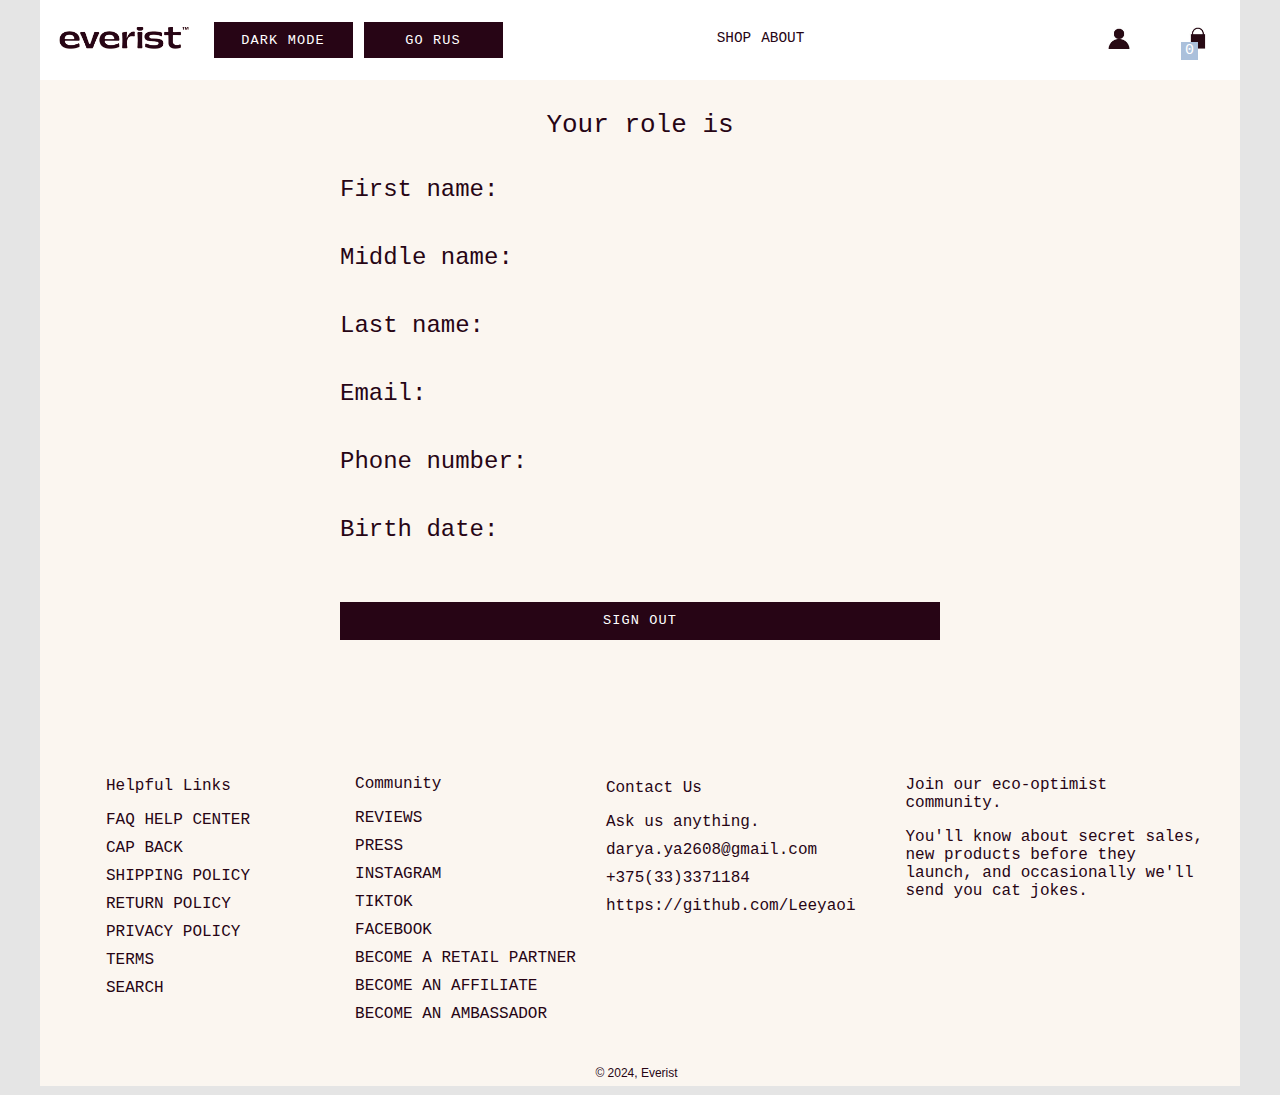
<file: pages/profile.html>
<!DOCTYPE html>
<html lang="en">

<head>
    <meta charset="UTF-8">
    <meta name="viewport" content="width=device-width, initial-scale=1.0">
    <link rel="stylesheet" href="../style/base_css.css">
    <link rel="stylesheet" href="../style/login.css">
    <link rel="stylesheet" href="../style/profile_css.css">
    <link type="Image/x-icon" href="../source/favicon.png" rel="icon">

    <title>Everist</title>
</head>

<body>
    <div class="content">
        <div class="bg_shad"></div>
        <header class="header" id="white">
            <a href="index.html" style="width: 80%; margin: auto;">
                <img src="../source/logo.png" alt="everist" id="logo">
            </a>
            <div class="button usual" id="dark_theme" data-lang="mode">Dark mode</div>
            <div class="button usual" id="lang" data-lang="lang">Go RUS</div>
            <div id="menu">
                <ul class="menu_list">
                    <li>
                        <a class="menu_el" href="shop.html" id="shop" data-lang="shop">shop</a>
                    </li>
                    <li>
                        <a class="menu_el" href="about.html" id="about" data-lang="about">about</a>
                    </li>
                    <li>
                        <a class="menu_el" href="admin_panel.html" id="admin_panel" data-lang="admin">admin panel</a>
                    </li>
                </ul>
            </div>
            <a href="log_in_page.html" style="z-index: 4; width: fit-content;">
                <img src="../source/user_photo.jpeg" alt="user" id="user_photo"></a>
            <div class="cart">
                <img src="../source/shopping_cart.jpeg" alt="cart" id="shopping_cart">
                <p id="cart_num">0</p>
            </div>
            <button id="burger-menu">
                <span></span>
                <span></span>
                <span></span>
            </button>
            <div id="menu_b">
                <ul class="menu_list">
                    <li>
                        <a class="menu_el" href="shop.html" id="shop" data-lang="shop">shop</a>
                    </li>
                    <li>
                        <a class="menu_el" href="about.html" id="about" data-lang="about">about</a>
                    </li>
                    <li>
                        <a class="menu_el" href="admin_panel.html" id="admin_panel" data-lang="admin">admin panel</a>
                    </li>
                    <li>
                        <div class="button for_mobile" id="dark_theme" data-lang="mode">Dark mode</div>
                        <div class="button for_mobile" id="lang" data-lang="lang">Go RUS</div>
                    </li>
                </ul>
            </div>
        </header>
        <div class="info" id="beige">
            <div class="form">
                <label class="login_label"><span data-lang="role">Your role is </span></label><br><br>
                <label class="fname label" data-lang="fname">First name:</label><br>
                <label id="fname"></label><br><br>

                <label class="mname label" data-lang="mname">Middle name:</label><br>
                <label id="mname"></label><br><br>

                <label class="lname label" data-lang="lname">Last name:</label><br>
                <label id="lname"></label><br><br>

                <label class="email label" data-lang="email">Email:</label><br>
                <label id="email"></label><br><br>

                <label class="phoneNum label" data-lang="phoneNum">Phone number:</label><br>
                <label id="phoneNum"></label><br><br>

                <label class="birthDate label" data-lang="birthDate">Birth date:</label><br>
                <label id="birthDate"></label><br><br><br>

                <div class="button sign_out" data-lang="sign_out">Sign out</div>
            </div>
        </div>

        <footer id="beige">
            <div class="links_block">
                <div class="links list">
                    <p data-lang="footer_links">Helpful Links</p>
                    <div class="for_mobile footer_arrow">
                        <span></span>
                        <span></span>
                    </div>
                    <ul>
                        <li data-lang="footer_links_help_center">FAQ HELP CENTER</li>
                        <li data-lang="footer_links_cap">CAP BACK</li>
                        <li data-lang="footer_links_shipping">SHIPPING POLICY</li>
                        <li data-lang="footer_links_return">RETURN POLICY</li>
                        <li data-lang="footer_links_privacy">PRIVACY POLICY</li>
                        <li data-lang="footer_links_terms">TERMS</li>
                        <li data-lang="footer_links_search">SEARCH</li>
                    </ul>
                </div>
                <div class="community list">
                    <p data-lang="footer_community">Community</p>
                    <div class="for_mobile footer_arrow">
                        <span></span>
                        <span></span>
                    </div>
                    <ul>
                        <li data-lang="footer_community_reviews">REVIEWS</li>
                        <li data-lang="footer_community_press">PRESS</li>
                        <li data-lang="footer_community_inst">INSTAGRAM</li>
                        <li data-lang="footer_community_tt">TIKTOK</li>
                        <li data-lang="footer_community_fb">FACEBOOK</li>
                        <li data-lang="footer_community_partner">BECOME A RETAIL PARTNER</li>
                        <li data-lang="footer_community_affilate">BECOME AN AFFILIATE</li>
                        <li data-lang="footer_community_ambassador">BECOME AN AMBASSADOR</li>
                    </ul>
                </div>
                <div class="contacts list">
                    <p data-lang="footer_contacts">Contact Us</p>
                    <div class="for_mobile footer_arrow">
                        <span></span>
                        <span></span>
                    </div>
                    <ul>
                        <li> </li>
                        <li> </li>
                        <li data-lang="footer_ask">Ask us anything.</li>
                        <li> </li>
                        <li><a href="https://gmail.com">darya.ya2608@gmail.com</a></li>
                        <li><a href="tel:80333371184">+375(33)3371184</a></li>
                        <li>https://github.com/Leeyaoi</li>
                    </ul>
                </div>
                <div class="join list">
                    <p data-lang="footer_join">Join our eco-optimist community.</p>
                    <div class="for_mobile footer_arrow">
                        <span></span>
                        <span></span>
                    </div>
                    <ul>
                        <li data-lang="footer_join_text">
                            You'll know about secret sales, new products before they launch, and occasionally we'll send
                            you cat jokes.
                        </li>
                    </ul>
                </div>
            </div>
            <div class="rights">© 2024, Everist</div>
        </footer>
    </div>
    <script src="../script/swiper-bundle.min.js"></script>
    <script src="../script/base_js.js"></script>
    <script src="../script/user_work.js"></script>
    <script src="../script/localization.js"></script>
    <script src="../script/profile.js"></script>
</body>

</html>
</file>
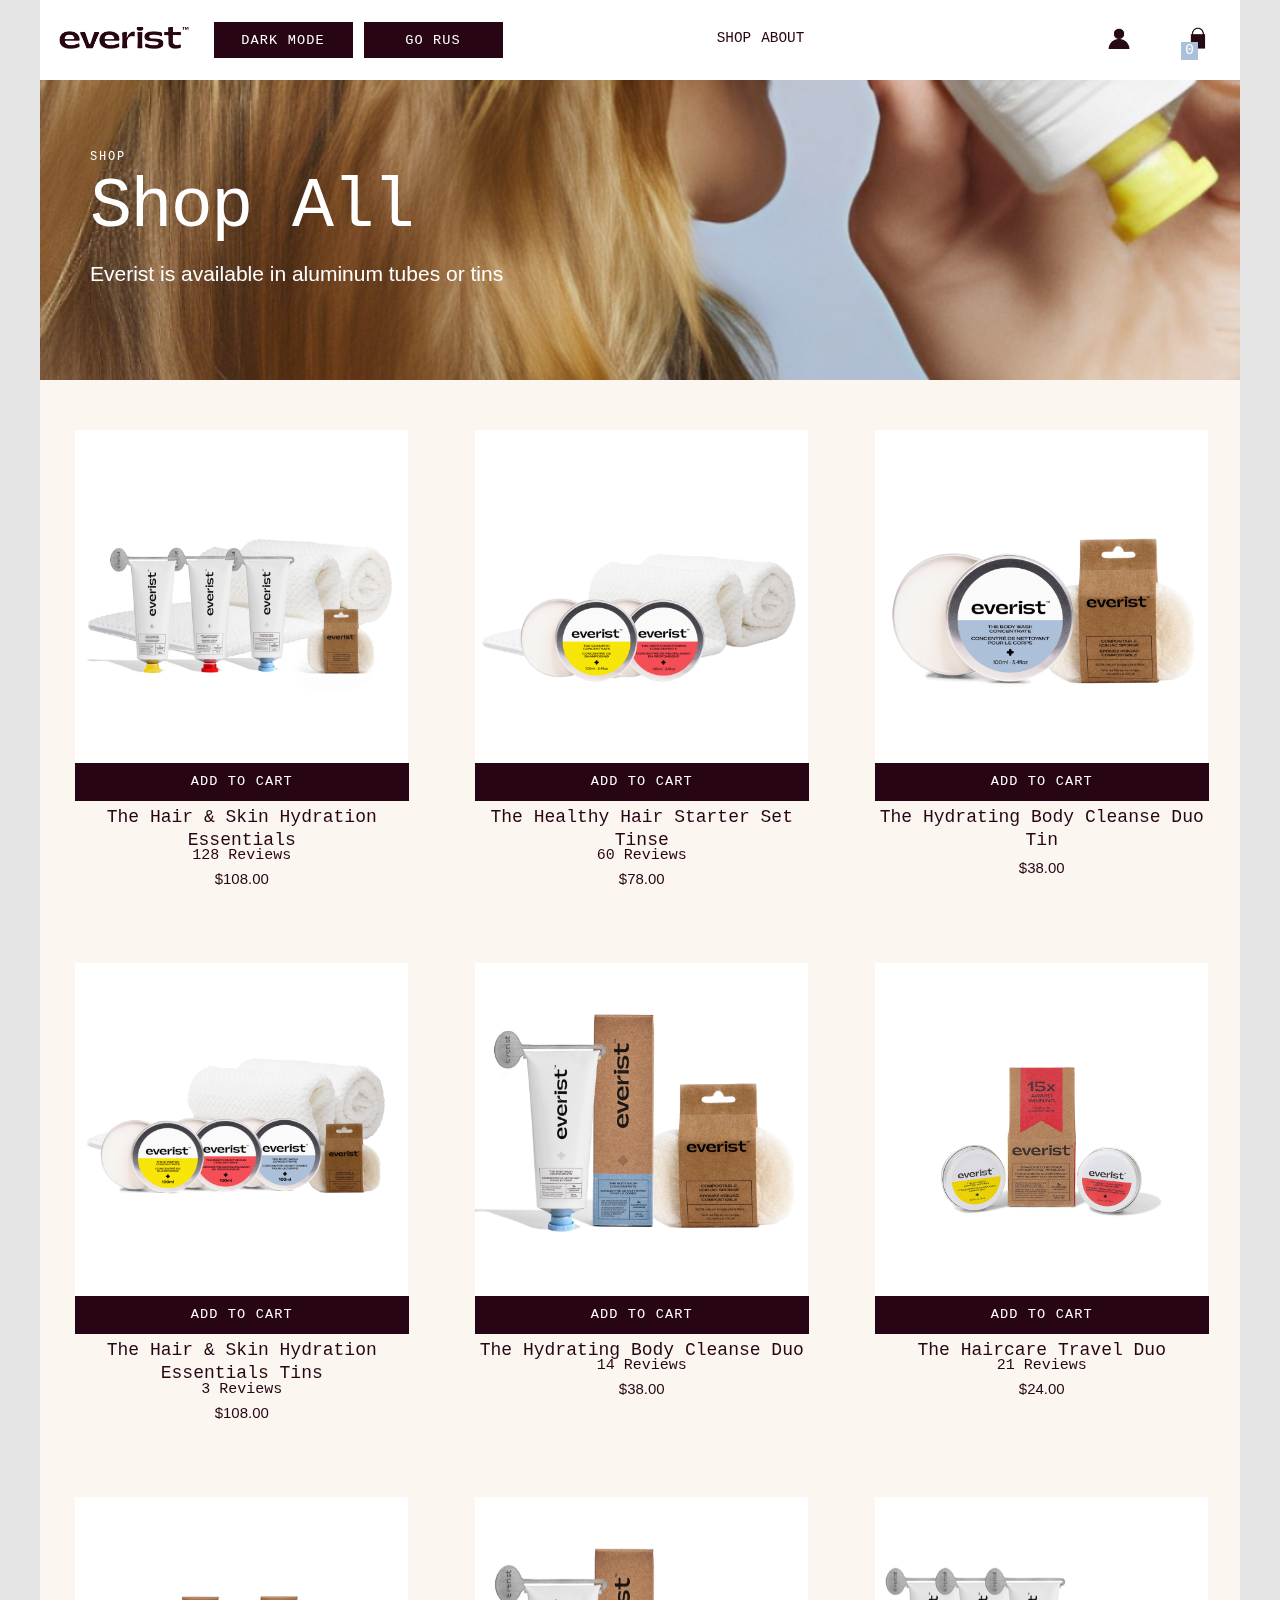
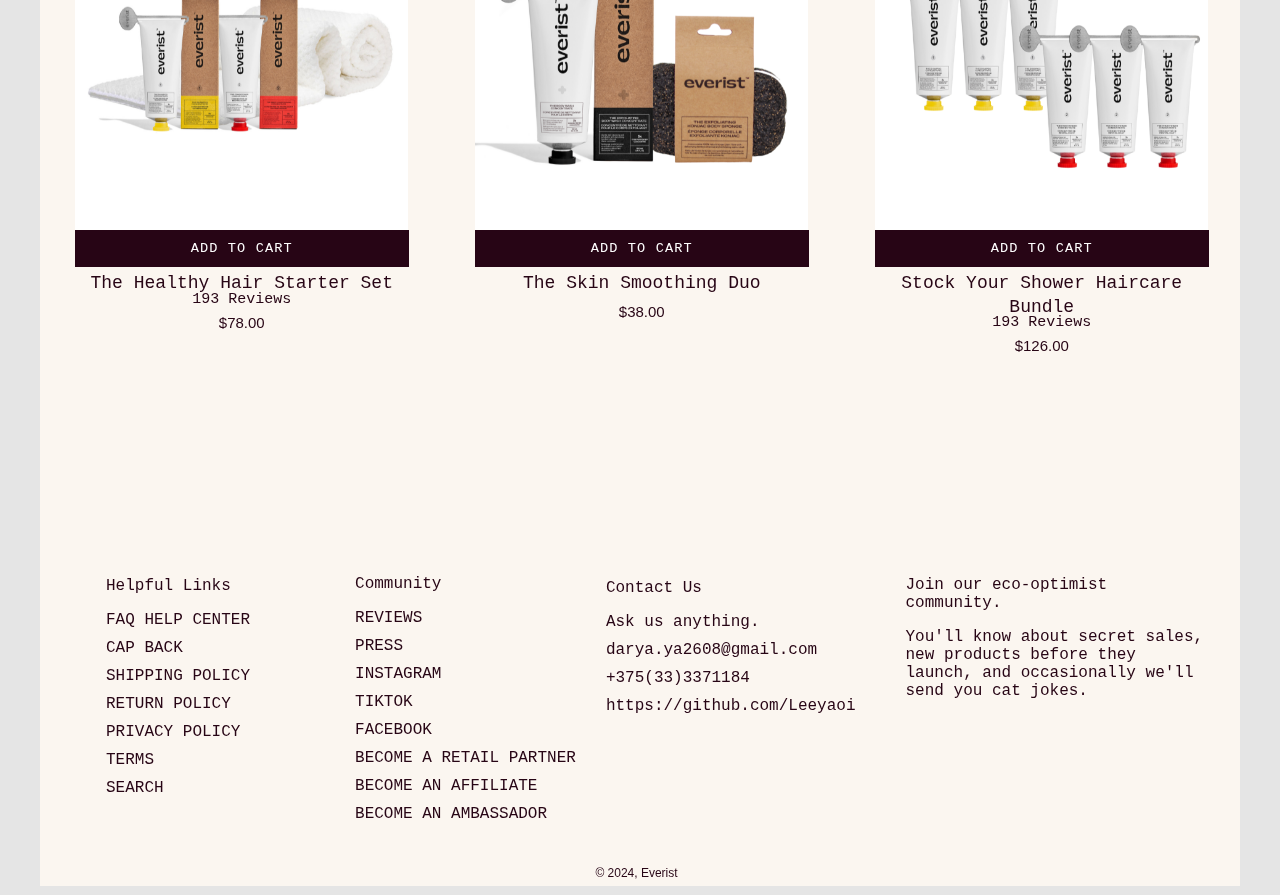
<file: pages/shop.html>
<!DOCTYPE html>
<html lang="en">

<head>
    <meta charset="UTF-8">
    <meta name="viewport" content="width=device-width, initial-scale=1.0">
    <link rel="stylesheet" href="../style/swiper-bundle.min.css">
    <link rel="stylesheet" href="../style/base_css.css">
    <link rel="stylesheet" href="../style/shop_css.css">
    <link type="Image/x-icon" href="../source/favicon.png" rel="icon">

    <title>Everist</title>
</head>

<body>
    <div class="content">
        <div class="bg_shad"></div>
        <header class="header" id="white">
            <a href="index.html" style="width: 80%; margin: auto;">
                <img src="../source/logo.png" alt="everist" id="logo">
            </a>
            <div class="button usual" id="dark_theme" data-lang="mode">Dark mode</div>
            <div class="button usual" id="lang" data-lang="lang">Go RUS</div>
            <div id="menu">
                <ul class="menu_list">
                    <li>
                        <a class="menu_el" href="shop.html" id="shop" data-lang="shop">shop</a>
                    </li>
                    <li>
                        <a class="menu_el" href="about.html" id="about" data-lang="about">about</a>
                    </li>
                    <li>
                        <a class="menu_el" href="admin_panel.html" id="admin_panel" data-lang="admin">admin panel</a>
                    </li>
                </ul>
            </div>
            <a href="log_in_page.html" style="z-index: 4; width: fit-content;">
                <img src="../source/user_photo.jpeg" alt="user" id="user_photo"></a>
            <div class="cart">
                <img src="../source/shopping_cart.jpeg" alt="cart" id="shopping_cart">
                <p id="cart_num">0</p>
            </div>
            <button id="burger-menu">
                <span></span>
                <span></span>
                <span></span>
            </button>
            <div id="menu_b">
                <ul class="menu_list">
                    <li>
                        <a class="menu_el" href="shop.html" id="shop" data-lang="shop">shop</a>
                    </li>
                    <li>
                        <a class="menu_el" href="about.html" id="about" data-lang="about">about</a>
                    </li>
                    <li>
                        <a class="menu_el" href="admin_panel.html" id="admin_panel" data-lang="admin">admin panel</a>
                    </li>
                    <li>
                        <div class="button for_mobile" id="dark_theme" data-lang="mode">Dark mode</div>
                        <div class="button for_mobile" id="lang" data-lang="lang">Go RUS</div>
                    </li>
                </ul>
            </div>
        </header>
        <div class="banner">
            <p class="little_name" data-lang="banner_ln">SHOP</p>
            <p class="big_take" data-lang="banner_bt">Shop All</p>
            <p class="p1" data-lang="banner_p">Everist is available in aluminum tubes or tins</p>
        </div>
        <div class="products" id="beige">
            <div class="swiper">
                <div class="swiper-wrapper">
                    <div class="swiper-slide">
                        <div class="product_block b1">
                            <div class="swiper b1">
                                <div class="swiper-wrapper">
                                    <div class="swiper-slide">
                                        <img src="../source/products/prod1/1.png" alt="" class="prod_img">
                                    </div>
                                    <div class="swiper-slide">
                                        <img src="../source/products/prod1/2.jpg" alt="" class="prod_img">
                                    </div>
                                    <div class="swiper-slide">
                                        <img src="../source/products/prod1/3.jpg" alt="" class="prod_img">
                                    </div>
                                    <div class="swiper-slide">
                                        <img src="../source/products/prod1/4.png" alt="" class="prod_img">
                                    </div>
                                </div>
                            </div>
                            <div class="button" class="quick_view" data-lang="quick_view">add to cart</div>
                            <p class="prod_name" data-lang="b1">The Hair & Skin Hydration Essentials</p>
                            <p class="review_num" data-lang="b1_rew">128 Reviews</p>
                            <p class="prod_cost">$108.00</p>
                        </div>
                    </div>
                    <div class="swiper-slide">
                        <div class="product_block b2">
                            <div class="swiper b2">
                                <div class="swiper-wrapper">
                                    <div class="swiper-slide">
                                        <img src="../source/products/prod2/1.png" alt="" class="prod_img">
                                    </div>
                                    <div class="swiper-slide">
                                        <img src="../source/products/prod2/2.png" alt="" class="prod_img">
                                    </div>
                                    <div class="swiper-slide">
                                        <img src="../source/products/prod2/3.png" alt="" class="prod_img">
                                    </div>
                                    <div class="swiper-slide">
                                        <img src="../source/products/prod2/4.jpg" alt="" class="prod_img">
                                    </div>
                                </div>
                            </div>
                            <div class="button" class="quick_view" data-lang="quick_view">add to cart</div>
                            <p class="prod_name" data-lang="b2">The Hair & Skin Hydration Essentials Tins</p>
                            <p class="review_num" data-lang="b2_rew">3 Reviews</p>
                            <p class="prod_cost">$108.00</p>
                        </div>
                    </div>
                    <div class="swiper-slide">
                        <div class="product_block b3">
                            <div class="swiper b3">
                                <div class="swiper-wrapper">
                                    <div class="swiper-slide">
                                        <img src="../source/products/prod3/1.png" alt="" class="prod_img">
                                    </div>
                                    <div class="swiper-slide">
                                        <img src="../source/products/prod3/2.jpg" alt="" class="prod_img">
                                    </div>
                                    <div class="swiper-slide">
                                        <img src="../source/products/prod3/3.jpg" alt="" class="prod_img">
                                    </div>
                                    <div class="swiper-slide">
                                        <img src="../source/products/prod3/4.png" alt="" class="prod_img">
                                    </div>
                                </div>
                            </div>
                            <div class="button" class="quick_view" data-lang="quick_view">add to cart</div>
                            <p class="prod_name" data-lang="b3">The Healthy Hair Starter Set</p>
                            <p class="review_num" data-lang="b3_rew">193 Reviews</p>
                            <p class="prod_cost">$78.00</p>
                        </div>
                    </div>
                    <div class="swiper-slide">
                        <div class="product_block b4">
                            <div class="swiper b4">
                                <div class="swiper-wrapper">
                                    <div class="swiper-slide">
                                        <img src="../source/products/prod4/1.png" alt="" class="prod_img">
                                    </div>
                                    <div class="swiper-slide">
                                        <img src="../source/products/prod4/2.jpg" alt="" class="prod_img">
                                    </div>
                                    <div class="swiper-slide">
                                        <img src="../source/products/prod4/3.jpg" alt="" class="prod_img">
                                    </div>
                                    <div class="swiper-slide">
                                        <img src="../source/products/prod4/4.png" alt="" class="prod_img">
                                    </div>
                                </div>
                            </div>
                            <div class="button" class="quick_view" data-lang="quick_view">add to cart</div>
                            <p class="prod_name" data-lang="b4">The Healthy Hair Starter Set Tinse</p>
                            <p class="review_num" data-lang="b4_rew"> 60 Reviews</p>
                            <p class="prod_cost">$78.00</p>
                        </div>
                    </div>
                    <div class="swiper-slide">
                        <div class="product_block b5">
                            <div class="swiper b5">
                                <div class="swiper-wrapper">
                                    <div class="swiper-slide">
                                        <img src="../source/products/prod5/1.png" alt="" class="prod_img">
                                    </div>
                                    <div class="swiper-slide">
                                        <img src="../source/products/prod5/2.png" alt="" class="prod_img">
                                    </div>
                                    <div class="swiper-slide">
                                        <img src="../source/products/prod5/3.jpg" alt="" class="prod_img">
                                    </div>
                                    <div class="swiper-slide">
                                        <img src="../source/products/prod5/4.png" alt="" class="prod_img">
                                    </div>
                                </div>
                            </div>
                            <div class="button" class="quick_view" data-lang="quick_view">add to cart</div>
                            <p class="prod_name" data-lang="b5">The Hydrating Body Cleanse Duo</p>
                            <p class="review_num" data-lang="b5_rew">14 Reviews</p>
                            <p class="prod_cost">$38.00</p>
                        </div>
                    </div>
                    <div class="swiper-slide">
                        <div class="product_block b6">
                            <div class="swiper b6">
                                <div class="swiper-wrapper">
                                    <div class="swiper-slide">
                                        <img src="../source/products/prod6/1.png" alt="" class="prod_img">
                                    </div>
                                    <div class="swiper-slide">
                                        <img src="../source/products/prod6/2.png" alt="" class="prod_img">
                                    </div>
                                    <div class="swiper-slide">
                                        <img src="../source/products/prod6/3.png" alt="" class="prod_img">
                                    </div>
                                    <div class="swiper-slide">
                                        <img src="../source/products/prod6/4.png" alt="" class="prod_img">
                                    </div>
                                </div>
                            </div>
                            <div class="button" class="quick_view" data-lang="quick_view">add to cart</div>
                            <p class="prod_name" data-lang="b6">The Skin Smoothing Duo</p>
                            <p class="prod_cost">$38.00</p>
                        </div>
                    </div>
                    <div class="swiper-slide">
                        <div class="product_block b7">
                            <div class="swiper b7">
                                <div class="swiper-wrapper">
                                    <div class="swiper-slide">
                                        <img src="../source/products/prod7/1.png" alt="" class="prod_img">
                                    </div>
                                    <div class="swiper-slide">
                                        <img src="../source/products/prod7/2.png" alt="" class="prod_img">
                                    </div>
                                    <div class="swiper-slide">
                                        <img src="../source/products/prod7/3.jpg" alt="" class="prod_img">
                                    </div>
                                    <div class="swiper-slide">
                                        <img src="../source/products/prod7/4.jpg" alt="" class="prod_img">
                                    </div>
                                </div>
                            </div>
                            <div class="button" class="quick_view" data-lang="quick_view">add to cart</div>
                            <p class="prod_name" data-lang="b7">The Hydrating Body Cleanse Duo Tin</p>
                            <p class="prod_cost">$38.00</p>
                        </div>
                    </div>
                    <div class="swiper-slide">
                        <div class="product_block b8">
                            <div class="swiper b8">
                                <div class="swiper-wrapper">
                                    <div class="swiper-slide">
                                        <img src="../source/products/prod8/1.jpg" alt="" class="prod_img">
                                    </div>
                                    <div class="swiper-slide">
                                        <img src="../source/products/prod8/2.png" alt="" class="prod_img">
                                    </div>
                                    <div class="swiper-slide">
                                        <img src="../source/products/prod8/3.png" alt="" class="prod_img">
                                    </div>
                                    <div class="swiper-slide">
                                        <img src="../source/products/prod8/4.png" alt="" class="prod_img">
                                    </div>
                                </div>
                            </div>
                            <div class="button" class="quick_view" data-lang="quick_view">add to cart</div>
                            <p class="prod_name" data-lang="b8">The Haircare Travel Duo</p>
                            <p class="review_num" data-lang="b8_rew">21 Reviews</p>
                            <p class="prod_cost">$24.00</p>
                        </div>
                    </div>
                    <div class="swiper-slide">
                        <div class="product_block b9">
                            <div class="swiper b9">
                                <div class="swiper-wrapper">
                                    <div class="swiper-slide">
                                        <img src="../source/products/prod9/1.png" alt="" class="prod_img">
                                    </div>
                                    <div class="swiper-slide">
                                        <img src="../source/products/prod9/2.png" alt="" class="prod_img">
                                    </div>
                                    <div class="swiper-slide">
                                        <img src="../source/products/prod9/3.jpg" alt="" class="prod_img">
                                    </div>
                                    <div class="swiper-slide">
                                        <img src="../source/products/prod9/4.jpg" alt="" class="prod_img">
                                    </div>
                                </div>
                            </div>
                            <div class="button" class="quick_view" data-lang="quick_view">add to cart</div>
                            <p class="prod_name" data-lang="b9">Stock Your Shower Haircare Bundle</p>
                            <p class="review_num" data-lang="b9_rew">193 Reviews</p>
                            <p class="prod_cost">$126.00</p>
                        </div>
                    </div>
                    <div class="swiper-slide">
                        <div class="product_block b10">
                            <div class="swiper b10">
                                <div class="swiper-wrapper">
                                    <div class="swiper-slide">
                                        <img src="../source/products/prod10/1.png" alt="" class="prod_img">
                                    </div>
                                    <div class="swiper-slide">
                                        <img src="../source/products/prod10/2.jpg" alt="" class="prod_img">
                                    </div>
                                    <div class="swiper-slide">
                                        <img src="../source/products/prod10/3.jpg" alt="" class="prod_img">
                                    </div>
                                    <div class="swiper-slide">
                                        <img src="../source/products/prod10/4.png" alt="" class="prod_img">
                                    </div>
                                </div>
                            </div>
                            <div class="button" class="quick_view" data-lang="quick_view">add to cart</div>
                            <p class="prod_name" data-lang="b10">Stock Your Shower Haircare Bundle Tins</p>
                            <p class="review_num" data-lang="b10_rew">60 Reviews</p>
                            <p class="prod_cost">$126.00</p>
                        </div>
                    </div>
                    <div class="swiper-slide">
                        <div class="product_block b11">
                            <div class="swiper b11">
                                <div class="swiper-wrapper">
                                    <div class="swiper-slide">
                                        <img src="../source/products/prod11/1.png" alt="" class="prod_img">
                                    </div>
                                    <div class="swiper-slide">
                                        <img src="../source/products/prod11/2.png" alt="" class="prod_img">
                                    </div>
                                    <div class="swiper-slide">
                                        <img src="../source/products/prod11/3.jpg" alt="" class="prod_img">
                                    </div>
                                    <div class="swiper-slide">
                                        <img src="../source/products/prod11/4.jpg" alt="" class="prod_img">
                                    </div>
                                </div>
                            </div>
                            <div class="button" class="quick_view" data-lang="quick_view">add to cart</div>
                            <p class="prod_name" data-lang="b11">The Shampoo Concentrate</p>
                            <p class="review_num" data-lang="b11_rew">133 Reviews</p>
                            <p class="prod_cost">$28.00</p>
                        </div>
                    </div>
                    <div class="swiper-slide">
                        <div class="product_block b12">
                            <div class="swiper b12">
                                <div class="swiper-wrapper">
                                    <div class="swiper-slide">
                                        <img src="../source/products/prod12/1.png" alt="" class="prod_img">
                                    </div>
                                    <div class="swiper-slide">
                                        <img src="../source/products/prod12/2.jpg" alt="" class="prod_img">
                                    </div>
                                    <div class="swiper-slide">
                                        <img src="../source/products/prod12/3.png" alt="" class="prod_img">
                                    </div>
                                    <div class="swiper-slide">
                                        <img src="../source/products/prod12/4.jpg" alt="" class="prod_img">
                                    </div>
                                </div>
                            </div>
                            <div class="button" class="quick_view" data-lang="quick_view">add to cart</div>
                            <p class="prod_name" data-lang="b12">The Shampoo Concentrate Tin</p>
                            <p class="review_num" data-lang="b12_rew">42 Reviews</p>
                            <p class="prod_cost">$28.00</p>
                        </div>
                    </div>
                    <div class="swiper-slide">
                        <div class="product_block b13">
                            <div class="swiper b13">
                                <div class="swiper-wrapper">
                                    <div class="swiper-slide">
                                        <img src="../source/products/prod13/1.png" alt="" class="prod_img">
                                    </div>
                                    <div class="swiper-slide">
                                        <img src="../source/products/prod13/2.png" alt="" class="prod_img">
                                    </div>
                                    <div class="swiper-slide">
                                        <img src="../source/products/prod13/3.png" alt="" class="prod_img">
                                    </div>
                                    <div class="swiper-slide">
                                        <img src="../source/products/prod13/4.png" alt="" class="prod_img">
                                    </div>
                                </div>
                            </div>
                            <div class="button" class="quick_view" data-lang="quick_view">add to cart</div>
                            <p class="prod_name" data-lang="b13">The Deep Conditioning Concentrate</p>
                            <p class="review_num" data-lang="b13_rew">70 Reviews</p>
                            <p class="prod_cost">$28.00</p>
                        </div>
                    </div>
                    <div class="swiper-slide">
                        <div class="product_block b14">
                            <div class="swiper b14">
                                <div class="swiper-wrapper">
                                    <div class="swiper-slide">
                                        <img src="../source/products/prod14/1.png" alt="" class="prod_img">
                                    </div>
                                    <div class="swiper-slide">
                                        <img src="../source/products/prod14/2.jpg" alt="" class="prod_img">
                                    </div>
                                    <div class="swiper-slide">
                                        <img src="../source/products/prod14/3.png" alt="" class="prod_img">
                                    </div>
                                    <div class="swiper-slide">
                                        <img src="../source/products/prod14/4.jpg" alt="" class="prod_img">
                                    </div>
                                </div>
                            </div>
                            <div class="button" class="quick_view" data-lang="quick_view">add to cart</div>
                            <p class="prod_name" data-lang="b14">The Deep Conditioning Concentrate Tin</p>
                            <p class="review_num" data-lang="b14_rew">34 Reviews</p>
                            <p class="prod_cost">$28.00</p>
                        </div>
                    </div>
                    <div class="swiper-slide">
                        <div class="product_block b15">
                            <div class="swiper b15">
                                <div class="swiper-wrapper">
                                    <div class="swiper-slide">
                                        <img src="../source/products/prod15/1.jpg" alt="" class="prod_img">
                                    </div>
                                    <div class="swiper-slide">
                                        <img src="../source/products/prod15/2.png" alt="" class="prod_img">
                                    </div>
                                    <div class="swiper-slide">
                                        <img src="../source/products/prod15/3.jpg" alt="" class="prod_img">
                                    </div>
                                    <div class="swiper-slide">
                                        <img src="../source/products/prod15/4.png" alt="" class="prod_img">
                                    </div>
                                </div>
                            </div>
                            <div class="button" class="quick_view" data-lang="quick_view">add to cart</div>
                            <p class="prod_name" data-lang="b15">The Body Wash Concentrate</p>
                            <p class="review_num" data-lang="b15_rew">49 Reviews</p>
                            <p class="prod_cost">$28.00</p>
                        </div>
                    </div>
                    <div class="swiper-slide">
                        <div class="product_block b16">
                            <div class="swiper b16">
                                <div class="swiper-wrapper">
                                    <div class="swiper-slide">
                                        <img src="../source/products/prod16/1.png" alt="" class="prod_img">
                                    </div>
                                    <div class="swiper-slide">
                                        <img src="../source/products/prod16/2.png" alt="" class="prod_img">
                                    </div>
                                    <div class="swiper-slide">
                                        <img src="../source/products/prod16/3.jpg" alt="" class="prod_img">
                                    </div>
                                    <div class="swiper-slide">
                                        <img src="../source/products/prod16/4.jpg" alt="" class="prod_img">
                                    </div>
                                </div>
                            </div>
                            <div class="button" class="quick_view" data-lang="quick_view">add to cart</div>
                            <p class="prod_name" data-lang="b16">The Body Wash Concentrate Tin</p>
                            <p class="review_num" data-lang="b16_rew">34 Reviews</p>
                            <p class="prod_cost">$28.00</p>
                        </div>
                    </div>
                    <div class="swiper-slide">
                        <div class="product_block b17">
                            <div class="swiper b17">
                                <div class="swiper-wrapper">
                                    <div class="swiper-slide">
                                        <img src="../source/products/prod17/1.png" alt="" class="prod_img">
                                    </div>
                                    <div class="swiper-slide">
                                        <img src="../source/products/prod17/2.png" alt="" class="prod_img">
                                    </div>
                                    <div class="swiper-slide">
                                        <img src="../source/products/prod17/3.png" alt="" class="prod_img">
                                    </div>
                                    <div class="swiper-slide">
                                        <img src="../source/products/prod17/4.png" alt="" class="prod_img">
                                    </div>
                                </div>
                            </div>
                            <div class="button" class="quick_view" data-lang="quick_view">add to cart</div>
                            <p class="prod_name" data-lang="b17">The Exfoliating Body Wash Concentrate</p>
                            <p class="review_num" data-lang="b17_rew">8 Reviews</p>
                            <p class="prod_cost">$28.00</p>
                        </div>
                    </div>
                    <div class="swiper-slide">
                        <div class="product_block b18">
                            <div class="swiper b18">
                                <div class="swiper-wrapper">
                                    <div class="swiper-slide">
                                        <img src="../source/products/prod18/1.jpg" alt="" class="prod_img">
                                    </div>
                                    <div class="swiper-slide">
                                        <img src="../source/products/prod18/2.png" alt="" class="prod_img">
                                    </div>
                                </div>
                            </div>
                            <div class="button" class="quick_view" data-lang="quick_view">add to cart</div>
                            <p class="prod_name" data-lang="b18">The Quick-Dry Hair Towel</p>
                            <p class="review_num" data-lang="b18_rew">6 Reviews</p>
                            <p class="prod_cost">$38.00</p>
                        </div>
                    </div>
                    <div class="swiper-slide">
                        <div class="product_block b19">
                            <div class="swiper b19">
                                <div class="swiper-wrapper">
                                    <div class="swiper-slide">
                                        <img src="../source/products/prod19/1.png" alt="" class="prod_img">
                                    </div>
                                    <div class="swiper-slide">
                                        <img src="../source/products/prod19/2.png" alt="" class="prod_img">
                                    </div>
                                    <div class="swiper-slide">
                                        <img src="../source/products/prod19/3.png" alt="" class="prod_img">
                                    </div>
                                </div>
                            </div>
                            <div class="button" class="quick_view" data-lang="quick_view">add to cart</div>
                            <p class="prod_name" data-lang="b19">The Upcycled Scrunchie</p>
                            <p class="review_num" data-lang="b19_rew">1 Reviews</p>
                            <p class="prod_cost">$18.00</p>
                        </div>
                    </div>
                    <div class="swiper-slide">
                        <div class="product_block b20">
                            <div class="swiper b20">
                                <div class="swiper-wrapper">
                                    <div class="swiper-slide">
                                        <img src="../source/products/prod20/1.png" alt="" class="prod_img">
                                    </div>
                                    <div class="swiper-slide">
                                        <img src="../source/products/prod20/2.jpg" alt="" class="prod_img">
                                    </div>
                                    <div class="swiper-slide">
                                        <img src="../source/products/prod20/3.jpg" alt="" class="prod_img">
                                    </div>
                                    <div class="swiper-slide">
                                        <img src="../source/products/prod20/4.png" alt="" class="prod_img">
                                    </div>
                                </div>
                            </div>
                            <div class="button" class="quick_view" data-lang="quick_view">add to cart</div>
                            <p class="prod_name" data-lang="b20">The Compostable Konjac Body Sponge</p>
                            <p class="review_num" data-lang="b20_rew">35 Reviews</p>
                            <p class="prod_cost">$14.00</p>
                        </div>
                    </div>
                    <div class="swiper-slide">
                        <div class="product_block b21">
                            <div class="swiper b21">
                                <div class="swiper-wrapper">
                                    <div class="swiper-slide">
                                        <img src="../source/products/prod21/1.jpg" alt="" class="prod_img">
                                    </div>
                                    <div class="swiper-slide">
                                        <img src="../source/products/prod21/2.png" alt="" class="prod_img">
                                    </div>
                                </div>
                            </div>
                            <div class="button" class="quick_view" data-lang="quick_view">add to cart</div>
                            <p class="prod_name" data-lang="b21">The Exfoliating Konjac Body Sponge</p>
                            <p class="prod_cost">$14.00</p>
                        </div>
                    </div>
                    <div class="swiper-slide">
                        <div class="product_block b22">
                            <div class="swiper b22">
                                <div class="swiper-wrapper">
                                    <div class="swiper-slide">
                                        <img src="../source/products/prod22/1.png" alt="" class="prod_img">
                                    </div>
                                    <div class="swiper-slide">
                                        <img src="../source/products/prod22/2.png" alt="" class="prod_img">
                                    </div>
                                    <div class="swiper-slide">
                                        <img src="../source/products/prod22/3.jpg" alt="" class="prod_img">
                                    </div>
                                    <div class="swiper-slide">
                                        <img src="../source/products/prod22/4.jpg" alt="" class="prod_img">
                                    </div>
                                </div>
                            </div>
                            <div class="button" class="quick_view" data-lang="quick_view">add to cart</div>
                            <p class="prod_name" data-lang="b22">The Shampoo Concentrate Travel Mini</p>
                            <p class="review_num" data-lang="b22_rew">42 Reviews</p>
                            <p class="prod_cost">$12.00</p>
                        </div>
                    </div>
                    <div class="swiper-slide">
                        <div class="product_block b23">
                            <div class="swiper b23">
                                <div class="swiper-wrapper">
                                    <div class="swiper-slide">
                                        <img src="../source/products/prod23/1.png" alt="" class="prod_img">
                                    </div>
                                    <div class="swiper-slide">
                                        <img src="../source/products/prod23/2.png" alt="" class="prod_img">
                                    </div>
                                    <div class="swiper-slide">
                                        <img src="../source/products/prod23/3.jpg" alt="" class="prod_img">
                                    </div>
                                    <div class="swiper-slide">
                                        <img src="../source/products/prod23/4.png" alt="" class="prod_img">
                                    </div>
                                </div>
                            </div>
                            <div class="button" class="quick_view" data-lang="quick_view">add to cart</div>
                            <p class="prod_name" data-lang="b23">The Deep Conditioning Concentrate Travel Mini</p>
                            <p class="review_num" data-lang="b23_rew">34 Reviews</p>
                            <p class="prod_cost">$12.00</p>
                        </div>
                    </div>
                    <div class="swiper-slide">
                        <div class="product_block b24">
                            <div class="swiper b24">
                                <div class="swiper-wrapper">
                                    <div class="swiper-slide">
                                        <img src="../source/products/prod24/1.png" alt="" class="prod_img">
                                    </div>
                                    <div class="swiper-slide">
                                        <img src="../source/products/prod24/2.jpg" alt="" class="prod_img">
                                    </div>
                                    <div class="swiper-slide">
                                        <img src="../source/products/prod24/3.png" alt="" class="prod_img">
                                    </div>
                                    <div class="swiper-slide">
                                        <img src="../source/products/prod24/4.jpg" alt="" class="prod_img">
                                    </div>
                                </div>
                            </div>
                            <div class="button" class="quick_view" data-lang="quick_view">add to cart</div>
                            <p class="prod_name" data-lang="b24">The Body Wash Concentrate Travel Mini</p>
                            <p class="review_num" data-lang="b24_rew">34 Reviews</p>
                            <p class="prod_cost">$12.00</p>
                        </div>
                    </div>
                    <div class="swiper-slide">
                        <div class="product_block b25">
                            <div class="swiper b25">
                                <div class="swiper-wrapper">
                                    <div class="swiper-slide">
                                        <img src="../source/products/prod25/1.png" alt="" class="prod_img">
                                    </div>
                                    <div class="swiper-slide">
                                        <img src="../source/products/prod25/2.jpg" alt="" class="prod_img">
                                    </div>
                                    <div class="swiper-slide">
                                        <img src="../source/products/prod25/3.jpg" alt="" class="prod_img">
                                    </div>
                                </div>
                            </div>
                            <div class="button" class="quick_view" data-lang="quick_view">add to cart</div>
                            <p class="prod_name" data-lang="b25">The Conditioner Concentrate Travel Mini</p>
                            <p class="review_num" data-lang="b25_rew">1 Reviews</p>
                            <p class="prod_cost">$5.00</p>
                        </div>
                    </div>
                    <div class="swiper-slide">
                        <div class="product_block b26">
                            <div class="swiper b26">
                                <div class="swiper-wrapper">
                                    <div class="swiper-slide">
                                        <img src="../source/products/prod26/1.png" alt="" class="prod_img">
                                    </div>
                                    <div class="swiper-slide">
                                        <img src="../source/products/prod26/2.png" alt="" class="prod_img">
                                    </div>
                                    <div class="swiper-slide">
                                        <img src="../source/products/prod26/3.png" alt="" class="prod_img">
                                    </div>
                                </div>
                            </div>
                            <div class="button" class="quick_view" data-lang="quick_view">add to cart</div>
                            <p class="prod_name" data-lang="b26">Everist Gift Card</p>
                            <p class="prod_cost">$50.00</p>
                        </div>
                    </div>
                    <div class="swiper-slide">
                        <div class="product_block">
                            <img src="../source/products/prod27/1.png" alt="" class="prod_img">
                            <div class="button" class="quick_view" data-lang="quick_view">add to cart</div>
                            <p class="prod_name" data-lang="b27">Zero-Waste Tube Key</p>
                            <p class="prod_cost">$5.00</p>
                        </div>
                    </div>
                </div>
                <div class="swiper-pagination"></div>

                <div class="swiper-button-prev"></div>
                <div class="swiper-button-next"></div>
            </div>
        </div>
        <footer id="beige">
            <div class="links_block">
                <div class="links list">
                    <p data-lang="footer_links">Helpful Links</p>
                    <div class="for_mobile footer_arrow">
                        <span></span>
                        <span></span>
                    </div>
                    <ul>
                        <li data-lang="footer_links_help_center">FAQ HELP CENTER</li>
                        <li data-lang="footer_links_cap">CAP BACK</li>
                        <li data-lang="footer_links_shipping">SHIPPING POLICY</li>
                        <li data-lang="footer_links_return">RETURN POLICY</li>
                        <li data-lang="footer_links_privacy">PRIVACY POLICY</li>
                        <li data-lang="footer_links_terms">TERMS</li>
                        <li data-lang="footer_links_search">SEARCH</li>
                    </ul>
                </div>
                <div class="community list">
                    <p data-lang="footer_community">Community</p>
                    <div class="for_mobile footer_arrow">
                        <span></span>
                        <span></span>
                    </div>
                    <ul>
                        <li data-lang="footer_community_reviews">REVIEWS</li>
                        <li data-lang="footer_community_press">PRESS</li>
                        <li data-lang="footer_community_inst">INSTAGRAM</li>
                        <li data-lang="footer_community_tt">TIKTOK</li>
                        <li data-lang="footer_community_fb">FACEBOOK</li>
                        <li data-lang="footer_community_partner">BECOME A RETAIL PARTNER</li>
                        <li data-lang="footer_community_affilate">BECOME AN AFFILIATE</li>
                        <li data-lang="footer_community_ambassador">BECOME AN AMBASSADOR</li>
                    </ul>
                </div>
                <div class="contacts list">
                    <p data-lang="footer_contacts">Contact Us</p>
                    <div class="for_mobile footer_arrow">
                        <span></span>
                        <span></span>
                    </div>
                    <ul>
                        <li> </li>
                        <li> </li>
                        <li data-lang="footer_ask">Ask us anything.</li>
                        <li> </li>
                        <li><a href="https://gmail.com">darya.ya2608@gmail.com</a></li>
                        <li><a href="tel:80333371184">+375(33)3371184</a></li>
                        <li>https://github.com/Leeyaoi</li>
                    </ul>
                </div>
                <div class="join list">
                    <p data-lang="footer_join">Join our eco-optimist community.</p>
                    <div class="for_mobile footer_arrow">
                        <span></span>
                        <span></span>
                    </div>
                    <ul>
                        <li data-lang="footer_join_text">
                            You'll know about secret sales, new products before they launch, and occasionally we'll send
                            you cat jokes.
                        </li>
                    </ul>
                </div>
            </div>
            <div class="rights">© 2024, Everist</div>
        </footer>
    </div>
    <script src="../script/swiper-bundle.min.js"></script>
    <script src="../script/shop.js"></script>
    <script src="../script/base_js.js"></script>
    <script src="../script/cart_work.js"></script>
    <script src="../script/localization.js"></script>
</body>

</html>
</file>
<file: style.css>
body{
    background: #E5E5E5;
    margin: 0;
}

p{
    font-family: sans-serif;
    text-align: justify;
}

.block{
    width: 100%;
    height: 47rem;
    flex-shrink: 0;
    display: flex;
}

#content{
    margin: auto;
    margin-top: 0px;
    width: fit-content;
    background: #FFF;
    max-width: 1440px;
    height: fit-content;
    display: grid;
}

header{
    width: 100%;
    height: 5rem;
    flex-shrink: 0;
    display: flex;
}

#promotion{
    background: url(pics/image.png);
    background-size: cover;
}

#shop_now_btn{
    display: flex;
    align-items: center;
    justify-content: center;

    color: #FFF;
    text-align: center;
    font-family: "Basis Grotesque Pro", sans-serif;
    font-size: 1.25rem;
    font-style: normal;
    font-weight: 400;
    line-height: 100%;
    text-transform: uppercase;

    width: 9.25rem;
    height: 9.25rem;
    border-radius: 50%;
    background: #000;

    float: right;
    align-self: flex-end;
    margin-bottom: 2rem;
    margin-right: 2rem;

    transition: background-color 1s ease-in-out, color 1s ease-in-out;
}

#shop_now_btn:hover{
    color: #000;
    background-color: #fba4cd;
}

#prom_text{
    margin: auto;
    margin-left: 25rem;
    font-family: Ogg;
    margin-top: 10.5rem;
    color: #000;
    text-align: center;
    justify-self: center;
    font-size: 7.3125rem;
    font-style: normal;
    font-weight: 400;
    line-height: 7.5rem;
}

#menu{
    height: 2rem;
    width: 2rem;
    margin: auto;
    margin-left: 2.7rem;
    animation: unrotate 3s ease-in-out;
}

@keyframes unrotate {
    from{
        transform: rotate(180deg);
    }
    to{
        transform: rotate(0deg);
    }
}

#menu:hover{
    animation: rotate 3s ease-in-out;
}

@keyframes rotate {
    from{
        transform: rotate(0deg);
    }
    to{
        transform: rotate(180deg);
    }
}

#search{
    height: 2rem;
    width: 2rem;
    margin: auto;
    margin-left: 2.5rem;
    margin-right: 1rem;
}

#prism{
    height: 2rem;
    width: 2rem;
    align-self: center;
    float: right;
    margin-right: 2rem;
}

#header_text{
    margin-left: 23rem;
    margin-top: 2.5rem;
    margin-right: 25.9rem;
    color: #000;
    text-align: center;
    font-family: "Basis Grotesque Pro", sans-serif;
    font-size: 1rem;
    font-style: normal;
    font-weight: 500;
    line-height: 1rem; /* 100% */
    text-transform: uppercase;   
}

#decor{
    width: 100%;
    height: 4.2rem;
    flex-shrink: 0;

    color: #000;
    font-family: "Basis Grotesque Pro", sans-serif;
    font-size: 1.5rem;
    font-style: normal;
    font-weight: 400;
    line-height: 150%;
    letter-spacing: 0.0625rem;
    text-transform: uppercase;
    white-space: nowrap;
    overflow: hidden;

    padding-top: 1.2rem;
}

#decor_text {
    animation-duration: 3s;
    animation-name: slidein;
  }
  
  @keyframes slidein {
    from {
      margin-left: 100%;
      width: 300%;
    }
  
    to {
      margin-left: 0%;
      width: 100%;
    }
  }
  
span{
    background: url("/pics/decor_back.png") lightgray 50% / cover no-repeat;
    background-clip: text;
    -webkit-background-clip: text;
    -webkit-text-fill-color: transparent;
}

#grad_promo{
    display: grid;

    height: 56.2rem;

    background: linear-gradient(242deg, #FFF 0.5%, rgba(255, 255, 255, 0.00) 80.8%), rgba(234, 193, 191, 0.64);
}

#card_img{
    margin-right: 7.2rem;
    margin-top: 4.7rem;
    position: absolute;
    display: flex;
    justify-self: end;
    z-index: 1;
    width: 29.5rem;
    height: 42.1rem;
    
    animation-duration: 1.5s;
    animation-name: card_bounce_back;
    animation-timing-function: ease-in-out;
    animation-direction: alternate;

}

@keyframes card_bounce_back{
    from{
        transform: scale(0.7);
    }
    to{
        transform: scale(1);
    }
}

#card_img:hover{
    transform: scale(0.7);
    animation-duration: 1.5s;
    animation-name: card_bounce;
    animation-timing-function: ease-in-out;
    animation-direction: alternate;
}

@keyframes card_bounce{
    from{
        transform: scale(1);
    }
    to{
        transform: scale(0.7);
    }
}

#card_back{
    display: flex;
    position: absolute;
    width: 35rem;
    height: 37rem;
    border-radius: 7.25rem;
    background: rgba(63, 202, 135, 0.31);
    filter: blur(50px);
    justify-self: end;
    margin-top: 7.1rem;
    margin-right: 6rem;
}

#text_n_buttn{
    margin-top: 3.5rem;
    margin-left: 8rem;
    z-index: 9;

    color: #000;
    font-family: Ogg;
    font-size: 3rem;
    font-style: normal;
    font-weight: 400;
    line-height: 4.25rem; /* 141.667% */

    display: block;
    justify-self: start;
    width: 30rem;
    text-align: left;
    height: 41.25rem;
    flex-shrink: 0;
}

#shop_all_btn{
    margin-top: 5.1rem;
    margin-left: -0.9rem;

    width: 11.83469rem;
    height: 3rem;
    flex-shrink: 0;
    border-radius: 2rem;
    background: #000;
    color: #FFF;
    text-align: center;
    font-family: "Basis Grotesque Pro", sans-serif;
    font-size: 1.25rem;
    font-style: normal;
    font-weight: 500;
    line-height: 1.25rem; /* 100% */
    text-transform: uppercase;
    display: flex;
    align-items: center;
    justify-content: center;
}

#shop_all_btn:hover{
    animation: color_change 3s infinite alternate;
    animation-timing-function: ease-in-out;
    color: #000;
}

@keyframes color_change {
    from{
        background-color: #EAC1BF;
    }
    to{
        background-color: #fba4cd;
    }
    50%{
        background-color: coral;
    }
}

#crystal_img{
    margin-top: 2.2rem;
    width: 36.3rem;
    height: 38rem;
    flex-shrink: 0;
    align-self: center;
    margin-left: 9rem;
    background-image: url(pics/fhoto_crystal.png);
    background-size: cover;
    display: flex;
}

#sub_n_save_btn{
    display: flex;

    flex-wrap: wrap;
    align-content: center;

    width: 17.61913rem;
    height: 3rem;
    flex-shrink: 0;

    border-radius: 2rem;
    background: rgba(255, 255, 255, 0.80);

    color: #000;
    text-align: center;
    font-family: "Basis Grotesque Pro", sans-serif;
    font-size: 1.25rem;
    font-style: normal;
    font-weight: 500;
    line-height: 1.25rem; /* 100% */
    text-transform: uppercase;
    line-height: 100%;

    align-self: flex-end;
    justify-content: center;

    margin: auto;
    margin-bottom: 2rem;
    
    animation: smaller_btn 3s ease-in-out;
}

#sub_n_save_btn:hover{
    animation: bigger_btn 3s ease-in-out;
    transform: scale(1.5);
}

@keyframes bigger_btn {
    from{
        transform: scale(1);
    }
    to{
        transform: scale(1.5);
    }
}

@keyframes smaller_btn {
    from{
        transform: scale(1.5);
    }
    to{
        transform: scale(1);
    }
}

#review{
    height: 60rem;
    border-bottom: #000 10px;
}

.review{
    color: #000;
    text-align: center;
    font-family: "Basis Grotesque Pro", sans-serif;
    font-size: 1rem;
    font-style: normal;
    font-weight: 400;
    line-height: 1.5rem; /* 150% */
    width: 14.5rem;
}

.author{
    margin-top: 1.5rem;
    color: #000;
    text-align: center;
    font-family: "Basis Grotesque Pro", sans-serif;
    font-size: 0.9375rem;
    font-style: normal;
    font-weight: 400;
    line-height: 1rem; /* 106.667% */
    text-transform: uppercase;
}

#first_review_block{
    margin-top: 16rem;
    margin-left: 15.7rem;
    align-items: center;
}

.separator{
    margin: auto;
    display: block;
    padding-bottom: 1.5rem;
}

#popular{
    height: 54.2rem;
}

#list{
    display: inline;
    margin-left: 0.7rem;
    margin-top: 10rem;
    width: 20rem;
    height: 30rem;
    padding: 0;
}

.crystal_name{
    margin: auto;
    color: #000;
    font-family: Ogg;
    font-size: 2.9375rem;
    font-style: normal;
    font-weight: 400;
    line-height: 3rem; /* 102.128% */
    margin-bottom: 2rem;
}

#find_your_match_btn{ 
    margin-top: 3.1rem;
    flex-wrap: wrap;
    align-content: center;
    justify-content: center;
    display: flex;
    width: 15.78775rem;
    height: 3rem;
    border-radius: 2rem;
    background-color: #f5dbd9;
    color: #000;
    text-align: center;
    font-family: "Basis Grotesque Pro", sans-serif;
    font-size: 1.25rem;
    font-style: normal;
    font-weight: 500;
    line-height: 1.25rem;
    text-transform: uppercase;
}
#find_your_match_btn:hover{
    animation: color_change 3s infinite alternate;
}

#buttons{
    display: inline;
    margin-top: 11.5rem;
}

.button{
    margin-top: 3rem;
    margin-left: 5.5rem;

    width: 2rem;
    height: 2rem;
    flex-shrink: 0;

    border-radius: 0.625rem;
    filter: blur(10px);
}

#prod_cards{
    display: inline;
    width: fit-content;
    height: fit-content;

    margin-left: 10.2rem;
    margin-top: 10.2rem;
}

.product_card{
    display: inline-block;
    width: 21.7rem;
    height: 33.8rem;
    flex-shrink: 0;

    margin-top: 0%;
    margin-right: 1.2rem;

    border-radius: 1rem;
    border: 1px solid #EAC1BF;
    background: #FFF;

    transition: margin-top 0.5s ease-in-out;
}

.product_card:hover{
    margin-top: -5%;
}

.prod_name{
    display: block;
    width: 100%;
    margin-top: 2.5rem;
    margin-bottom: 7rem;
    
    color: #000;
    text-align: center;
    font-family: "Basis Grotesque Pro", sans-serif;
    font-size: 1rem;
    font-style: normal;
    font-weight: 400;
    line-height: 1.25rem; /* 125% */
    letter-spacing: 0.0625rem;
    text-transform: uppercase;
}

#tower_photo{
    height: 14rem;
    margin-left: 3.7rem;
    margin-top: 1rem;
}

#pyr_photo{
    height: 14rem;
}

.prod_price{
    display: block;
    width: 100%;
    margin-top: 2.5rem;
    
    color: #000;
    text-align: center;
    font-family: "Basis Grotesque Pro", sans-serif;
    font-size: 1rem;
    font-style: normal;
    font-weight: 400;
    line-height: 1.25rem; /* 125% */
    letter-spacing: 0.0625rem;
    text-transform: uppercase;
}

#shop_by_int{
    background-color: #f3f2f2;
    height: 32.5rem;
}

#shop_int{
    margin-top: 6rem;

    color: #000;
    text-align: center;
    font-family: Ogg;
    font-size: 2.9375rem;
    font-style: normal;
    font-weight: 400;
    line-height: 4.25rem; /* 144.681% */
}

.circle_n_text{
    display: inline-block;
    margin-left: 5.05rem;
}

.circle_n_text:hover{
    margin-top: 1%;
}

#circles_block{
    margin-top: 5.5rem;
    margin-left: 1rem;
}

.circ_text{
    margin-top: 1.3rem;
    text-align: center;
}

#love{
    width: 7rem;
    height: 7rem;
    position: absolute;
    border-radius: 1.9375rem;
    background: rgba(185, 86, 187, 0.35);
    filter: blur(25px);
}

#gifts_o_grad{
    height: 57.8rem;
    background-color: #FFF;
}

#text_gifts{
    display: block;
    margin-top: 8rem;

    color: #000;
    text-align: center;
    font-family: Ogg;
    font-size: 7.7rem;
    font-style: normal;
    font-weight: 400;
    line-height: 7.5rem; /* 103.448% */
}

#kits{
    display: block;
    margin-left: 3.4rem;
    margin-top: -2.15rem;
}

.kit_block{
    display: inline-block;
    margin-right: 0.7rem;
}

.kit_photo:hover{
    animation: blur_photo 1s ease-in-out;
    filter: blur(50px);
}

@keyframes blur_photo {
    from{
        filter: blur(0);
    }
    to{
        filter: blur(50px);
    }
}

.kit_photo{
    height: 19.1rem;
    width: 27.3rem;
    animation: unblur_photo 1s ease-in-out;
    filter: blur(0);
}

@keyframes unblur_photo {
    from{
        filter: blur(50px);
    }
    to{
        filter: blur(0);
    }
}

.kit_name{
    margin-top: 0.6rem;

    color: #000;
    font-family: Ogg;
    font-size: 2.875rem;
    font-style: normal;
    font-weight: 400;
    line-height: 3rem; /* 104.348% */
}

.kit_price{
    margin-top: -2.2rem;

    color: #000;
    font-family: "Basis Grotesque Pro";
    font-size: 0.9375rem;
    font-style: normal;
    font-weight: 400;
    line-height: 1.5rem; /* 160% */
}

#join_club{
    display: flex;

    background: linear-gradient(270deg, #FFF 45.52%, rgba(255, 255, 255, 0.58) 100%), #EAC1BF;
    height: 26.5rem;
}

#join_text{
    margin-top: 1.5rem;
    max-width: 18rem;
    margin-right: 2.6rem;
    margin-left: 4rem;
}

#big_join{
    color: #000;
    font-family: Ogg;
    text-align: left;
    font-size: 3rem;
    font-style: normal;
    font-weight: 400;
    line-height: 3.5rem; /* 116.667% */
}

#small_join{
    margin-top: -1.5rem;

    color: #000;
    font-family: "Basis Grotesque Pro", sans-serif;
    font-size: 1rem;
    font-style: normal;
    text-align: left;
    font-weight: 400;
    line-height: 1.5rem; /* 150% */
}

#join_btn{
    flex-wrap: wrap;
    display: flex;

    margin-top: 1.45rem;
    width: 10.5rem;
    margin-left: -0.1rem;
    height: 3rem;
    border-radius: 2rem;
    background: #000;

    color: #FFF;
    text-align: center;
    font-family: "Basis Grotesque Pro";
    font-size: 1.25rem;
    font-style: normal;
    font-weight: 500;
    line-height: 1.25rem; /* 100% */
    text-transform: uppercase;

    align-content: center;
    justify-content: center;
}

#join_btn:hover{
    animation: color_change 3s infinite alternate;
}

.join_photo{
    display: inline;
    height: 18.6rem;

    margin-top: 4rem;
    margin-right: 1.5rem;
}

#ph1{
    width: 24rem;
}

#ph2{
    width: 11.6rem;
}

#ph3{
    width: 24rem;
}

#left_arch{
    margin-top: 2rem;
    margin-left: 1.3rem;
    height: 41.5rem;
}

#right_arch{
    margin-top: 2rem;
    height: 41.5rem;
    margin-left: 5.12rem;
}

#single_review{
    margin-top: 11.64rem;
    margin-left: 4.5rem;
    max-width: 37rem;
    display: grid;
}

#avatar{
    justify-self: center;
    width: 6rem;
    height: 6rem;
    border-radius: 4.375rem;
}

#rev_text{
    margin-top: -1.7rem;
    color: #000;
    font-family: Ogg;
    font-size: 2.875rem;
    font-style: normal;
    font-weight: 400;
    line-height: 4.5rem; /* 156.522% */
}

#rev_text:hover{
    animation: jump_big 3s ease;
}

@keyframes jump_big {
    50%{
        font-size: xx-large;
        font-weight: bolder;
    }
}

#big_author{
    margin-top: -4.7rem;
    color: #000;
    text-align: center;
    font-family: "Basis Grotesque Pro";
    font-size: 1rem;
    font-style: normal;
    font-weight: 400;
    line-height: 1rem; /* 100% */
    letter-spacing: 0.0625rem;
    text-transform: uppercase;
}

#big_sep{
    margin-top: -6.8rem;
    justify-self: center;
    width: 1.6875rem;
    height: 1.6875rem;
    flex-shrink: 0;
}

#ig_photo{
    background-color: #FFF;
    height: 19.3rem;
}

#ig_text{
    margin-left: 3.4rem;
    margin-top: 1.2rem;

    color: #000;
    font-family: "Basis Grotesque Pro";
    font-size: 1rem;
    font-style: normal;
    font-weight: 400;
    line-height: 1rem; /* 100% */
    letter-spacing: 0.0625rem;
    text-transform: uppercase;
}

#ig_photos{
    display: flex;
    margin-top: 1.65rem;
    margin-left: 3.35rem;
}

.ig_photo{
    display: inline;
    height: 13.05rem;
    width: 13.15rem;
    margin-right: 1rem;
    animation: unselect 1s ease-in-out;
}

@keyframes unselect {
    from{
        transform: scale(1.1);
    }
    to{
        transform: scale(1);
    }
}

.ig_photo:hover{
    animation: select 1s ease-in-out;
    transform: scale(1.1);
}

@keyframes select {
    from{
        transform: scale(1);
    }
    to{
        transform: scale(1.1);
    }
}

footer{
    background: url(pics/footer_bg.jpeg);
    height: 30.9rem;
}

#giant_logo{
    margin-top: 7rem;
    margin-left: 2.5rem;

    color: #000;
    font-family: "Basis Grotesque Pro";
    font-size: 11rem;
    font-style: normal;
    font-weight: 400;
    line-height: 1rem; /* 100% */
    letter-spacing: 0.4rem;
    text-transform: uppercase;
    transform: scaleY(1.2);
    transform: scaleX(1.005);
}

#socials{
    margin-top: -1.2rem;
    margin-left: 2.7rem;
}

.social{
    display: inline;
    margin-right: 5rem;

    color: #000;
    font-family: "Basis Grotesque Pro";
    font-size: 1rem;
    font-style: normal;
    font-weight: 400;
    line-height: 1.5rem; /* 100% */
    text-transform: uppercase;
}

.social:hover{
    animation-duration: 3s;
    animation-timing-function: linear;
    animation-name: link;
    animation-iteration-count: infinite;
    animation-direction: alternate;
}

@keyframes link {
    from{
        color: #fba4cd;
    }
    to{
        color: blueviolet;
    }
    50%{
        color: crimson;
    }
}

#rights{
    margin-top: 2.6rem;
    margin-left: 2.5rem;

    color: #000;
    font-family: "Basis Grotesque Pro";
    font-size: 0.75rem;
    font-style: normal;
    font-weight: 400;
    line-height: 1.5rem; /* 200% */
}

@font-face {
    /* название шрифта(чтобы не запутаться лучше указать название папки со шрифтом)*/ 
    font-family: "Basis Grotesque Pro"; 
    /* адрес шрифта и тип */
    src: url("fonts/BasisGrotesquePro-Regular.ttf") format("truetype"); 
    font-style: normal; 
    font-weight: normal; 
  }
</file>
<file: style/base_css.css>
html{
    --body-bg: #E5E5E5;
    --white: #fff;
    --beige: #FBF6F0;
    --brown: #270515;
    --blue: #ABC0DB;
}

html[data-theme='dark'] {
    --body-bg: #302929;
    --white: #270515;
    --beige: #564040;
    --brown: #e6e1de;
    --blue: #83b0eb;
}

body{
    background: var(--body-bg);
    margin: 0;
}

#white{
    background: var(--white);
}

#beige{
    background: var(--beige);
}

.button{
    border: 2px solid var(--brown);
    background: var(--brown);

    display: flex;
    justify-content: center;

    color: var(--white);
    text-align: center;
    font-family: Roboto, monospace;
    font-size: 0.85rem;
    font-style: normal;
    font-weight: 400;
    line-height: 2.1rem;
    letter-spacing: 0.07rem;
    text-transform: uppercase;
}

.button:hover{
    cursor: pointer;
}

.hidden{
    visibility: hidden;
}

.content{
    overflow: hidden;
    margin: auto;
    margin-top: 0px;
    width: 1200px;
    height: fit-content;
    display: grid;

    color: var(--brown);
    font-family: Roboto, monospace;
}

.unscroll{
    overflow: hidden;
}

.bg_shad{
    position: fixed;
    width: 1200px;
    height: 100%;
    z-index: -1;
    background: #000;
    opacity: 0.7;
}

header{
    width: 1200px;
    height: 75px;
    display: grid;
    padding-bottom: 5px;
    grid-template-rows: 80px;
    grid-template-columns: 14% 12.5% 12.5% 50% 5% 5% auto;
    align-items: center;
}

#logo{
    object-fit: cover;
    width: 100%;
    height: 22px;
    margin: auto;
}

#dark_theme{
    margin: auto;

    width: 90%;
    height: 32px;
}

.for_mobile{
    display: none;
}

#lang{
    margin: auto;

    width: 90%;
    height: 32px;
}

a{
    text-decoration: none;
    color: var(--brown);
}

.menu_el{
    padding-left: 10px;
    text-align: right;
    font-size: 0.9rem;
    font-style: normal;
    line-height: 1.1375rem; /* 130% */
    text-transform: uppercase;
    display: inline;
    transition: 0.3s;
}

.menu_el:hover{
    font-size: 1.1rem;
}

#menu{
    margin: auto;
    margin-top: 19px;
}

#menu_b{
    display: none;
}

.menu_list{
    list-style: none;
    display: flex;
    margin: 0;
    padding: 0;
}

#user_photo{
    width: 22px;
    height: 22px;

    margin: auto;
}

.cart{
    position: relative;
    margin: auto;
    z-index: 3;
}

.cart:hover{
    cursor: pointer;
}

#shopping_cart{
    width: 22px;
    height: 22px;

    margin: auto;
}

#cart_num{
    position: absolute;
    z-index: 4;
    right: 50%;
    top: 0;
    background: var(--blue);
    height: 18px;
    padding-left: 0.25rem;
    padding-right: 0.25rem;
    color: var(--white);
    text-align: center;
    font-size: 0.9375rem;
    font-style: normal;
    font-weight: 400;
    line-height: 1.125rem;
}

#burger-menu{
    display: none;
    background: var(--white);
    position: relative;
    height: 40px;
    width: 40px;
    border: none;

    margin: auto;
    right: 10px;
}

#burger-menu span{
    position: absolute;
    left: 5px;
    width: 30px;
    height: 3px;
    background: var(--brown);
    transition: transform .5s, opacity .5s;
}

#burger-menu span:nth-child(1){
    transform: translateY(-10px);
}

#burger-menu span:nth-child(3){
    transform: translateY(10px);
}

header.open #burger-menu span:nth-child(1){
    transform: translateY(0) rotate(45deg);
}

header.open #burger-menu span:nth-child(2){
    opacity: 0;
}

header.open #burger-menu span:nth-child(3){
    transform: translateY(0) rotate(-45deg);
}

.little_name{
    width: 100%;
    text-align: center;
    font-size: 0.75rem;
    font-style: normal;
    font-weight: 400;
    line-height: 0.975rem; /* 130% */
    letter-spacing: 0.1125rem;
    text-transform: uppercase;
}

.big_take{
    width: 100%;
    text-align: center;
    font-size: 4.375rem;
    font-style: normal;
    font-weight: 400;
    line-height: 3.75rem;
    letter-spacing: -0.1rem;
}

.p1{
    width: 100%;
    text-align: center;
    font-family: Roboto, sans-serif;
    font-size: 21px;
    font-style: normal;
    font-weight: 400;
    line-height: 29.4px; 
}

.p2{
    width: 100%;
    text-align: center;
    font-size: 0.9375rem;
    font-style: normal;
    font-weight: 400;
    line-height: 1.40625rem;
    letter-spacing: -0.05rem;
}

footer{
    width: 1200px;
    height: fit-content;
    padding-bottom: 5px;
}

.links_block{
    display: flex;
}

ul{
    list-style: none;
    padding: 0;
}
li{
    margin-top: 10px;
}

.links{
    display: inline-block;
    margin-left: 66px;
    margin-top: 81px;
    word-wrap: break-word;
}

.community{
    display: inline-block;
    margin-left: 105px;
    margin-top: 79px;
}

.contacts{
    display: inline-block;
    margin-left: 30px;
    margin-top: 83px;
}

.join{
    display: inline-block;
    margin-top: 80px;
    margin-left: 50px;
    width: 25%;
}

.rights{
    display: block;

    margin-top: 26.5px;
    margin-left: -7px;

    text-align: center;
    font-family: Roboto, sans-serif;
    font-size: 0.75rem;
    font-style: normal;
    font-weight: 400;
    line-height: 0.975rem;
}

@media screen and (max-width: 1200px){
    .content, .bg_shad{
        max-width: 768px;
        margin: 0 auto;
    }

    header, footer{
        width: 768px;
    }

    header{
        grid-template-columns: 20% 12.5% 12.5% 34% 7% 7% 7%;
        position: relative;
        align-items: center;
    }

    #user_photo{
        z-index: 3;
    }

    #burger-menu{
        z-index: 3;
        display: block;
    }

    #menu{
        visibility: hidden;
    }

    #menu_b{
        z-index: 2;
        /*display: none;*/
        display: block;
        position: absolute;
        width: 200px;
        height: 200px;
        right: -230px;
        top: 0;
        padding-bottom: 10px;
        padding-top: 70px;
        padding-right: 30px;
        background: var(--body-bg);
        transition: transform .5s;
    }

    .menu_list{
        display: block;
    }

    .menu_el{
        display: block;
        margin: 0;
    }

    header.open #menu_b{
        display: block;
        right: -231px;
        transform: translateX(-100%);
    }

    header.open #burger-menu{
        background-color: var(--body-bg);
    }

    .links_block {
        display: grid;
        grid-template-columns: 25% 15% 35% 25%;
    }

    .links{
        margin-left: 10px;
        margin-top: 15px;
    }

    .community, .contacts, .join {
        margin: auto;
        margin-top: 15px;
    }
    .join{
        width: 100%;
    }
}

@media screen and (max-width: 767px){
    .content, .bg_shad{
        min-width: 320px;
        width: 320px;
        margin: 0 auto;
    }

    header, footer{
        width: 320px;
    }

    header{
        grid-template-columns: 50% 15% 15% 20%;
        position: relative;
        align-items: center;
    }

    #menu{
        display: none;
    }

    #menu_b{
        height: 210px;
    }

    .usual{
        display: none;
    }

    .for_mobile{
        display: inline-block;
    }

    #dark_theme{
        height: 30px;
        width: 100px;
        margin-left: 10px;
    }

    #lang{
        height: 30px;
        width: 70px;
        margin: auto;
    }

    footer{
        min-height: 200px;
        height: fit-content;
    }

    .links_block{
        min-height: 200px;
        grid-template-columns: 100%;
    }

    .links_block ul{
        display: none;
    }

    .links, .community, .contacts, .join{
        width: 100%;
        display: block;
        margin: auto;
        text-align: center;
    }

    .footer_arrow{
        position: relative;
        width: 40px;
        height: 20px;
        display: inline-block;
    }

    .footer_arrow span{
        position: absolute;
        top:0;

        width: 15px;
        height: 3px;
        background: var(--brown);
    }

    .footer_arrow span:nth-child(1){
        transform: rotate(45deg) translateY(15px) translateX(1px);
    }

    .footer_arrow span:nth-child(2){
        transform: rotate(-45deg) translateY(7px) translateX(-8px);
    }

    .links_block .open ul{
        display: block;
    }
}
</file>
<file: style/first_pg.css>
img{
    transition: 0.3s;
}

img:hover{
    zoom: 1.1;
}

.big_section{
    width: 100%;
    height: 605px;
}

#find_routine{
    width: 400px;

    margin: auto;
    margin-top: 172px;
    
    text-align: center;
    font-size: 2rem;
    font-weight: 400;
    letter-spacing: -0.2rem;
}

#shop_now{
    margin: 0 auto;
    margin-top: 74px;

    height: 43px;
    min-width: 133px;
    width: fit-content;

    padding-left: 5px;
    padding-right: 5px;

    line-height: 2.65rem;
}

#shop_now:hover{
    animation: color_change 3s linear infinite forwards;
}

@keyframes color_change {
    from{
        background-color: var(--brown);
        color: var(--white);
    }
    25%{
        background-color: var(--blue);
    }
    75%{
        background-color: var(--white);
        color: var(--brown);
    }
    to{
        background-color: var(--brown);
        color: var(--white);
    }
}

.awards_slider{
    width: 100%;
    height: 300px;
}

.awards_slider .swiper{
    width: 900px; 
    height: 220px;

    margin-top: 60px;
}

.award{
    display: grid;
    grid-template-rows: 120px;
}

.award_img{
    margin: auto;
    width: 120px;
}

.award_p{
    width: 230px;
    margin: auto;
    font-family: Roboto, sans-serif;
    text-align: center;
    font-size: 0.9375rem;
    font-style: normal;
    font-weight: 400;
    line-height: 1.21875rem;
}

.products{
    display: flex;
    width: 100%;
    height: 520px;
}

.prod_img{
    display: block;
    height: 333px;
    object-fit: cover;
    width: 100%;
    animation: blur_img 3s ease-in-out infinite forwards;
}

@keyframes blur_img {
    from{
        filter: blur(0);
    }
    50%{
        filter: blur(0.1rem);
    }
    to{
        filter: blur(0);
    }
}

#quick_view{
    height: 40px;
    padding-top: 3px;
}

#product_block{
    margin-top: 51px;
    margin-left: 50px;

    text-align: center;

    width: 333.5px;
}

.prod_name{
    margin-top: 5px;

    font-size: 1.125rem;
    letter-spacing: 0rem;
    font-style: normal;
    font-weight: 400;
    line-height: 1.4625rem;
}

.review_num{
    margin-top: -25px;

    font-size: 0.9375rem;
    letter-spacing: 0rem;
    font-style: normal;
    font-weight: 400;
    line-height: 1.3125rem;
}

.prod_cost{
    margin-top: -10px;

    font-family: "Open Sans", sans-serif;
    font-size: 0.9375rem;
    font-style: normal;
    font-weight: 400;
    line-height: 0.9375rem;
}

.single_review{
    width: 100%;
    height: 173px;
    text-align: center;
}

.big_text{
    margin-top: 35px;

    font-size: 2.5rem;
    font-style: normal;
    font-weight: 400;
    line-height: 2.0625rem;
    letter-spacing: -0.2rem;
}

.big_author{
    margin-top: -10px;

    font-size: 0.9375rem;
    font-style: normal;
    font-weight: 400;
    line-height: 1.40625rem;
    letter-spacing: -0.1rem;
}

.eco_bottle{
    display: flex;
    width: 100%;
    height: 713px;
}

.info{
    margin: 0;
    display: inline-block;
    width: 600px;

    text-align: center;
    padding: 0;
}

.little_name{
    font-size: 0.75rem;
    font-style: normal;
    font-weight: 400;
    line-height: 0.975rem; /* 130% */
    letter-spacing: 0.1125rem;
    text-transform: uppercase;
}

.little_name.eco_first{
    margin-top: 47px;
    margin-left: 10px;
}

.big_take{
    font-size: 4.375rem;
    font-style: normal;
    font-weight: 400;
    line-height: 3.75rem;
    letter-spacing: -0.1rem;
}

.big_take.eco_first{
    margin: auto;
    margin-top: 35px;
    width: 90%;
}

.p1{
    text-align: center;
    font-family: Roboto, sans-serif;
    font-size: 21px;
    font-style: normal;
    font-weight: 400;
    line-height: 29.4px; 
}

.p2{
    margin-left: auto;
    margin-right: auto;

    font-size: 0.9375rem;
    font-style: normal;
    font-weight: 400;
    line-height: 1.40625rem;
    letter-spacing: -0.05rem;
}

.p2.eco_first{
    margin-top: 27px;
    width: 440px;
}

.p2.eco_second{
    margin-top: 30px;
    width: 450px;
}

.p2.pros_list{
    width: 465px;
    margin-top: 23px;
}

.sep{
    width: 10px;
    height: 10px;
}

#shop_hair_n_body{
    margin: auto;

    margin-top: 32.5px;
    height: 39.5px;
    min-width: 194px;
    width: fit-content;

    padding-top: 3px;
    padding-left: 5px;
    padding-right: 5px;
}

#shop_hair_n_body:hover{
    animation: rotation 1s infinite;
}

@keyframes rotation {
    from{
        rotate: 0;
    }
    to{
        rotate: 360deg;
    }
}

#eco_bottle{
    margin: 0;
    display: inline-block;
    height: 713px;
    width: 599px;
    object-fit: cover;
}

.advantages{
    display: flex;
    width: 100%;
    height: 464.5px;
}

.adv_block{
    width: 338px;
    display: inline-block;
    margin-top: 58px;
    transition: 0.3s;
}

.adv_block:hover{
    transform: translateY(-20px);
}

.adv_block.first{
    margin-left: 50px;
}

.adv_block.second{
    margin-left: 40px;
}

.adv_block.third{
    margin-left: 39.5px;
}

.adv_img{
    display: block;
    height: 260px;
    width: 100%;
    object-fit: cover;
}

.button.summary{
    padding-top: 3px;

    border: none;
    width: 100%;
    font-family: Roboto, sans-serif;
    height: 38px;
    background: var(--blue);
    color: var(--brown);
    text-transform: none;
}

.text.summary{
    margin-top: 17px;
    text-align: center;
    width: 100%;
    font-family: Roboto, sans-serif;
    font-size: 0.9375rem;
    font-style: normal;
    font-weight: 400;
    line-height: 1.21875rem;
}

.photos_n_buttons{
    width: 100%;
    height: 2607px;
}

.photo_n_btn_block{
    display: flex;
    width: 100%;
}

.info.n_btn{
    display: inline-block;
    height: 649px;
}

.photo{
    width: 600px;
    display: inline-block;
    object-fit: cover;
}

.photo.first{
    height: 658px;
}

.photo.second{
    height: 649px;
}

.photo.third{
    height: 651px;
}

.photo.fourth{
    height: 649.5px;
}

.little_name.first{
    margin-top: 98.5px;
}

.big_take.first{
    width: 90%;
    margin: auto;
    margin-top: -5px;
    font-size: 4rem;
    letter-spacing: -0.5rem;
}

.p1.first{
    width: 450px;
    margin-top: 37px;
    margin-left: 75px;
}

.p2.first{
    width: 490px;
    margin-top: 35px;
}

.button.first{
    margin: auto;
    margin-top: 57.5px;
    padding-top: 7px;
    padding-left: 5px;
    padding-right: 5px;
    height: 38px;
    min-width: 218px;
    width: fit-content;
    transition: 0.3s;
}

.button.first:hover{
    transform: scale(1.1);
}

.little_name.second{
    margin-top: 102px;
}

.big_take.second{
    margin-top: -11px;
    font-size: 4rem;
    letter-spacing: -0.5rem;
}

.p1.second{
    width: 450px;
    margin-top: -35px;
    margin-left: 75px;
}

.p2.second{
    width: 490px;
    margin-top: -7px;
}

.button.second{
    margin: auto;
    width: fit-content;
    padding-left: 5px;
    padding-right: 5px;
    margin-top: 41.5px;
    padding-top: 4px;
    height: 39px;
    min-width: 169px;
    transition: 0.3s;
}

.button.second:hover{
    transform: scale(1.1);
}

.little_name.third{
    margin-top: 115px;
}

.big_take.third{
    margin-top: -11px;
    font-size: 4rem;
    letter-spacing: -0.5rem;
}

.p1.third{
    width: 450px;
    margin-top: -35px;
    margin-left: 75px;
}

.p2.third{
    width: 480px;
    margin-top: -7px;
}

.button.third{
    margin: auto;
    width: fit-content;
    padding-left: 5px;
    padding-right: 5px;
    margin-top: 41.5px;
    padding-top: 4px;
    height: 38px;
    min-width: 151px;
    transition: 0.3s;
}

.button.third:hover{
    transform: scale(1.1);
}

.little_name.fourth{
    margin-top: 80px;
}

.big_take.fourth{
    margin-top: 2px;
    font-size: 4rem;
    letter-spacing: -0.5rem;
}

.p1.fourth{
    width: 400px;
    margin-top: -45px;
    margin-left: 100px;
}

.p2.fourth{
    width: 490px;
    margin-top: -7px;
}

.button.fourth{
    margin: auto;
    width: fit-content;
    padding-left: 5px;
    padding-right: 5px;
    margin-top: 62px;
    padding-top: 4px;
    height: 39px;
    min-width: 151px;
    transition: 0.3s;
}

.button.fourth:hover{
    transform: scale(1.1);
}

.hair_slider{
    width: 100%;
    height: 485px;
}

.hair_slider .swiper{
    margin-left: 50px;
    margin-top: 70px;
    width: 1100px;
    height: 390px;
}

.hair_img{
    width: 300px;
}

.eco_vision{
    background-image: url("../source/eco_background.jpeg");
    width: 100%;
    height: 691px;
}

.eco_info{
    text-align: center;
    margin: auto;
    margin-top: 75px;
    padding-top: 40px;
    width: 468px;
    height: 501px;
    transition: 1s;
}

.eco_info:hover{
    width: 90%;
}

.big_take.eco{
    margin-top: -10px;
    font-size: 3.5rem;
}

.p2.eco{
    width: 410px;
    margin-top: -25px;
    transition: 1s;
}

.p2.eco2{
    width: 400px;
    margin-top: 25px;
    transition: 1s;
}

.button.eco{
    margin: auto;
    width: fit-content;
    padding-left: 5px;
    padding-right: 5px;
    margin-top: 64px;
    padding-top: 4px;

    min-width: 158.5px;
    height: 39px;
}

.eco_info:hover .p2.eco, .eco_info:hover .p2.eco2{
    font-size: 2rem;
    width: 90%;
}

.eco_pins_slider{
    width: 100%;
    height: 300px;
}

.eco_pins_slider .swiper{
    margin: 0 auto;
    margin-top: 95px;
    width: 800px;
    height: 160px;
}

.pin{
    width: 160px;
    height: 150px;
}

.pin_img{
    height: 120px;
}

@media screen and (max-width: 1200px) {
    /**/
    header, .big_section, .awards_slider, .products, .single_review,
    .eco_bottle, .advantages, .photos_n_buttons, .hair_slider, .eco_vision,
    .eco_pins_slider, footer{
        width: 768px;
    }

    .awards_slider .swiper {
        width: 700px;
        margin: auto;
        margin-top: 60px;
    }

    #product_block, .adv_block {
        margin: auto;
        margin-top: 20px;
        width: 30%;
    }

    .big_text {
        margin-top: 20px;
    }

    .big_author {
        margin-top: -20px;
    }

    .eco_bottle {
        flex-direction: column-reverse;
    }

    .info {
        width: 100%;
        height: 50%;
    }

    #eco_bottle {
        height: 50%;
        width: 100%;
    }

    .little_name.eco_first {
        margin-top: 27px;
    }

    .big_take.eco_first {
        margin-top: 5px;
        /* margin-left: 10px; */
    }

    .p2.eco_second, .p2.pros_list {
        display: none;
    }

    #shop_hair_n_body {
        margin: auto;
        margin-top: 25px;
    }

    .adv_block.first, .adv_block.second, .adv_block.third{
        margin: auto;
    }

    .photo.first, .photo.second, .photo.third, .photo.fourth{
        height: 45%;
        width: 100%;
        order: 1;
    }

    .photo_n_btn_block {
        height: 25%;
        flex-direction: column;
    }

    .info.n_btn{
        height: 55%;
        width: 100%;
        order: 2;
    }

    .little_name.first, .little_name.second, .little_name.third, .little_name.fourth {
        margin: auto;
        margin-top: 15px;
    }

    .big_take.first, .big_take.second, .big_take.third, .big_take.fourth{
        font-size: 3rem;
        margin: auto;
    }

    .p1.first, .p1.second, .p1.third, .p1.fourth {
        width: 90%;
        margin: auto;
    }

    .p2.first, .p2.second, .p2.third, .p2.fourth {
        width: 90%;
        margin: auto;
        margin-top: 15px;
    }

    .button.first, .button.second, .button.third, .button.fourth {
        height: auto;
        padding: 0;
        margin: auto;
        margin-top: 15px;
    }

    .hair_slider .swiper {
        margin: auto;
        margin-top: 70px;
        width: 700px;
    }

    .eco_info {
        text-align: center;
        margin: auto;
        margin-top: 70px;
    }

    .eco_info:hover .p2.eco, .eco_info:hover .p2.eco2{
        font-size: 1.5rem;
        width: 90%;
    }

    .eco_pins_slider .swiper{
        margin: auto;
        margin-top: 70px;
        width: 700px;
    }
}

@media screen and (max-width: 767px) {
    header, .big_section, .awards_slider, .products, .single_review,
    .eco_bottle, .advantages, .photos_n_buttons, .hair_slider, .eco_vision,
    .eco_pins_slider, footer{
        width: 320px;
    }

    .big_section{
        height: 500px;
    }

    #find_routine {
        width: 100%;
        margin: auto;
        margin-top: 150px;
        font-size: 1.5rem;
    }

    .awards_slider .swiper {
        width: 100%;
        margin: auto;
        margin-top: 60px;
    }

    .products, .advantages{
        flex-direction: column;
        height: 1290px;
    }
    
    .prod_img, .adv_img{
        height: 250px;
    }

    #product_block, .adv_block{
        width: 90%;
    }

    .big_text {
        font-size: 1.5rem;
        margin-top: 10px;
    }

    .little_name.eco_first {
        margin-top: 7px;
    }

    .big_take.eco_first {
        margin-top: 5px;
        font-size: 2.7rem;
        line-height: normal;
    }

    .p2.eco_first{
        width: 90%;
    }

    .p2.eco_second, .p2.pros_list {
        display: none;
    }

    .little_name.first, .little_name.second, .little_name.third, .little_name.fourth {
        margin: auto;
        margin-top: 25px;
    }

    .big_take.first, .big_take.second, .big_take.third, .big_take.fourth{
        font-size: 2.5rem;
        line-height: normal;
        margin:auto;
    }

    .p1.first, .p1.second, .p1.third, .p1.fourth {
        display: none;
    }

    .p2.first, .p2.second, .p2.third, .p2.fourth {
        width: 90%;
        font-size: 0.65rem;
        margin: auto;
    }

    .button.first, .button.second, .button.third, .button.fourth {
        height: auto;
        padding: 0;
        margin: auto;
        margin-top: 10px;
    }

    .hair_slider .swiper-slide{
        width: 100%;
        height: 270px;
    }

    .hair_slider{
        height: 320px;
    }

    .hair_slider .swiper{
        width: 320px;
        margin-top: -70px;
    }

    .hair_img{
        width: 200px;
        margin-left: 60px;
        margin-top: 100px;
    }

    .hair{
        width: 320px;
    }

    .eco_info {
        width: 84%;
        height: 515px;
        text-align: center;
        margin: auto;
        margin-top: 70px;
    }

    .p2.eco2, .p2.eco{
        font-size: 0.7rem;
    }

    .eco_info:hover .p2.eco, .eco_info:hover .p2.eco2{
        font-size: 0.8rem;
        width: 90%;
    }

    .little_name.eco{
        margin-top: -10px;
    }

    .p2.eco, .p2.eco2{
        width: 85%;
    }

    .button.eco{
        margin: auto;
        margin-top: 5px;
    }

    .eco_pins_slider .swiper{
        width: 100%;
    }

    .pin_img{
        margin-left: 100px;
    }
}
</file>
<file: style/about_css.css>
.big_block{
    background-image: url("../source/eco_background.jpeg");
    width: 100%;
    height: 590px;
}

.big_block p{
    color: var(--white);
}

.little_name.first{
    margin-top: 200px;
}

.big_take.first{
    margin-top: 10px;
}

.the_question{
    display: flex;
    width: 100%;
    height: 650px;
}

.question_img{
    width: 50%;
    height: 100%;
    object-fit: cover;
    display: block;
}

.question{
    width: 50%;
}

.question .p1,.p2{
    width: 80%;
    margin: auto;
}

.little_name.second{
    margin-top: 45px;
}

.big_take.second{
    margin-top: 30px;
}

.p1.second{
    margin-top: -15px;
}

.p2.second{
    margin-top: 10px;
}

.our_customer{
    display: flex;
    width: 100%;
    height: 650px;
}

.cust_img{
    width: 50%;
    height: 100%;
    object-fit: cover;
    display: block;
}

.customer{
    width: 50%;
    height: 100%;
}

.customer .p1,.p2{
    width: 80%;
    margin: auto;
}

.little_name.third{
    margin-top: 95px;
}

.big_take.third{
    margin-top: 30px;
}

.p1.third{
    margin-top: -15px;
}

.p2.third{
    margin-top: 30px;
}

.shop_link{
    background-image: url("../source/cremes.jpg");
    width: 100%;
    height: 500px;
    background-size: cover;
}

.block{
    background-color: var(--white);
    width: 550px;
    height: 300px;
    padding-top: 50px;
    margin-top: 75px;
    margin-left: 50px;
}

.big_take.in_block{
    width: 90%;
    margin: auto;
    display: block;
    margin-top: 20px;
    font-size: 3.5rem;
}

.button.in_block{
    width: 170px;
    height: 40px;
    padding-top: 10px;
    margin: auto;
    margin-top: 40px;
}

.map{
    width: 100%;
    height: 400px;
    align-items: center;
    padding-left: 120px;
    padding-top: 50px;
}

@media screen and (max-width: 1200px){
    .big_block, .the_question, .our_customer, .shop_link, .map{
        width: 768px;
    }

    .the_question{
        flex-direction: column;
        height: 1350px;
    }

    .question_img{
        width: 768px;
        height: 800px;
    }

    .question, .customer{
        width: 100%;
    }

    .question p{
        width: 700px;
        margin-left: 34px;
    }

    .question .p1{
        width: 768px;
        margin-left: 0;
        margin-right: 0;
    }

    .our_customer{
        flex-direction: column-reverse;
        height: 1250px;
    }

    .cust_img{
        width: 768px;
        height: 600px;
    }

    .shop_link{
        background-position: top right -200px;
    }

    .map{
        padding-left: 85px;
        padding-bottom: 62px;
    }
}

@media screen and (max-width: 767px){
    .big_block, .the_question, .our_customer, .shop_link, .map{
        width: 320px;
    }

    .big_block p{
        background-color: var(--white);
        opacity: .7;
        color: var(--brown)
    }

    .the_question{
        flex-direction: column;
        height: 1550px;
    }

    .question_img{
        width: 320px;
        height: 500px;
    }

    .question, .customer{
        width: 100%;
    }

    .question p{
        width: 250px;
    }

    .big_take.second{
        margin-left: 15px;
        font-size:4rem;
    }

    .question .p1{
        width: 320px;
        margin-left: 0;
        margin-right: 0;
    }

    .our_customer{
        flex-direction: column-reverse;
        height: 1190px;
    }

    .cust_img{
        width: 320px;
        height: 600px;
    }

    .big_take.third{
        margin-left: 7px;
        font-size:4rem;
    }

    .shop_link{
        background-position: top right -200px;
    }

    .block{
        width: 300px;
        margin-left: 10px;
        padding-bottom: 10px;
    }

    .map{
        padding-left: 32px;
    }
}
</file>
<file: style/admin_panel_css.css>
.main{
    width: 100%;
    min-height: 250px;
}

.user_content, .clear{
    width: 700px;
    margin: auto;
    margin-top: 50px;
    border: 2px solid var(--brown);
    border-bottom: none;
    margin-bottom: 20px;
}

.wrapper{
    border-top: 2px solid var(--brown);
}

.user_header{
    font-size: 1.5rem;
    line-height: 50px;
    height: 50px;
    margin-left: 15px;
}

.user{
    display: grid;
    grid-template-rows: 70px;
    grid-template-columns: 70px 70px 70px 130px 180px 100px 70px;
    border-bottom: 2px solid var(--brown);
}

.user_email{
    max-width: 165px;
    padding-right: 5px;
    padding-left: 5px;
}

.user div{
    width: 100%;
    height: fit-content;
    margin: auto;
    text-align: center;
    word-break: break-all;
    border-right: 2px solid var(--brown);
}

@media screen and (max-width: 767px){
    .user_content, .clear{
        width: 300px;
    }

    .user{
        grid-template-rows: 50px 50px 50px 50px 50px 50px 50px;
        grid-template-columns: 250px;
        padding-left: 25px;
    }
}
</file>
<file: style/cart_css.css>
.main{
    width: 100%;
}

.cart_content{
    width: 650px;
    margin: auto;
    margin-top: 50px;
    border: 2px solid var(--brown);
    margin-bottom: 20px;
}

.wrapper{
    border-top: 2px solid var(--brown);
}

.cart_header, .total_cost{
    font-size: 1.5rem;
    line-height: 50px;
    height: 50px;
    margin-left: 15px;
}

.prod{
    display: grid;
    grid-template-rows: 200px;
    grid-template-columns: 200px 170px 100px 180px;
    border-bottom: 2px solid var(--brown);
}

.prod_img{
    width: 150px;
    height: 150px;
    margin: auto;
    margin-top: 25px;
}

.prod_name, .prod_price{
    height: fit-content;
    margin: auto;
    text-align: center;
}

.del_btn{
    height: fit-content;
    width: 150px;
    margin: auto;
}

@media screen and (max-width: 767px){
    .cart_content{
        width: 300px;
    }

    .prod{
        grid-template-rows: 200px 50px 50px 50px;
        grid-template-columns: 250px;
        padding-left: 25px;
    }
}
</file>
<file: style/login.css>
body.overflow{
    overflow: hidden;
}

.login{
    height: fit-content;
    width: 100%;
}

.modal_close{
    background-color: rgba(0, 0, 0, 0);
    position: absolute;
    right: 30px;
    top: 10px;
    height: 40px;
    width: 40px;
    border: none;

    margin: auto;
    right: 10px;
}

.modal_close:hover{
    cursor: pointer;
}

.modal_close span{
    position: absolute;
    top: 20px;
    left: 5px;
    width: 30px;
    height: 3px;
    background: var(--brown);
    transition: transform .5s, opacity .5s;
}

.modal_close span:nth-child(1){
    transform: translateY(0) rotate(45deg);
}

.modal_close span:nth-child(2){
    transform: translateY(0) rotate(-45deg);
}

.login_box{
    width: 80%;
    margin: auto;
}

.login_btn, .sign_in_btn{
    min-width: 50px;
    padding-left: 10px;
    padding-right: 10px;
    padding-top: 5px;
    padding-bottom: 5px;
    margin: auto;
    margin-bottom: 15px;
    font-size: larger;
    width: fit-content;
}

.sign_in{
    height: fit-content;
    width: 100%;
}

.modal{
    background-color: rgba(0, 0, 0, 0.5);
    z-index: 9999;
    position: fixed;
    left: 0;
    top: 0;
    width: 100%;
    height: 100vh;
    overflow: hidden;
    overflow-y: auto;
    visibility: hidden;
}

.modal.open{
    visibility: visible;
}

.modal_box{
    position: relative;
    width: fit-content;
    padding: 50px;
    margin: auto;
    margin-top: 50px;
    margin-bottom: 50px;
}

form, .create_acc, .return_to_store{
    height: 200px;
    width: 600px;
    margin: auto;
}

form{
    height: fit-content;
}

.login_label{
    font-size: 26px;
}

.input-box{
    position: relative;
}

input{
    width: 100%;
    height: 45px;
    margin-top: 13px;
    font-size: 16px;
    border-color: var(--brown);
}

#generatePass{
    width: 30px;
    height: 30px;
}

#gener{
    font-size: larger;
    left: 47px;
    bottom: -37px;
    position: absolute;
}

#sign_in, #create{
    width: 140px;
    height: 60px;
    margin-top: 13px;
}

.create_acc, .return_to_store{
    display: block;
    font-size: 20px;
    margin-top: 60px;
}

.return_to_store{
    margin-top: 45px;
    height: 70px;
}

.input-box .error-label{
    color: red;
}

.error input{
    border-color: red;
}

@media screen and (max-width: 767px) {
    .login{
        width: 320px;
        height: fit-content;
    }

    .sign_in{
        min-height: 750px;
    }

    form, .create_acc, .return_to_store{
        width: 80%;
        margin-top: 50px;
    }

    .return_to_store{
        margin-top: 45px;
    }

    .create_acc{
        margin-top: 80px;
    }
}
</file>
<file: style/profile_css.css>
.info{
    height: 600px;
}

.form{
    width: 600px;
    margin: auto;
}

.login_label{
    display: block;
    margin-top: 30px;
    text-align: center;
    width: 100%;
}

.label{
    font-size: 1.5rem;
}

label{
    font-size: 1.3rem;
}

@media screen and (max-width: 767px){
    .form{
        width: 300px;
    }
}
</file>
<file: style/shop_css.css>
html[data-theme='dark'] .banner{
    background-image: url("../source/cremes.jpg");
    background-size: cover;
    background-position-y: -110px;
}

.banner{
    background-image: url("../source/shop_top.jpg");
    background-size: cover;
    width: 1200px;
    height: 300px;
}

.banner p{
    color: var(--white);
    text-align: left;
    margin-left: 50px;
}

.little_name{
    margin-top: 70px;
}

.big_take{
    margin: 0;
}

.products{
    width: 1200px;
    height: 1700px;
}

.products>.swiper{
    margin-top: 50px;
    height: 1600px;
    width: 100%;
}

.products .swiper-wrapper{
    width: 65%;
    margin-left: 35px;
}

.product_block{
    text-align: center;
    width: 333.5px;
}

.product_block .swiper{
    margin: 0;
    height: 333px;
}

.product_block .swiper-wrapper{
    margin: 0;
}

.prod_name{
    margin-top: 5px;

    font-size: 1.125rem;
    letter-spacing: 0rem;
    font-style: normal;
    font-weight: 400;
    line-height: 1.4625rem;
}

.review_num{
    margin-top: -25px;

    font-size: 0.9375rem;
    letter-spacing: 0rem;
    font-style: normal;
    font-weight: 400;
    line-height: 1.3125rem;
}

.prod_cost{
    margin-top: -10px;

    font-family: "Open Sans", sans-serif;
    font-size: 0.9375rem;
    font-style: normal;
    font-weight: 400;
    line-height: 0.9375rem;
}

.prod_img{
    display: block;
    height: 333px;
    object-fit: cover;
    width: 333px;
}

.quick_view{
    height: 40px;
    padding-top: 3px;
}

@media screen and (max-width: 1200px) { 
    html[data-theme='dark'] .banner{
        background-image: url("../source/cremes.jpg");
        background-size: 800px;
        background-position-y: -2px;
        background-position-x: 7px;
    }

    .products{
        width: 768px;
        height: 1700px;
    }

    .products>.swiper{
        margin-top: 50px;
        height: 1600px;
        width: 100%;
    }
    
    .products .swiper-wrapper{
        width: 55%;
        margin-left: 25px;
    }

    .product_block .swiper-wrapper{
        margin: 0;
    }
}

@media screen and (max-width: 767px) {  
    .banner{
        width: 320px;
    }

    .banner p{
        width: 300px;
        margin-left: 15px;
    }
    
    .little_name{
        margin-top: 70px;
    }
    
    .big_take{
        margin: 0;
    }

    .products{
        width: 320px;
        height: 1700px;
    }

    .products>.swiper{
        margin-top: 50px;
        height: 1600px;
        width: 100%;
    }
    
    .products .swiper-wrapper{
        width: 55%;
        margin-left: 10px;
    }

    .product_block .swiper-wrapper{
        margin: 0;
    }

    .product_block{
        width: 300px;
    }
}
</file>
